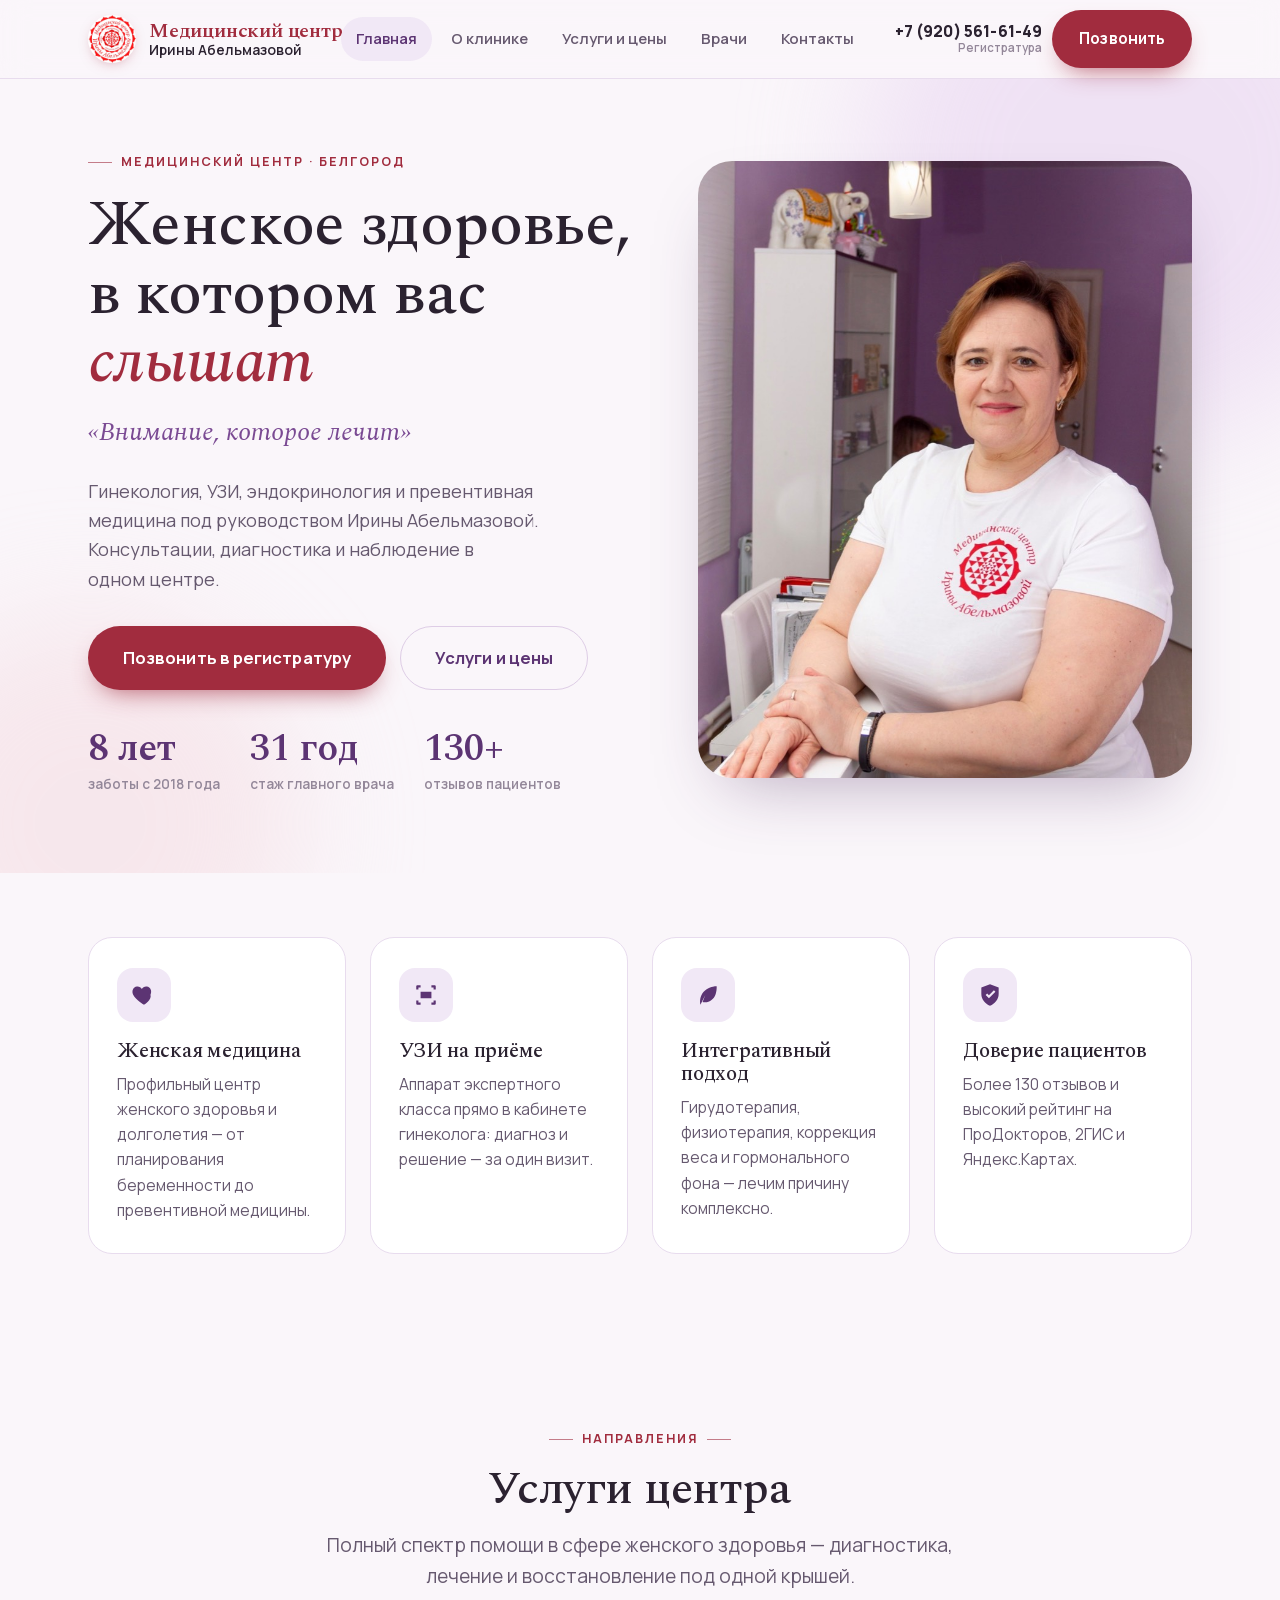
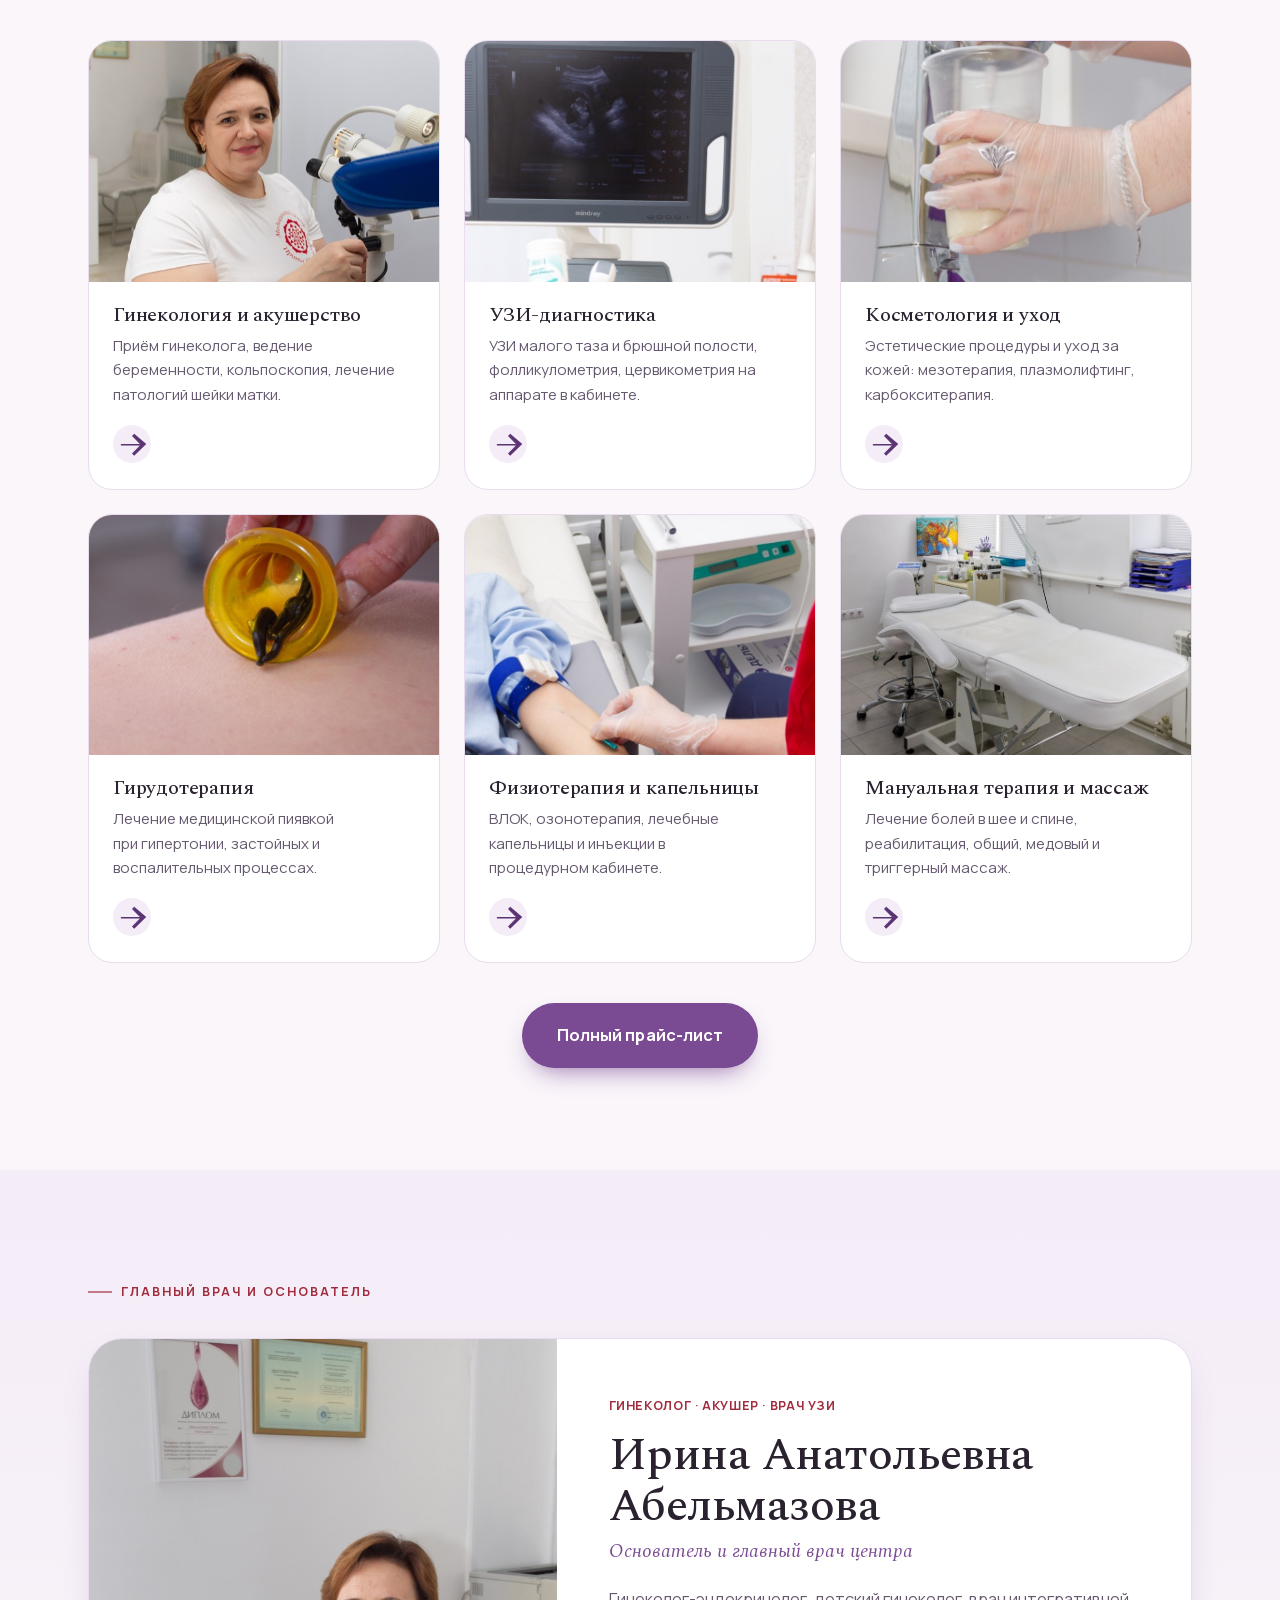
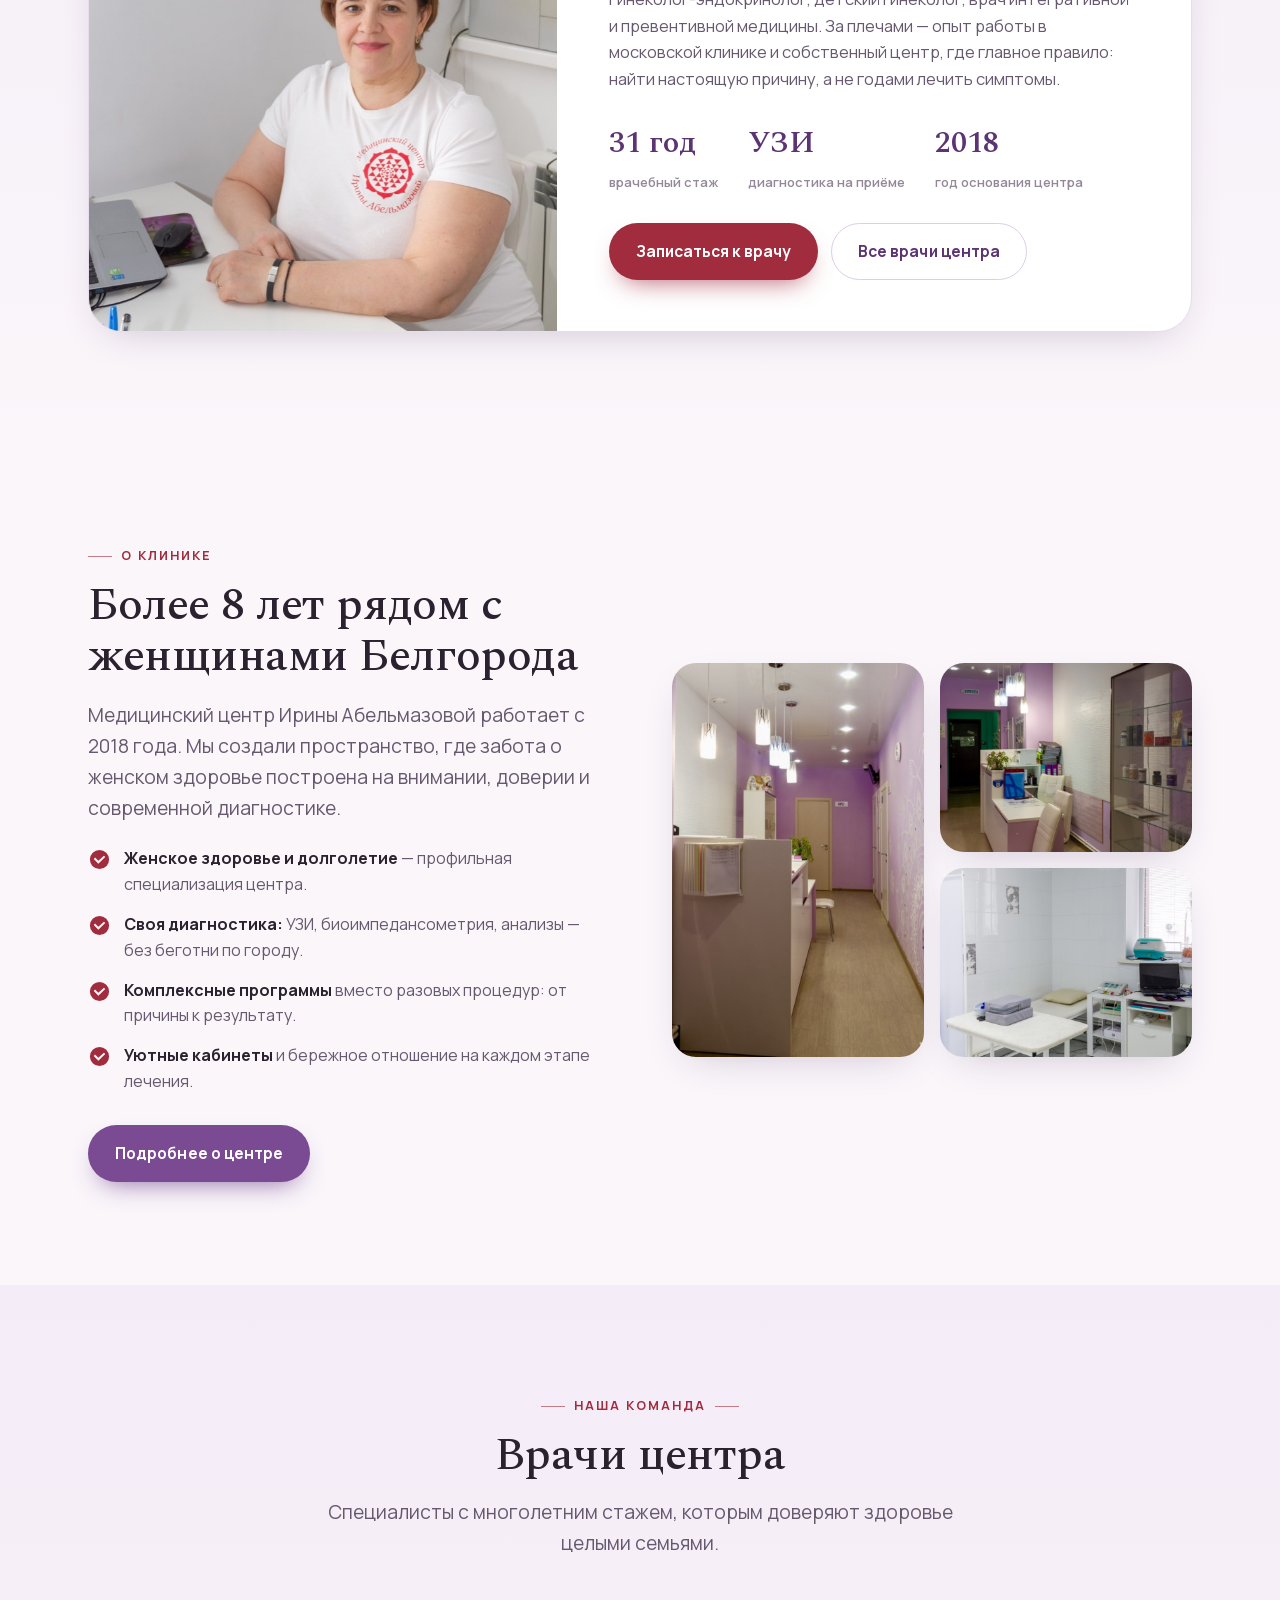
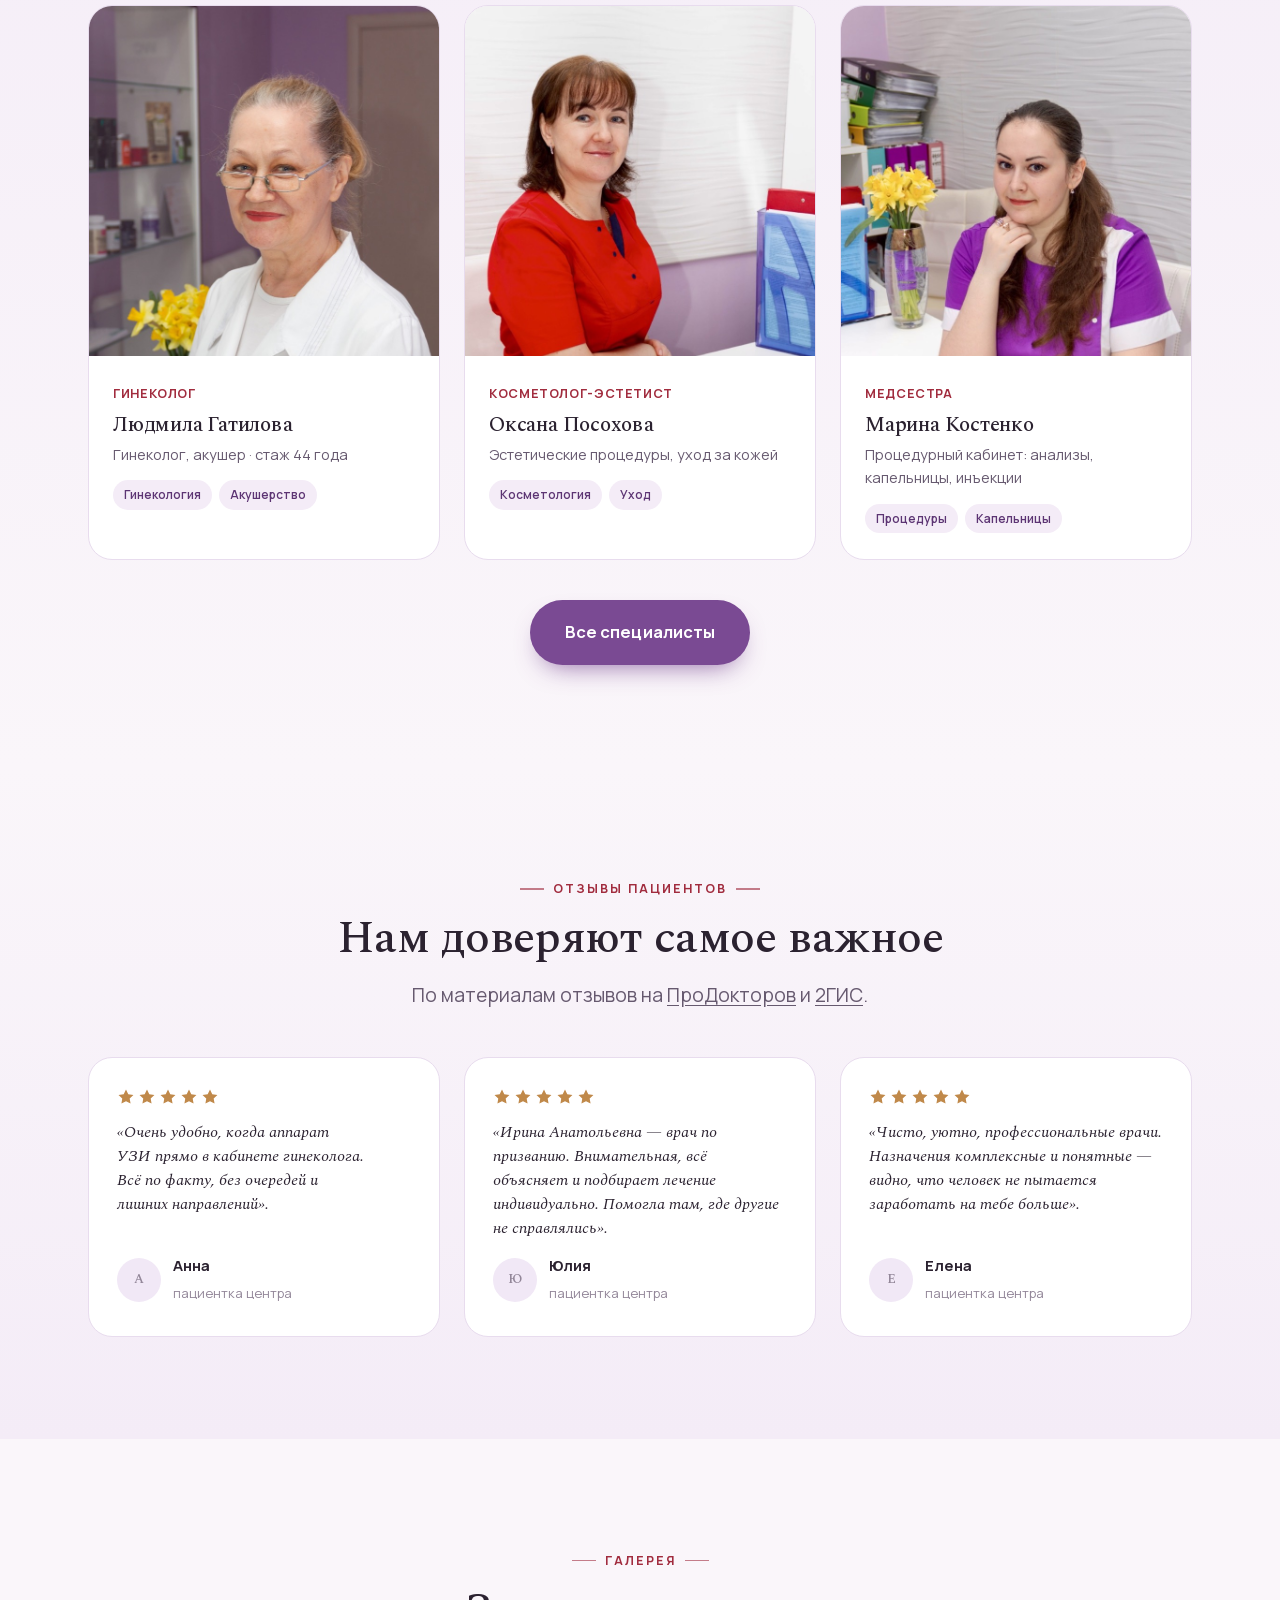
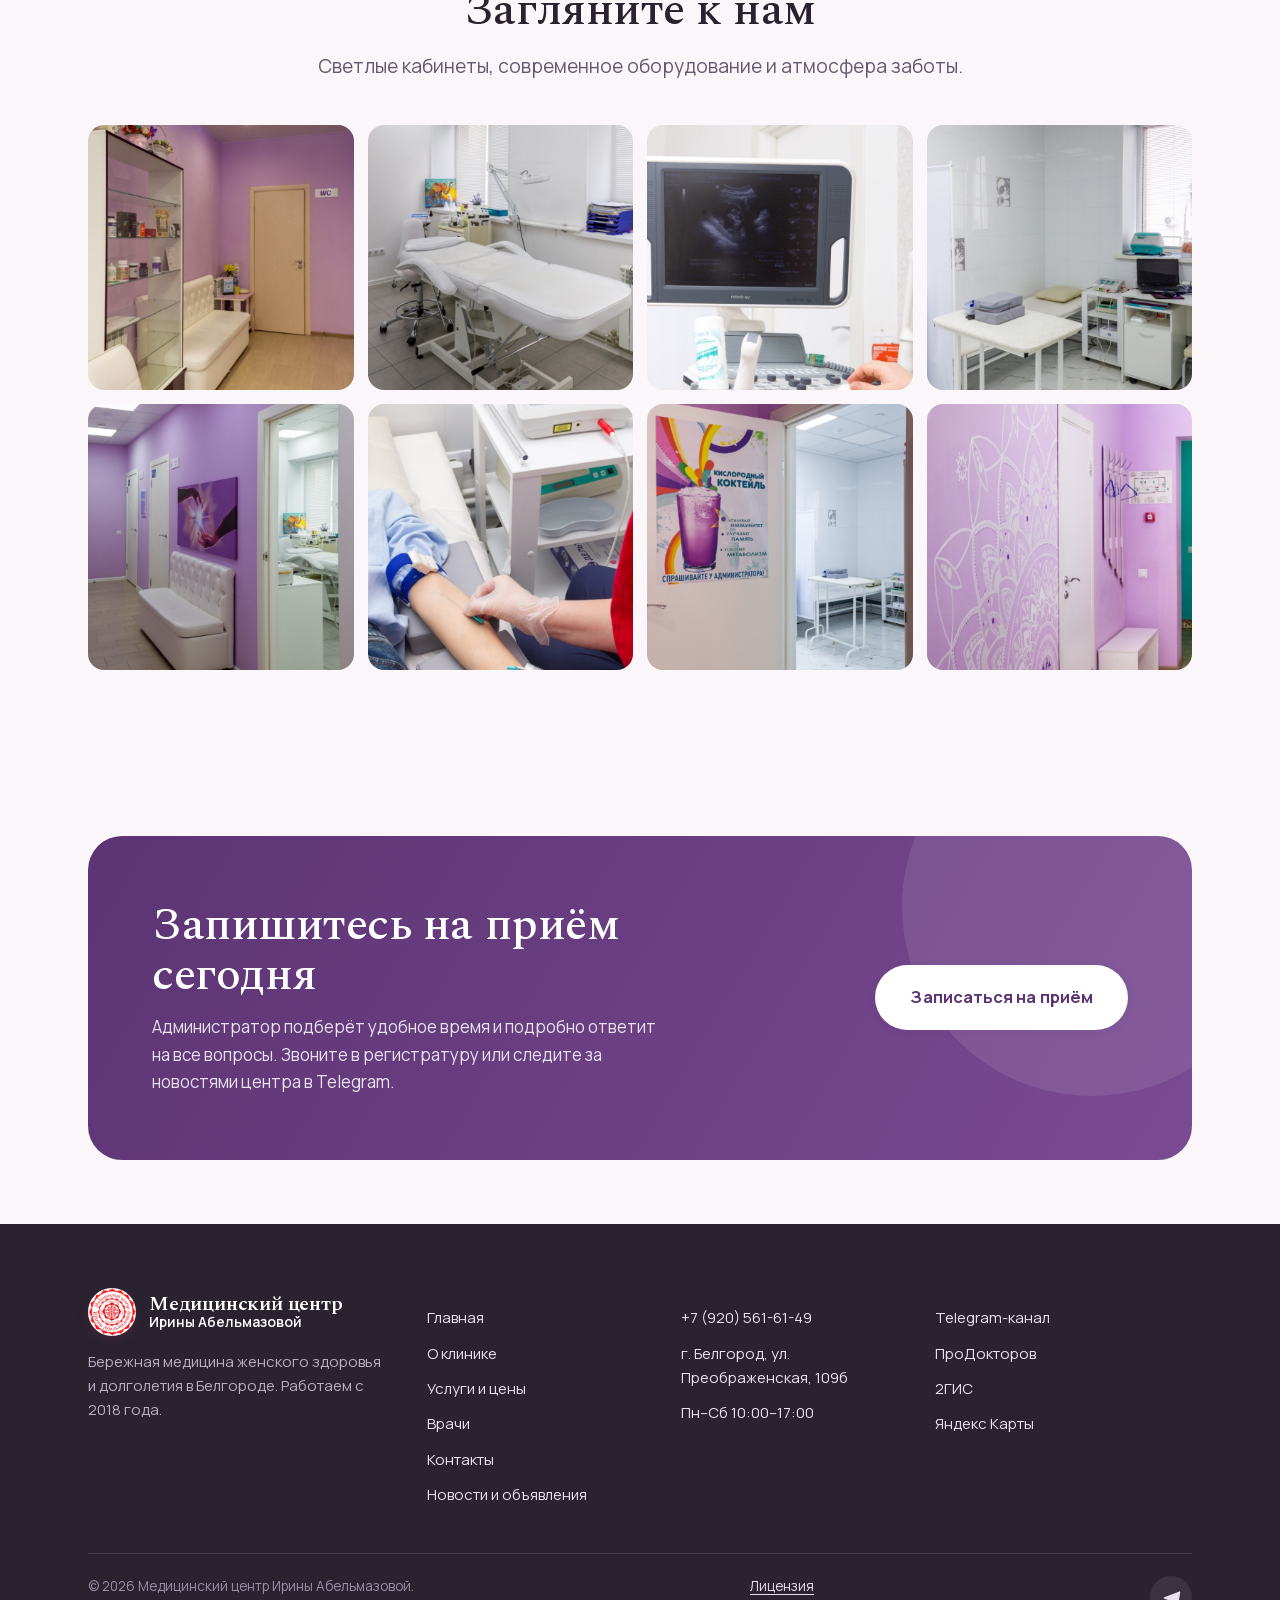
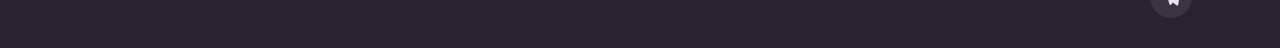
<file: abelmazova-site/site/index.html>
<!doctype html>
<html lang="ru">
<head>
  <meta charset="utf-8">
  <meta name="viewport" content="width=device-width, initial-scale=1">
  <title>Медицинский центр Ирины Абельмазовой</title>
  <meta name="description" content="Медицинский центр Ирины Абельмазовой в Белгороде. Гинекология, УЗИ, специалисты и запись через регистратуру.">
  <link rel="icon" href="./assets/img/znachok.jpg">
  <link rel="stylesheet" href="./assets/site.css">
  <script defer src="./assets/icons.js"></script>
  <script defer src="./assets/dannye.js"></script>
  <script defer src="./assets/site.js"></script>
</head>
<body>
<header class="site-header">
  <div class="container nav">
    <a class="brand" href="./" aria-label="На главную">
      <img class="brand__logo" src="./assets/img/logo.jpg" alt="">
      <span class="brand__txt">
        <span class="brand__title">Медицинский центр</span>
        <span class="brand__org">Ирины Абельмазовой</span>
      </span>
    </a>
    <nav id="primary-nav" class="nav__links" aria-label="Основные разделы"><a href="./" class="is-active" aria-current="page">Главная</a><a href="./o-klinike/">О клинике</a><a href="./uslugi/">Услуги и цены</a><a href="./vrachi/">Врачи</a><a href="./kontakty/">Контакты</a></nav>
    <div class="nav__cta">
      <a class="nav__phone" href="tel:+79205616149" data-phone="phone"><b data-contact="phone">+7 (920) 561-61-49</b><span>Регистратура</span></a>
      <a class="btn btn--bordo" href="tel:+79205616149" data-phone="phone" data-book>Позвонить</a>
      <button type="button" class="burger" aria-label="Меню" aria-expanded="false" aria-controls="primary-nav" data-burger><span></span></button>
    </div>
  </div>
</header>
<div class="site-notice" data-site-notice data-news-url="./novosti/" hidden></div>
<main>
<!-- ============ HERO ============ -->
<section class="hero" data-screen-label="Главная / Hero">
  <div class="hero__bg"><span class="hero__blob b1"></span><span class="hero__blob b2"></span></div>
  <div class="container hero__inner">
    <div class="hero__copy">
      <span class="eyebrow hero__eyebrow">Медицинский центр · Белгород</span>
      <h1>Женское здоровье,<br>в котором вас <em>слышат</em></h1>
      <span class="hero__slogan">«Внимание, которое лечит»</span>
      <p class="hero__desc">Гинекология, УЗИ, эндокринология и превентивная медицина под руководством Ирины Абельмазовой. Консультации, диагностика и наблюдение в одном центре.</p>
      <div class="hero__actions">
        <a class="btn btn--bordo btn--lg" href="tel:+79205616149" data-phone="phone" data-book>Позвонить в регистратуру</a>
        <a class="btn btn--ghost btn--lg" href="./uslugi/">Услуги и цены</a>
      </div>
      <div class="hero__stats">
        <div class="hero__stat"><b>8 лет</b><span>заботы с 2018 года</span></div>
        <div class="hero__stat"><b>31 год</b><span>стаж главного врача</span></div>
        <div class="hero__stat"><b>130+</b><span>отзывов пациентов</span></div>
      </div>
    </div>
    <div class="hero__media">
      <div class="hero__photo"><img src="./assets/img/irina-abelmazova.jpg" fetchpriority="high" srcset="./assets/img/irina-abelmazova-560.jpg 403w, ./assets/img/irina-abelmazova.jpg 806w" sizes="(max-width: 560px) 92vw, (max-width: 1024px) 52vw, 520px" decoding="async" alt="Ирина Абельмазова, главный врач центра" style="object-position:center 22%"></div>
    </div>
  </div>
</section>

<!-- ============ TRUST FEATURES ============ -->
<section class="section section--tight">
  <div class="container grid grid-4">
    <div class="feature reveal">
      <div class="feature__ic" data-ic="heart"></div>
      <h3>Женская медицина</h3>
      <p>Профильный центр женского здоровья и долголетия — от планирования беременности до превентивной медицины.</p>
    </div>
    <div class="feature reveal">
      <div class="feature__ic" data-ic="scan"></div>
      <h3>УЗИ на приёме</h3>
      <p>Аппарат экспертного класса прямо в кабинете гинеколога: диагноз и решение — за один визит.</p>
    </div>
    <div class="feature reveal">
      <div class="feature__ic" data-ic="leaf"></div>
      <h3>Интегративный подход</h3>
      <p>Гирудотерапия, физиотерапия, коррекция веса и гормонального фона — лечим причину комплексно.</p>
    </div>
    <div class="feature reveal">
      <div class="feature__ic" data-ic="shield"></div>
      <h3>Доверие пациентов</h3>
      <p>Более 130 отзывов и высокий рейтинг на ПроДокторов, 2ГИС и Яндекс.Картах.</p>
    </div>
  </div>
</section>

<!-- ============ SERVICES PREVIEW ============ -->
<section class="section" id="uslugi">
  <div class="container">
    <div class="sec-head sec-head--center reveal">
      <span class="eyebrow eyebrow--center">Направления</span>
      <h2>Услуги центра</h2>
      <p class="lead">Полный спектр помощи в сфере женского здоровья — диагностика, лечение и восстановление под одной крышей.</p>
    </div>
    <div class="grid grid-3" style="margin-top:48px">
      <a class="card svc reveal" href="./uslugi/#ginekologiya">
        <div class="svc__img"><img src="./assets/img/ginekologiya.jpg" loading="lazy" srcset="./assets/img/ginekologiya-560.jpg 560w, ./assets/img/ginekologiya.jpg 1120w" sizes="(max-width: 560px) 92vw, (max-width: 1024px) 52vw, 520px" decoding="async" alt="Гинекология и акушерство" style="object-position:center 30%"></div>
        <div class="svc__body"><h3>Гинекология и акушерство</h3>
          <p>Приём гинеколога, ведение беременности, кольпоскопия, лечение патологий шейки матки.</p>
          <div class="svc__foot"><span class="svc__arrow" data-ic="arrow"></span></div>
        </div>
      </a>
      <a class="card svc reveal" href="./uslugi/#uzi">
        <div class="svc__img"><img src="./assets/img/uzi.jpg" loading="lazy" srcset="./assets/img/uzi-560.jpg 373w, ./assets/img/uzi.jpg 746w" sizes="(max-width: 560px) 92vw, (max-width: 1024px) 52vw, 520px" decoding="async" alt="УЗИ-диагностика"></div>
        <div class="svc__body"><h3>УЗИ-диагностика</h3>
          <p>УЗИ малого таза и брюшной полости, фолликулометрия, цервикометрия на аппарате в кабинете.</p>
          <div class="svc__foot"><span class="svc__arrow" data-ic="arrow"></span></div>
        </div>
      </a>
      <a class="card svc reveal" href="./uslugi/#kosmetologiya">
        <div class="svc__img"><img src="./assets/img/kosmetologiya.jpg" loading="lazy" srcset="./assets/img/kosmetologiya-560.jpg 373w, ./assets/img/kosmetologiya.jpg 746w" sizes="(max-width: 560px) 92vw, (max-width: 1024px) 52vw, 520px" decoding="async" alt="Косметология и уход за кожей"></div>
        <div class="svc__body"><h3>Косметология и уход</h3>
          <p>Эстетические процедуры и уход за кожей: мезотерапия, плазмолифтинг, карбокситерапия.</p>
          <div class="svc__foot"><span class="svc__arrow" data-ic="arrow"></span></div>
        </div>
      </a>
      <a class="card svc reveal" href="./uslugi/#girudoterapiya">
        <div class="svc__img"><img src="./assets/img/girudoterapiya.jpg" loading="lazy" srcset="./assets/img/girudoterapiya-560.jpg 373w, ./assets/img/girudoterapiya.jpg 746w" sizes="(max-width: 560px) 92vw, (max-width: 1024px) 52vw, 520px" decoding="async" alt="Гирудотерапия"></div>
        <div class="svc__body"><h3>Гирудотерапия</h3>
          <p>Лечение медицинской пиявкой при гипертонии, застойных и воспалительных процессах.</p>
          <div class="svc__foot"><span class="svc__arrow" data-ic="arrow"></span></div>
        </div>
      </a>
      <a class="card svc reveal" href="./uslugi/#fizioterapiya">
        <div class="svc__img"><img src="./assets/img/kapelnitsy.jpg" loading="lazy" srcset="./assets/img/kapelnitsy-560.jpg 373w, ./assets/img/kapelnitsy.jpg 746w" sizes="(max-width: 560px) 92vw, (max-width: 1024px) 52vw, 520px" decoding="async" alt="Физиотерапия и капельницы"></div>
        <div class="svc__body"><h3>Физиотерапия и капельницы</h3>
          <p>ВЛОК, озонотерапия, лечебные капельницы и инъекции в процедурном кабинете.</p>
          <div class="svc__foot"><span class="svc__arrow" data-ic="arrow"></span></div>
        </div>
      </a>
      <a class="card svc reveal" href="./uslugi/#massazh">
        <div class="svc__img"><img src="./assets/img/massazh.jpg" loading="lazy" srcset="./assets/img/massazh-560.jpg 373w, ./assets/img/massazh.jpg 747w" sizes="(max-width: 560px) 92vw, (max-width: 1024px) 52vw, 520px" decoding="async" alt="Мануальная терапия и массаж" style="object-position:center 55%"></div>
        <div class="svc__body"><h3>Мануальная терапия и массаж</h3>
          <p>Лечение болей в шее и спине, реабилитация, общий, медовый и триггерный массаж.</p>
          <div class="svc__foot"><span class="svc__arrow" data-ic="arrow"></span></div>
        </div>
      </a>
    </div>
    <div style="text-align:center;margin-top:40px" class="reveal">
      <a class="btn btn--primary btn--lg" href="./uslugi/">Полный прайс-лист</a>
    </div>
  </div>
</section>

<!-- ============ CHIEF DOCTOR ============ -->
<section class="section about" id="glavvrach">
  <div class="container">
    <div class="sec-head reveal" style="margin-bottom:36px">
      <span class="eyebrow">Главный врач и основатель</span>
    </div>
    <div class="chief reveal">
      <div class="chief__card">
        <div class="chief__img"><img src="./assets/img/irina-abelmazova-portret.jpg" loading="lazy" srcset="./assets/img/irina-abelmazova-portret-560.jpg 373w, ./assets/img/irina-abelmazova-portret.jpg 746w" sizes="(max-width: 560px) 92vw, (max-width: 1024px) 52vw, 520px" decoding="async" alt="Ирина Анатольевна Абельмазова" style="object-position:center 28%"></div>
        <div class="chief__body">
          <span class="doc__spec">Гинеколог · акушер · врач УЗИ</span>
          <h2>Ирина Анатольевна Абельмазова</h2>
          <span class="chief__role">Основатель и главный врач центра</span>
          <p>Гинеколог-эндокринолог, детский гинеколог, врач интегративной и превентивной медицины. За плечами — опыт работы в московской клинике и собственный центр, где главное правило: найти настоящую причину, а не годами лечить симптомы.</p>
          <div class="chief__meta">
            <div><b>31 год</b><span>врачебный стаж</span></div>
            <div><b>УЗИ</b><span>диагностика на приёме</span></div>
            <div><b>2018</b><span>год основания центра</span></div>
          </div>
          <div style="margin-top:28px;display:flex;gap:13px;flex-wrap:wrap">
            <a class="btn btn--bordo" href="tel:+79205616149" data-phone="phone" data-book>Записаться к врачу</a>
            <a class="btn btn--ghost" href="./vrachi/">Все врачи центра</a>
          </div>
        </div>
      </div>
    </div>
  </div>
</section>

<!-- ============ ABOUT ============ -->
<section class="section" id="o-klinike">
  <div class="container about__inner">
    <div class="reveal">
      <span class="eyebrow">О клинике</span>
      <h2 style="margin-top:14px">Более 8 лет рядом с женщинами Белгорода</h2>
      <p class="lead" style="margin-top:18px">Медицинский центр Ирины Абельмазовой работает с 2018 года. Мы создали пространство, где забота о женском здоровье построена на внимании, доверии и современной диагностике.</p>
      <ul class="about__list">
        <li><span data-ic="check"></span><span><b>Женское здоровье и долголетие</b> — профильная специализация центра.</span></li>
        <li><span data-ic="check"></span><span><b>Своя диагностика:</b> УЗИ, биоимпедансометрия, анализы — без беготни по городу.</span></li>
        <li><span data-ic="check"></span><span><b>Комплексные программы</b> вместо разовых процедур: от причины к результату.</span></li>
        <li><span data-ic="check"></span><span><b>Уютные кабинеты</b> и бережное отношение на каждом этапе лечения.</span></li>
      </ul>
      <div style="margin-top:30px">
        <a class="btn btn--primary" href="./o-klinike/">Подробнее о центре</a>
      </div>
    </div>
    <div class="about__media reveal">
      <img src="./assets/img/holl.jpg" loading="lazy" srcset="./assets/img/holl-560.jpg 373w, ./assets/img/holl.jpg 746w" sizes="(max-width: 560px) 92vw, (max-width: 1024px) 52vw, 520px" decoding="async" alt="Интерьер центра — холл">
      <img src="./assets/img/zona-ozhidaniya.jpg" loading="lazy" srcset="./assets/img/zona-ozhidaniya-560.jpg 373w, ./assets/img/zona-ozhidaniya.jpg 746w" sizes="(max-width: 560px) 92vw, (max-width: 1024px) 52vw, 520px" decoding="async" alt="Зона ожидания">
      <img src="./assets/img/kabinet.jpg" loading="lazy" srcset="./assets/img/kabinet-560.jpg 373w, ./assets/img/kabinet.jpg 746w" sizes="(max-width: 560px) 92vw, (max-width: 1024px) 52vw, 520px" decoding="async" alt="Кабинет центра">
    </div>
  </div>
</section>

<!-- ============ DOCTORS PREVIEW ============ -->
<section class="section about" id="vrachi">
  <div class="container">
    <div class="sec-head sec-head--center reveal">
      <span class="eyebrow eyebrow--center">Наша команда</span>
      <h2>Врачи центра</h2>
      <p class="lead">Специалисты с многолетним стажем, которым доверяют здоровье целыми семьями.</p>
    </div>
    <div class="grid grid-3" style="margin-top:46px">
      <article class="card doc reveal">
        <div class="doc__img"><img src="./assets/img/lyudmila-gatilova.jpg" loading="lazy" srcset="./assets/img/lyudmila-gatilova-560.jpg 373w, ./assets/img/lyudmila-gatilova.jpg 746w" sizes="(max-width: 560px) 92vw, (max-width: 1024px) 52vw, 520px" decoding="async" alt="Людмила Гатилова"></div>
        <div class="doc__body"><span class="doc__spec">Гинеколог</span><h3>Людмила Гатилова</h3>
          <p class="doc__exp">Гинеколог, акушер · стаж 44 года</p>
          <div class="doc__tags"><span>Гинекология</span><span>Акушерство</span></div>
        </div>
      </article>
      <article class="card doc reveal">
        <div class="doc__img"><img src="./assets/img/oksana-posokhova.jpg" loading="lazy" srcset="./assets/img/oksana-posokhova-560.jpg 373w, ./assets/img/oksana-posokhova.jpg 746w" sizes="(max-width: 560px) 92vw, (max-width: 1024px) 52vw, 520px" decoding="async" alt="Оксана Посохова"></div>
        <div class="doc__body"><span class="doc__spec">Косметолог-эстетист</span><h3>Оксана Посохова</h3>
          <p class="doc__exp">Эстетические процедуры, уход за кожей</p>
          <div class="doc__tags"><span>Косметология</span><span>Уход</span></div>
        </div>
      </article>
      <article class="card doc reveal">
        <div class="doc__img"><img src="./assets/img/marina-kostenko.jpg" loading="lazy" srcset="./assets/img/marina-kostenko-560.jpg 373w, ./assets/img/marina-kostenko.jpg 746w" sizes="(max-width: 560px) 92vw, (max-width: 1024px) 52vw, 520px" decoding="async" alt="Марина Костенко"></div>
        <div class="doc__body"><span class="doc__spec">Медсестра</span><h3>Марина Костенко</h3>
          <p class="doc__exp">Процедурный кабинет: анализы, капельницы, инъекции</p>
          <div class="doc__tags"><span>Процедуры</span><span>Капельницы</span></div>
        </div>
      </article>
    </div>
    <div style="text-align:center;margin-top:40px" class="reveal">
      <a class="btn btn--primary btn--lg" href="./vrachi/">Все специалисты</a>
    </div>
  </div>
</section>

<!-- ============ REVIEWS ============ -->
<section class="section reviews" id="otzyvy">
  <div class="container">
    <div class="sec-head sec-head--center reveal">
      <span class="eyebrow eyebrow--center">Отзывы пациентов</span>
      <h2>Нам доверяют самое важное</h2>
      <p class="lead">По материалам отзывов на <a href="https://prodoctorov.ru/belgorod/lpu/59833-medicinskiy-centr-iriny-abelmazovoy/otzivi/" target="_blank" rel="noopener" class="review-source">ПроДокторов</a> и <a href="https://2gis.ru/belgorod/firm/70000001034007109" target="_blank" rel="noopener" class="review-source">2ГИС</a>.</p>
    </div>
    <div class="grid grid-3" style="margin-top:46px">
      <div class="review reveal">
        <div class="review__stars" data-ic="stars5"></div>
        <p>«Очень удобно, когда аппарат УЗИ прямо в кабинете гинеколога. Всё по факту, без очередей и лишних направлений».</p>
        <div class="review__who"><span class="review__av">А</span><div><b>Анна</b><span>пациентка центра</span></div></div>
      </div>
      <div class="review reveal">
        <div class="review__stars" data-ic="stars5"></div>
        <p>«Ирина Анатольевна — врач по призванию. Внимательная, всё объясняет и подбирает лечение индивидуально. Помогла там, где другие не справлялись».</p>
        <div class="review__who"><span class="review__av">Ю</span><div><b>Юлия</b><span>пациентка центра</span></div></div>
      </div>
      <div class="review reveal">
        <div class="review__stars" data-ic="stars5"></div>
        <p>«Чисто, уютно, профессиональные врачи. Назначения комплексные и понятные — видно, что человек не пытается заработать на тебе больше».</p>
        <div class="review__who"><span class="review__av">Е</span><div><b>Елена</b><span>пациентка центра</span></div></div>
      </div>
    </div>
  </div>
</section>

<!-- ============ GALLERY PREVIEW ============ -->
<section class="section" id="galereya">
  <div class="container">
    <div class="sec-head sec-head--center reveal">
      <span class="eyebrow eyebrow--center">Галерея</span>
      <h2>Загляните к нам</h2>
      <p class="lead">Светлые кабинеты, современное оборудование и атмосфера заботы.</p>
    </div>
    <div class="gallery reveal" style="margin-top:42px">
      <a href="./assets/img/interer.jpg" data-lb><img src="./assets/img/interer.jpg" loading="lazy" srcset="./assets/img/interer-560.jpg 373w, ./assets/img/interer.jpg 746w" sizes="(max-width: 560px) 92vw, (max-width: 1024px) 52vw, 520px" decoding="async" alt="Интерьер центра"></a>
      <a href="./assets/img/protsedurnyy-kabinet.jpg" data-lb><img src="./assets/img/protsedurnyy-kabinet.jpg" loading="lazy" srcset="./assets/img/protsedurnyy-kabinet-560.jpg 373w, ./assets/img/protsedurnyy-kabinet.jpg 746w" sizes="(max-width: 560px) 92vw, (max-width: 1024px) 52vw, 520px" decoding="async" alt="Процедурный кабинет"></a>
      <a href="./assets/img/uzi.jpg" data-lb><img src="./assets/img/uzi.jpg" loading="lazy" srcset="./assets/img/uzi-560.jpg 373w, ./assets/img/uzi.jpg 746w" sizes="(max-width: 560px) 92vw, (max-width: 1024px) 52vw, 520px" decoding="async" alt="УЗИ-аппарат"></a>
      <a href="./assets/img/kabinet.jpg" data-lb><img src="./assets/img/kabinet.jpg" loading="lazy" srcset="./assets/img/kabinet-560.jpg 373w, ./assets/img/kabinet.jpg 746w" sizes="(max-width: 560px) 92vw, (max-width: 1024px) 52vw, 520px" decoding="async" alt="Кабинет"></a>
      <a href="./assets/img/interer-kabineta.jpg" data-lb><img src="./assets/img/interer-kabineta.jpg" loading="lazy" srcset="./assets/img/interer-kabineta-560.jpg 373w, ./assets/img/interer-kabineta.jpg 746w" sizes="(max-width: 560px) 92vw, (max-width: 1024px) 52vw, 520px" decoding="async" alt="Интерьер"></a>
      <a href="./assets/img/kapelnitsy.jpg" data-lb><img src="./assets/img/kapelnitsy.jpg" loading="lazy" srcset="./assets/img/kapelnitsy-560.jpg 373w, ./assets/img/kapelnitsy.jpg 746w" sizes="(max-width: 560px) 92vw, (max-width: 1024px) 52vw, 520px" decoding="async" alt="Капельницы"></a>
      <a href="./assets/img/kabinet-tsentra.jpg" data-lb><img src="./assets/img/kabinet-tsentra.jpg" loading="lazy" srcset="./assets/img/kabinet-tsentra-560.jpg 373w, ./assets/img/kabinet-tsentra.jpg 746w" sizes="(max-width: 560px) 92vw, (max-width: 1024px) 52vw, 520px" decoding="async" alt="Кабинет"></a>
      <a href="./assets/img/koridor.jpg" data-lb><img src="./assets/img/koridor.jpg" loading="lazy" srcset="./assets/img/koridor-560.jpg 373w, ./assets/img/koridor.jpg 746w" sizes="(max-width: 560px) 92vw, (max-width: 1024px) 52vw, 520px" decoding="async" alt="Коридор центра"></a>
    </div>
  </div>
</section>

<!-- ============ CTA ============ -->
<section class="section section--tight">
  <div class="container">
    <div class="cta reveal">
      <div class="cta__inner">
        <div>
          <h2>Запишитесь на приём сегодня</h2>
          <p>Администратор подберёт удобное время и подробно ответит на все вопросы. Звоните в регистратуру или следите за новостями центра в Telegram.</p>
        </div>
        <div class="cta__actions">
          <a class="btn btn--light btn--lg" href="tel:+79205616149" data-phone="phone" data-book>Записаться на приём</a>
        </div>
      </div>
    </div>
  </div>
</section>
</main>
<footer class="site-footer">
  <div class="container">
    <div class="footer__grid">
      <div class="footer__brand">
        <div class="brand">
          <img class="brand__logo" src="./assets/img/logo.jpg" alt="" loading="lazy">
          <span class="brand__txt">
            <span class="brand__title" style="color:#fff">Медицинский центр</span>
            <span class="brand__org" style="color:#fff">Ирины Абельмазовой</span>
          </span>
        </div>
        <p>Бережная медицина женского здоровья и долголетия в Белгороде. Работаем с 2018 года.</p>
      </div>
      <div><h4>Разделы</h4><div class="footer__list"><a href="./">Главная</a><a href="./o-klinike/">О клинике</a><a href="./uslugi/">Услуги и цены</a><a href="./vrachi/">Врачи</a><a href="./kontakty/">Контакты</a><a href="./novosti/">Новости и объявления</a></div></div>
      <div><h4>Контакты</h4><div class="footer__list">
        <a href="tel:+79205616149" data-phone="phone" data-contact="phone">+7 (920) 561-61-49</a>
        <a href="./kontakty/" data-contact="address">г. Белгород, ул. Преображенская, 109б</a>
        <span data-contact="hours">Пн–Сб 10:00–17:00</span>
      </div></div>
      <div><h4>Мы в сети</h4><div class="footer__list">
        <a href="https://t.me/MCAbelmazova" target="_blank" rel="noopener">Telegram-канал</a>
        <a href="https://prodoctorov.ru/belgorod/lpu/59833-medicinskiy-centr-iriny-abelmazovoy/" target="_blank" rel="noopener">ПроДокторов</a>
        <a href="https://2gis.ru/belgorod/firm/70000001034007109" target="_blank" rel="noopener">2ГИС</a>
        <a href="https://yandex.ru/maps/org/meditsinskiy_tsentr_iriny_abelmazovoy/186025209132/" target="_blank" rel="noopener">Яндекс Карты</a>
      </div></div>
    </div>
    <div class="footer__bottom">
      <span>© <span data-year>2026</span> Медицинский центр Ирины Абельмазовой.</span>
      <a class="footer__license" href="./licenziya/">Лицензия</a>
      <div class="footer__social"><a href="https://t.me/MCAbelmazova" target="_blank" rel="noopener" aria-label="Канал в Telegram" data-ic="tg"></a></div>
    </div>
  </div>
</footer>
<dialog class="booking-dialog" id="booking" aria-labelledby="booking-title">
  <div class="modal__card">
    <form method="dialog"><button class="modal__close" aria-label="Закрыть" autofocus>×</button></form>
    <img class="modal__logo" src="./assets/img/logo.jpg" alt="" loading="lazy">
    <h3 id="booking-title">Запись по телефону</h3>
    <p data-booking-message>Администратор подберёт удобное время и ответит на вопросы.</p>
    <a class="modal__phone" href="tel:+79205616149" data-phone="phone" data-contact="phone">+7 (920) 561-61-49</a>
    <div class="modal__hours" data-contact="hours">Пн–Сб 10:00–17:00</div>
    <div class="modal__actions">
      <a class="btn btn--primary btn--lg btn--block" href="tel:+79205616149" data-phone="phone"><span data-ic="phone"></span> Позвонить в регистратуру</a>
    </div>
  </div>
</dialog>
</body>
</html>
</file>
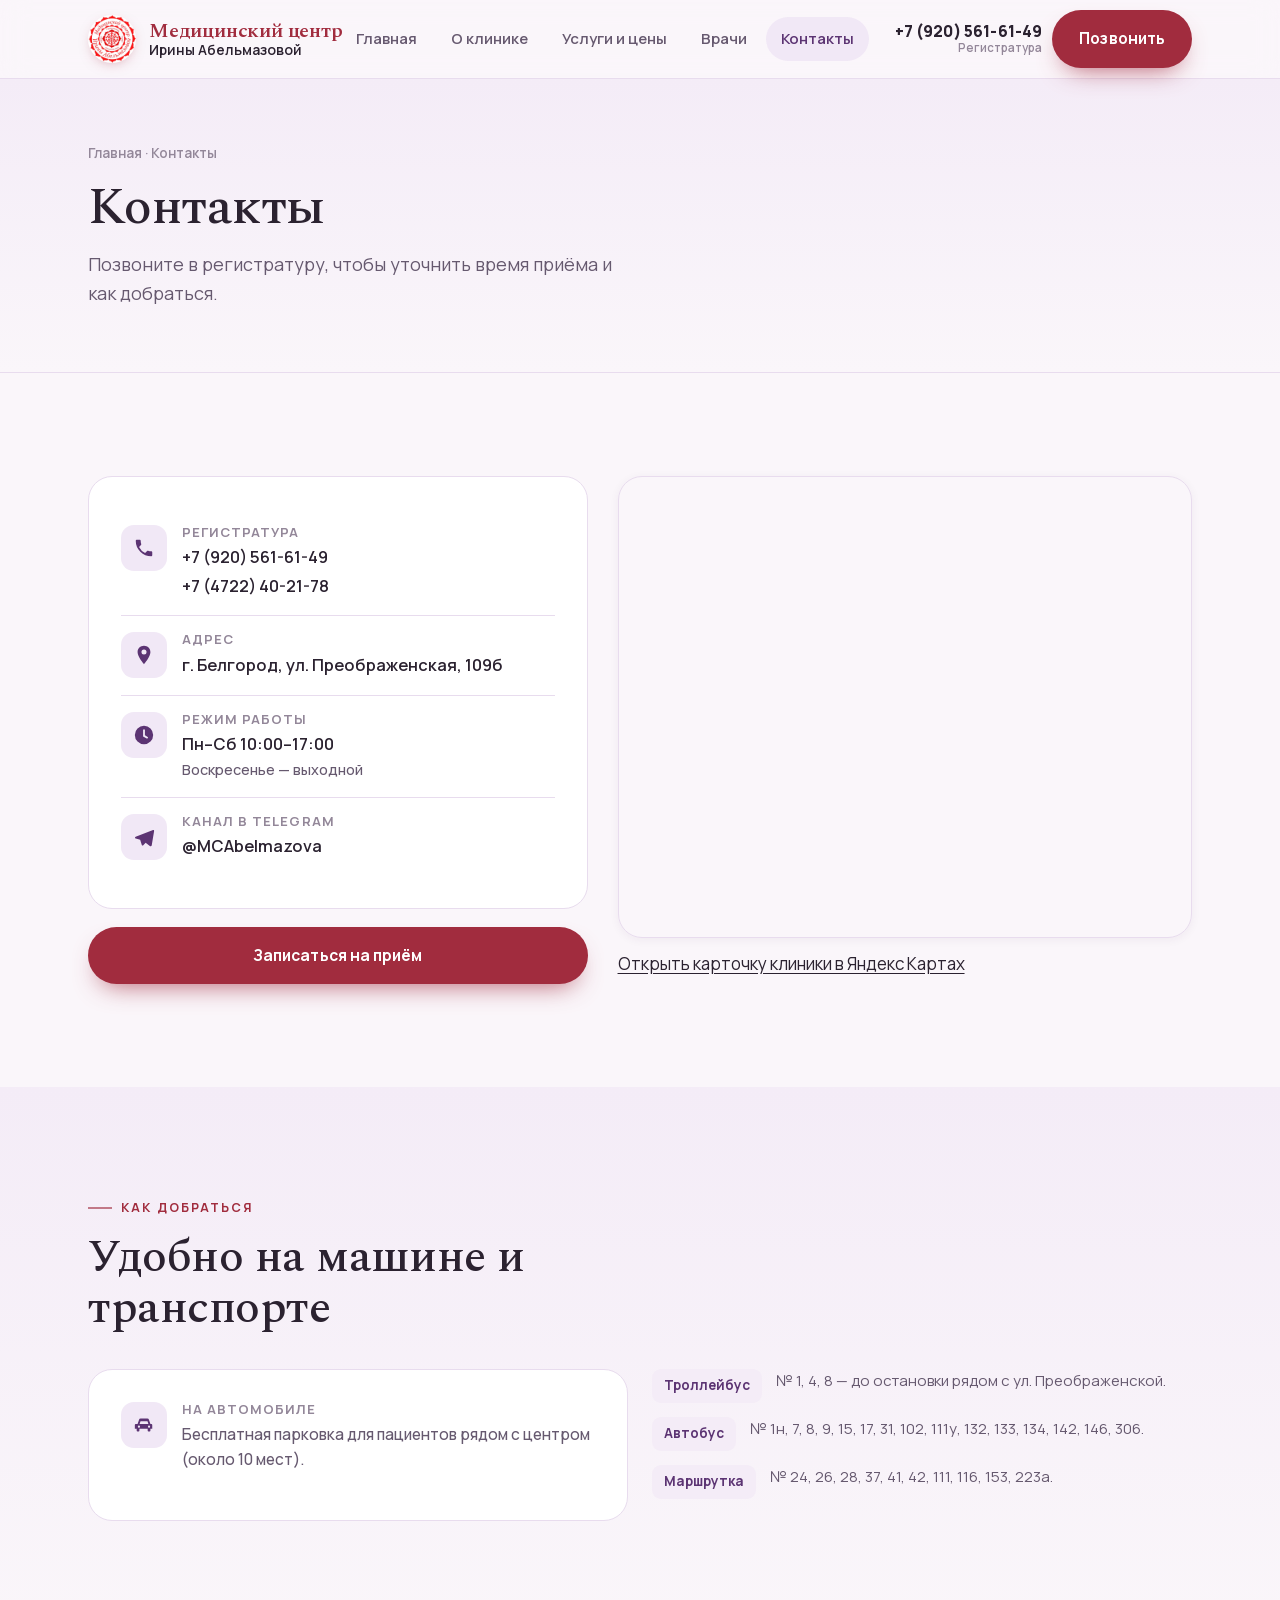
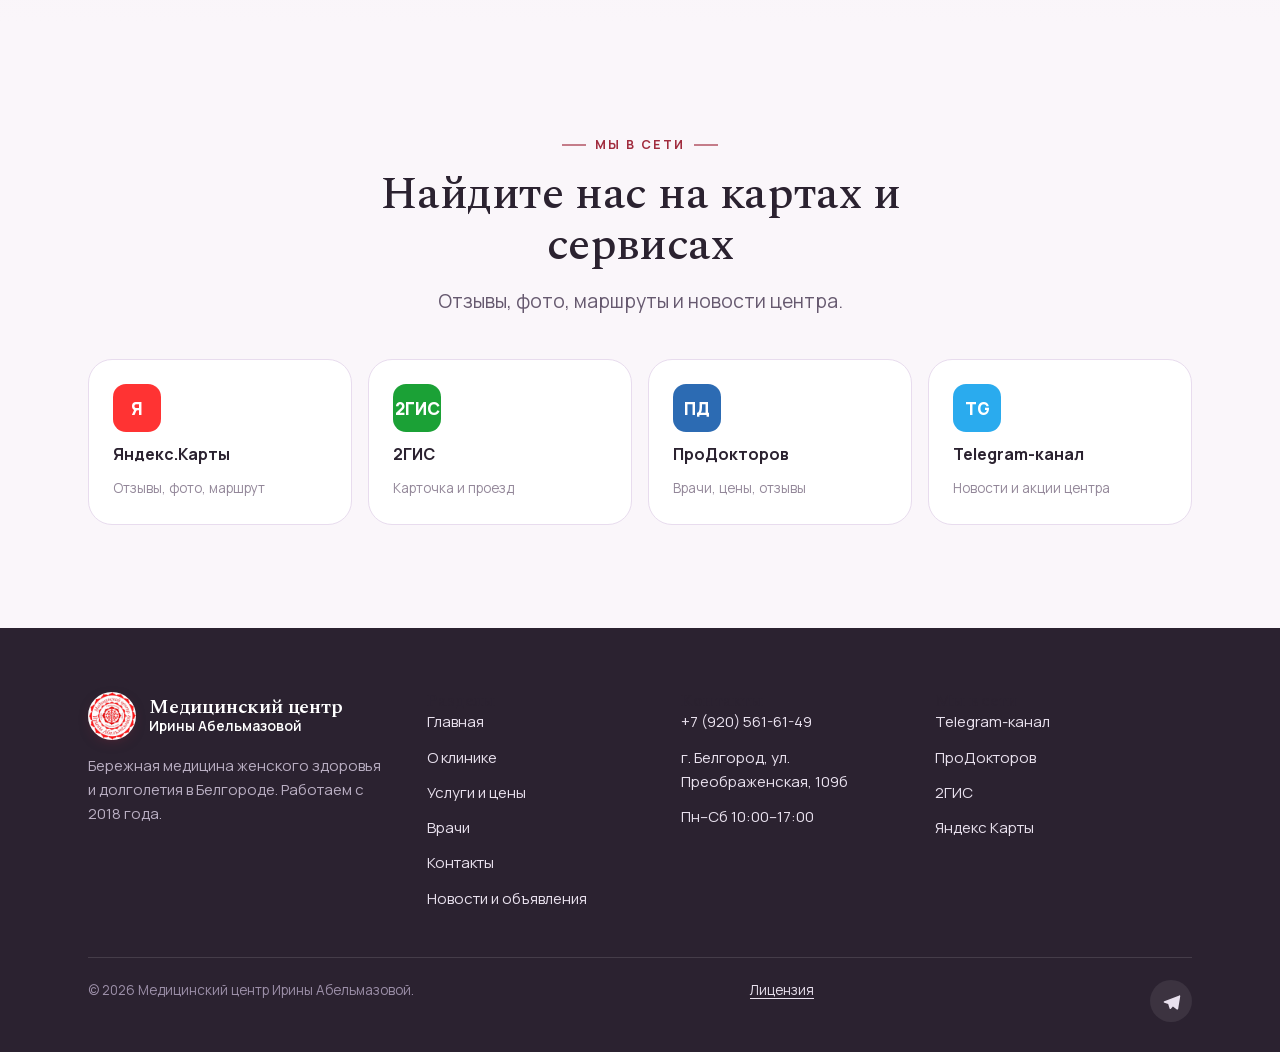
<file: abelmazova-site/site/kontakty/index.html>
<!doctype html>
<html lang="ru">
<head>
  <meta charset="utf-8">
  <meta name="viewport" content="width=device-width, initial-scale=1">
  <title>Контакты — Медицинский центр Ирины Абельмазовой</title>
  <meta name="description" content="Телефоны регистратуры, график работы и карта медицинского центра Ирины Абельмазовой в Белгороде.">
  <link rel="icon" href="../assets/img/znachok.jpg">
  <link rel="stylesheet" href="../assets/site.css">
  <script defer src="../assets/icons.js"></script>
  <script defer src="../assets/dannye.js"></script>
  <script defer src="../assets/site.js"></script>
</head>
<body>
<header class="site-header">
  <div class="container nav">
    <a class="brand" href="../" aria-label="На главную">
      <img class="brand__logo" src="../assets/img/logo.jpg" alt="">
      <span class="brand__txt">
        <span class="brand__title">Медицинский центр</span>
        <span class="brand__org">Ирины Абельмазовой</span>
      </span>
    </a>
    <nav id="primary-nav" class="nav__links" aria-label="Основные разделы"><a href="../">Главная</a><a href="../o-klinike/">О клинике</a><a href="../uslugi/">Услуги и цены</a><a href="../vrachi/">Врачи</a><a href="../kontakty/" class="is-active" aria-current="page">Контакты</a></nav>
    <div class="nav__cta">
      <a class="nav__phone" href="tel:+79205616149" data-phone="phone"><b data-contact="phone">+7 (920) 561-61-49</b><span>Регистратура</span></a>
      <a class="btn btn--bordo" href="tel:+79205616149" data-phone="phone" data-book>Позвонить</a>
      <button type="button" class="burger" aria-label="Меню" aria-expanded="false" aria-controls="primary-nav" data-burger><span></span></button>
    </div>
  </div>
</header>
<div class="site-notice" data-site-notice data-news-url="../novosti/" hidden></div>
<main>
<section class="page-hero" data-screen-label="Контакты / Hero">
  <div class="container">
    <div class="crumbs"><a href="../">Главная</a> · Контакты</div>
    <h1>Контакты</h1>
    <p>Позвоните в регистратуру, чтобы уточнить время приёма и как добраться.</p>
  </div>
</section>

<section class="section">
  <div class="container contact__grid">
    <!-- left: details -->
    <div class="reveal">
      <div class="contact__card">
        <div class="contact__row">
          <div class="contact__ic" data-ic="phone"></div>
          <div><h4>Регистратура</h4>
            <p><a href="tel:+79205616149" data-phone="phone"><span data-contact="phone">+7 (920) 561-61-49</span></a></p>
            <p style="font-weight:500;color:var(--ink-soft);font-size:14.5px;margin-top:2px"><a href="tel:+74722402178" data-phone="phone2"><span data-contact="phone2">+7 (4722) 40-21-78</span></a></p>
          </div>
        </div>
        <div class="contact__row">
          <div class="contact__ic" data-ic="map"></div>
          <div><h4>Адрес</h4><p><span data-contact="address">г. Белгород, ул. Преображенская, 109б</span></p></div>
        </div>
        <div class="contact__row">
          <div class="contact__ic" data-ic="clock"></div>
          <div><h4>Режим работы</h4><p><span data-contact="hours">Пн–Сб 10:00–17:00</span></p><p style="font-weight:500;color:var(--ink-soft);font-size:14.5px"><span data-contact="dayoff">Воскресенье — выходной</span></p></div>
        </div>
        <div class="contact__row">
          <div class="contact__ic" data-ic="tg"></div>
          <div><h4>Канал в Telegram</h4><p><a href="https://t.me/MCAbelmazova" target="_blank" rel="noopener">@MCAbelmazova</a></p></div>
        </div>
      </div>
      <div style="margin-top:18px;display:flex;gap:12px;flex-wrap:wrap">
        <a class="btn btn--bordo btn--block" href="tel:+79205616149" data-phone="phone" data-book>Записаться на приём</a>
      </div>
    </div>

    <!-- right: map -->
    <div class="reveal">
      <div class="map-wrap">
        <iframe src="https://yandex.ru/map-widget/v1/?ll=36.576115%2C50.599971&amp;z=16&amp;pt=36.576115%2C50.599971%2Cpm2rdm" title="Карта — Медицинский центр Ирины Абельмазовой" loading="lazy" allowfullscreen=""></iframe>
      </div>
      <a class="map-link" href="https://yandex.ru/maps/org/meditsinskiy_tsentr_iriny_abelmazovoy/186025209132/" target="_blank" rel="noopener">Открыть карточку клиники в Яндекс Картах</a>
    </div>
  </div>
</section>

<!-- HOW TO GET -->
<section class="section about">
  <div class="container">
    <div class="sec-head reveal">
      <span class="eyebrow">Как добраться</span>
      <h2 style="margin-top:14px">Удобно на машине и транспорте</h2>
    </div>
    <div class="grid grid-2" style="margin-top:36px;align-items:start">
      <div class="contact__card reveal">
        <div class="contact__row" style="border:none;padding-top:0">
          <div class="contact__ic" data-ic="car"></div>
          <div><h4>На автомобиле</h4><p style="font-weight:500;color:var(--ink-soft);font-size:15.5px">Бесплатная парковка для пациентов рядом с центром (около 10 мест).</p></div>
        </div>
      </div>
      <div class="reveal">
        <div class="transit">
          <div class="transit__item"><span class="transit__badge">Троллейбус</span><p>№ 1, 4, 8 — до остановки рядом с ул. Преображенской.</p></div>
          <div class="transit__item"><span class="transit__badge">Автобус</span><p>№ 1н, 7, 8, 9, 15, 17, 31, 102, 111у, 132, 133, 134, 142, 146, 306.</p></div>
          <div class="transit__item"><span class="transit__badge">Маршрутка</span><p>№ 24, 26, 28, 37, 41, 42, 111, 116, 153, 223а.</p></div>
        </div>
      </div>
    </div>
  </div>
</section>

<!-- RESOURCES -->
<section class="section">
  <div class="container">
    <div class="sec-head sec-head--center reveal">
      <span class="eyebrow eyebrow--center">Мы в сети</span>
      <h2>Найдите нас на картах и сервисах</h2>
      <p class="lead">Отзывы, фото, маршруты и новости центра.</p>
    </div>
    <div class="resources reveal" style="margin-top:42px">
      <a class="res-card" href="https://yandex.ru/maps/org/meditsinskiy_tsentr_iriny_abelmazovoy/186025209132/" target="_blank" rel="noopener">
        <div class="res-card__ic" style="background:#FF3333">Я</div>
        <b>Яндекс.Карты</b><span>Отзывы, фото, маршрут</span>
      </a>
      <a class="res-card" href="https://2gis.ru/belgorod/firm/70000001034007109" target="_blank" rel="noopener">
        <div class="res-card__ic" style="background:#1BA136">2ГИС</div>
        <b>2ГИС</b><span>Карточка и проезд</span>
      </a>
      <a class="res-card" href="https://prodoctorov.ru/belgorod/lpu/59833-medicinskiy-centr-iriny-abelmazovoy/" target="_blank" rel="noopener">
        <div class="res-card__ic" style="background:#2C6BB3">ПД</div>
        <b>ПроДокторов</b><span>Врачи, цены, отзывы</span>
      </a>
      <a class="res-card" href="https://t.me/MCAbelmazova" target="_blank" rel="noopener">
        <div class="res-card__ic" style="background:#2AABEE">TG</div>
        <b>Telegram-канал</b><span>Новости и акции центра</span>
      </a>
    </div>
  </div>
</section>
</main>
<footer class="site-footer">
  <div class="container">
    <div class="footer__grid">
      <div class="footer__brand">
        <div class="brand">
          <img class="brand__logo" src="../assets/img/logo.jpg" alt="" loading="lazy">
          <span class="brand__txt">
            <span class="brand__title" style="color:#fff">Медицинский центр</span>
            <span class="brand__org" style="color:#fff">Ирины Абельмазовой</span>
          </span>
        </div>
        <p>Бережная медицина женского здоровья и долголетия в Белгороде. Работаем с 2018 года.</p>
      </div>
      <div><h4>Разделы</h4><div class="footer__list"><a href="../">Главная</a><a href="../o-klinike/">О клинике</a><a href="../uslugi/">Услуги и цены</a><a href="../vrachi/">Врачи</a><a href="../kontakty/">Контакты</a><a href="../novosti/">Новости и объявления</a></div></div>
      <div><h4>Контакты</h4><div class="footer__list">
        <a href="tel:+79205616149" data-phone="phone" data-contact="phone">+7 (920) 561-61-49</a>
        <a href="../kontakty/" data-contact="address">г. Белгород, ул. Преображенская, 109б</a>
        <span data-contact="hours">Пн–Сб 10:00–17:00</span>
      </div></div>
      <div><h4>Мы в сети</h4><div class="footer__list">
        <a href="https://t.me/MCAbelmazova" target="_blank" rel="noopener">Telegram-канал</a>
        <a href="https://prodoctorov.ru/belgorod/lpu/59833-medicinskiy-centr-iriny-abelmazovoy/" target="_blank" rel="noopener">ПроДокторов</a>
        <a href="https://2gis.ru/belgorod/firm/70000001034007109" target="_blank" rel="noopener">2ГИС</a>
        <a href="https://yandex.ru/maps/org/meditsinskiy_tsentr_iriny_abelmazovoy/186025209132/" target="_blank" rel="noopener">Яндекс Карты</a>
      </div></div>
    </div>
    <div class="footer__bottom">
      <span>© <span data-year>2026</span> Медицинский центр Ирины Абельмазовой.</span>
      <a class="footer__license" href="../licenziya/">Лицензия</a>
      <div class="footer__social"><a href="https://t.me/MCAbelmazova" target="_blank" rel="noopener" aria-label="Канал в Telegram" data-ic="tg"></a></div>
    </div>
  </div>
</footer>
<dialog class="booking-dialog" id="booking" aria-labelledby="booking-title">
  <div class="modal__card">
    <form method="dialog"><button class="modal__close" aria-label="Закрыть" autofocus>×</button></form>
    <img class="modal__logo" src="../assets/img/logo.jpg" alt="" loading="lazy">
    <h3 id="booking-title">Запись по телефону</h3>
    <p data-booking-message>Администратор подберёт удобное время и ответит на вопросы.</p>
    <a class="modal__phone" href="tel:+79205616149" data-phone="phone" data-contact="phone">+7 (920) 561-61-49</a>
    <div class="modal__hours" data-contact="hours">Пн–Сб 10:00–17:00</div>
    <div class="modal__actions">
      <a class="btn btn--primary btn--lg btn--block" href="tel:+79205616149" data-phone="phone"><span data-ic="phone"></span> Позвонить в регистратуру</a>
    </div>
  </div>
</dialog>
</body>
</html>
</file>
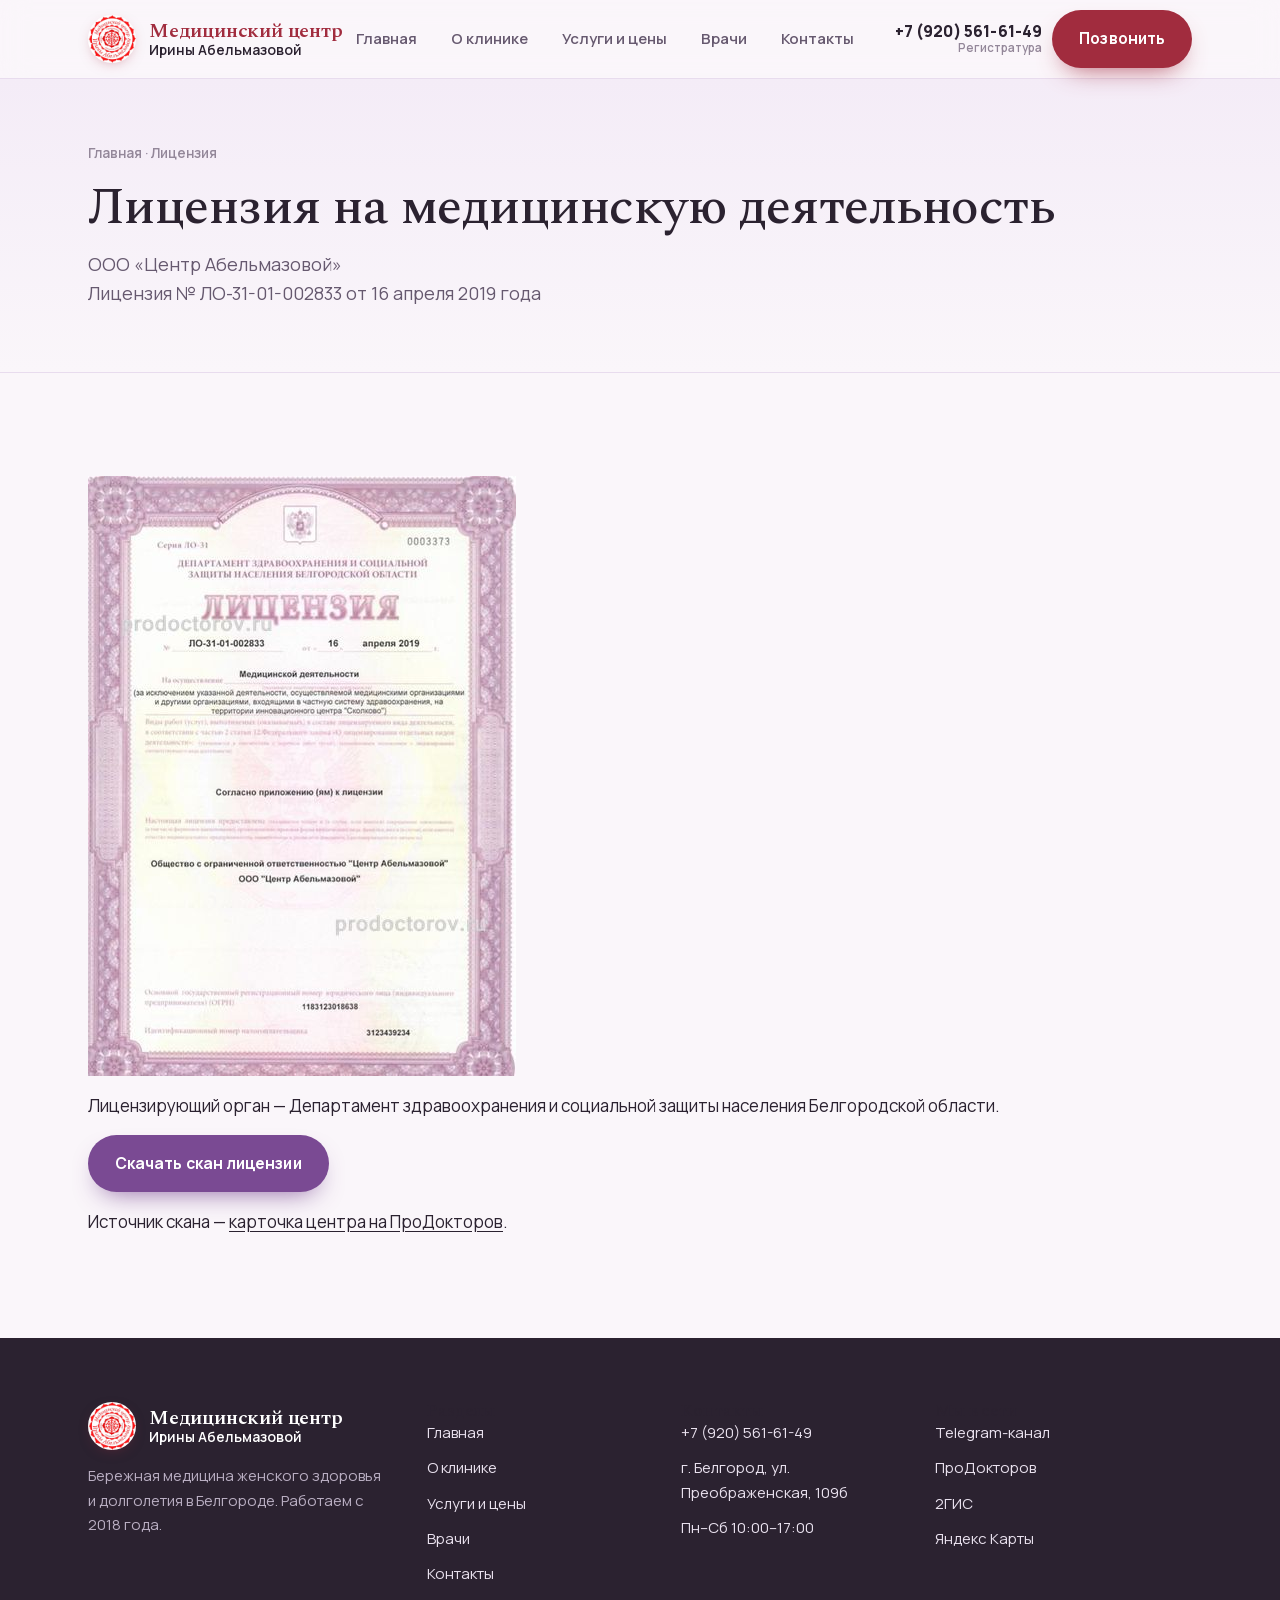
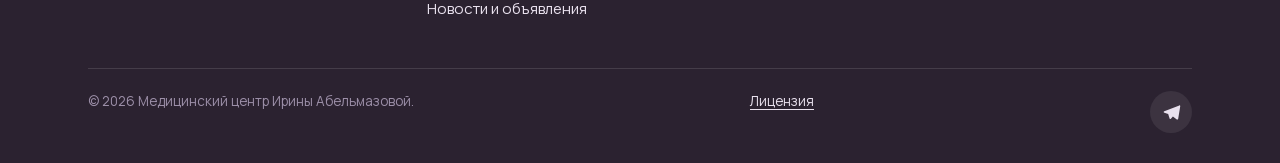
<file: abelmazova-site/site/licenziya/index.html>
<!doctype html>
<html lang="ru">
<head>
  <meta charset="utf-8">
  <meta name="viewport" content="width=device-width, initial-scale=1">
  <title>Лицензия — Медицинский центр Ирины Абельмазовой</title>
  <meta name="description" content="Лицензия на медицинскую деятельность ООО «Центр Абельмазовой» в Белгороде.">
  <link rel="icon" href="../assets/img/znachok.jpg">
  <link rel="stylesheet" href="../assets/site.css">
  <script defer src="../assets/icons.js"></script>
  <script defer src="../assets/dannye.js"></script>
  <script defer src="../assets/site.js"></script>
</head>
<body>
<header class="site-header">
  <div class="container nav">
    <a class="brand" href="../" aria-label="На главную">
      <img class="brand__logo" src="../assets/img/logo.jpg" alt="">
      <span class="brand__txt">
        <span class="brand__title">Медицинский центр</span>
        <span class="brand__org">Ирины Абельмазовой</span>
      </span>
    </a>
    <nav id="primary-nav" class="nav__links" aria-label="Основные разделы"><a href="../">Главная</a><a href="../o-klinike/">О клинике</a><a href="../uslugi/">Услуги и цены</a><a href="../vrachi/">Врачи</a><a href="../kontakty/">Контакты</a></nav>
    <div class="nav__cta">
      <a class="nav__phone" href="tel:+79205616149" data-phone="phone"><b data-contact="phone">+7 (920) 561-61-49</b><span>Регистратура</span></a>
      <a class="btn btn--bordo" href="tel:+79205616149" data-phone="phone" data-book>Позвонить</a>
      <button type="button" class="burger" aria-label="Меню" aria-expanded="false" aria-controls="primary-nav" data-burger><span></span></button>
    </div>
  </div>
</header>
<div class="site-notice" data-site-notice data-news-url="../novosti/" hidden></div>
<main>
<section class="page-hero">
  <div class="container">
    <div class="crumbs"><a href="../">Главная</a> · Лицензия</div>
    <h1>Лицензия на медицинскую деятельность</h1>
    <p>ООО «Центр Абельмазовой»<br>Лицензия № ЛО-31-01-002833 от 16 апреля 2019 года</p>
  </div>
</section>
<section class="section">
  <div class="container license-document">
    <figure>
      <a href="../assets/documents/licenziya-lo-31-01-002833.jpg">
        <img src="../assets/documents/licenziya-lo-31-01-002833.jpg" width="428" height="600"
          alt="Скан лицензии № ЛО-31-01-002833 для ООО «Центр Абельмазовой»">
      </a>
    </figure>
    <p>Лицензирующий орган — Департамент здравоохранения и социальной защиты населения Белгородской области.</p>
    <p><a class="btn btn--primary" href="../assets/documents/licenziya-lo-31-01-002833.jpg" download>Скачать скан лицензии</a></p>
    <p>Источник скана — <a class="license-source" href="https://prodoctorov.ru/belgorod/lpu/59833-medicinskiy-centr-iriny-abelmazovoy/#information" target="_blank" rel="noopener">карточка центра на ПроДокторов</a>.</p>
  </div>
</section>
</main>
<footer class="site-footer">
  <div class="container">
    <div class="footer__grid">
      <div class="footer__brand">
        <div class="brand">
          <img class="brand__logo" src="../assets/img/logo.jpg" alt="" loading="lazy">
          <span class="brand__txt">
            <span class="brand__title" style="color:#fff">Медицинский центр</span>
            <span class="brand__org" style="color:#fff">Ирины Абельмазовой</span>
          </span>
        </div>
        <p>Бережная медицина женского здоровья и долголетия в Белгороде. Работаем с 2018 года.</p>
      </div>
      <div><h4>Разделы</h4><div class="footer__list"><a href="../">Главная</a><a href="../o-klinike/">О клинике</a><a href="../uslugi/">Услуги и цены</a><a href="../vrachi/">Врачи</a><a href="../kontakty/">Контакты</a><a href="../novosti/">Новости и объявления</a></div></div>
      <div><h4>Контакты</h4><div class="footer__list">
        <a href="tel:+79205616149" data-phone="phone" data-contact="phone">+7 (920) 561-61-49</a>
        <a href="../kontakty/" data-contact="address">г. Белгород, ул. Преображенская, 109б</a>
        <span data-contact="hours">Пн–Сб 10:00–17:00</span>
      </div></div>
      <div><h4>Мы в сети</h4><div class="footer__list">
        <a href="https://t.me/MCAbelmazova" target="_blank" rel="noopener">Telegram-канал</a>
        <a href="https://prodoctorov.ru/belgorod/lpu/59833-medicinskiy-centr-iriny-abelmazovoy/" target="_blank" rel="noopener">ПроДокторов</a>
        <a href="https://2gis.ru/belgorod/firm/70000001034007109" target="_blank" rel="noopener">2ГИС</a>
        <a href="https://yandex.ru/maps/org/meditsinskiy_tsentr_iriny_abelmazovoy/186025209132/" target="_blank" rel="noopener">Яндекс Карты</a>
      </div></div>
    </div>
    <div class="footer__bottom">
      <span>© <span data-year>2026</span> Медицинский центр Ирины Абельмазовой.</span>
      <a class="footer__license" href="../licenziya/">Лицензия</a>
      <div class="footer__social"><a href="https://t.me/MCAbelmazova" target="_blank" rel="noopener" aria-label="Канал в Telegram" data-ic="tg"></a></div>
    </div>
  </div>
</footer>
<dialog class="booking-dialog" id="booking" aria-labelledby="booking-title">
  <div class="modal__card">
    <form method="dialog"><button class="modal__close" aria-label="Закрыть" autofocus>×</button></form>
    <img class="modal__logo" src="../assets/img/logo.jpg" alt="" loading="lazy">
    <h3 id="booking-title">Запись по телефону</h3>
    <p data-booking-message>Администратор подберёт удобное время и ответит на вопросы.</p>
    <a class="modal__phone" href="tel:+79205616149" data-phone="phone" data-contact="phone">+7 (920) 561-61-49</a>
    <div class="modal__hours" data-contact="hours">Пн–Сб 10:00–17:00</div>
    <div class="modal__actions">
      <a class="btn btn--primary btn--lg btn--block" href="tel:+79205616149" data-phone="phone"><span data-ic="phone"></span> Позвонить в регистратуру</a>
    </div>
  </div>
</dialog>
</body>
</html>
</file>
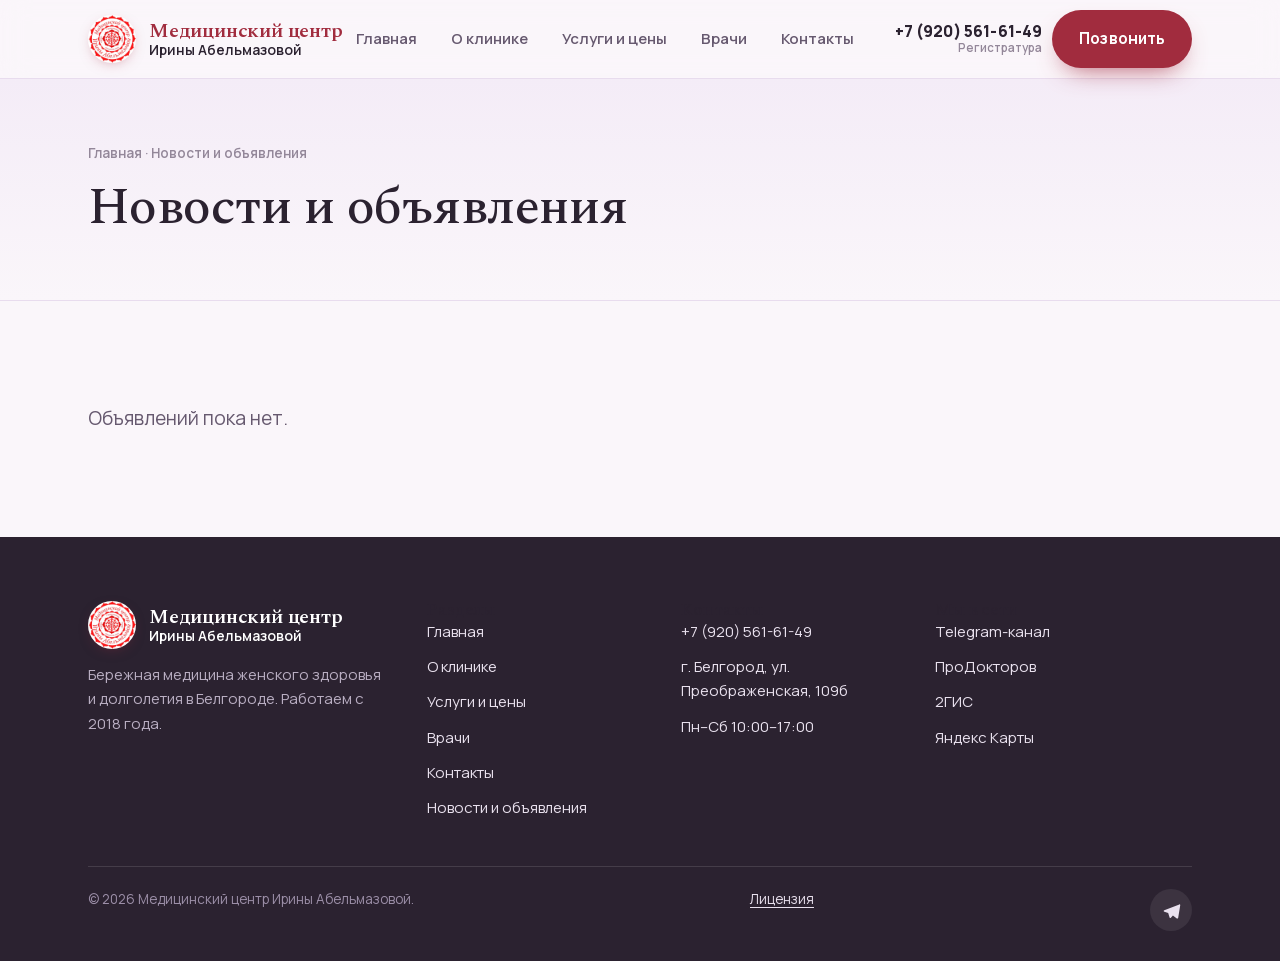
<file: abelmazova-site/site/novosti/index.html>
<!doctype html>
<html lang="ru">
<head>
  <meta charset="utf-8">
  <meta name="viewport" content="width=device-width, initial-scale=1">
  <title>Новости и объявления — Медицинский центр Ирины Абельмазовой</title>
  <meta name="description" content="Объявления медицинского центра Ирины Абельмазовой в Белгороде.">
  <link rel="icon" href="../assets/img/znachok.jpg">
  <link rel="stylesheet" href="../assets/site.css">
  <script defer src="../assets/icons.js"></script>
  <script defer src="../assets/dannye.js"></script>
  <script defer src="../assets/site.js"></script>
</head>
<body>
<header class="site-header">
  <div class="container nav">
    <a class="brand" href="../" aria-label="На главную">
      <img class="brand__logo" src="../assets/img/logo.jpg" alt="">
      <span class="brand__txt">
        <span class="brand__title">Медицинский центр</span>
        <span class="brand__org">Ирины Абельмазовой</span>
      </span>
    </a>
    <nav id="primary-nav" class="nav__links" aria-label="Основные разделы"><a href="../">Главная</a><a href="../o-klinike/">О клинике</a><a href="../uslugi/">Услуги и цены</a><a href="../vrachi/">Врачи</a><a href="../kontakty/">Контакты</a></nav>
    <div class="nav__cta">
      <a class="nav__phone" href="tel:+79205616149" data-phone="phone"><b data-contact="phone">+7 (920) 561-61-49</b><span>Регистратура</span></a>
      <a class="btn btn--bordo" href="tel:+79205616149" data-phone="phone" data-book>Позвонить</a>
      <button type="button" class="burger" aria-label="Меню" aria-expanded="false" aria-controls="primary-nav" data-burger><span></span></button>
    </div>
  </div>
</header>
<div class="site-notice" data-site-notice data-news-url="../novosti/" hidden></div>
<main>
<section class="page-hero">
  <div class="container">
    <div class="crumbs"><a href="../">Главная</a> · Новости и объявления</div>
    <h1>Новости и объявления</h1>
  </div>
</section>
<section class="section">
  <div class="container" data-announcements>
    <p class="lead">Объявлений пока нет.</p>
  </div>
</section>
</main>
<footer class="site-footer">
  <div class="container">
    <div class="footer__grid">
      <div class="footer__brand">
        <div class="brand">
          <img class="brand__logo" src="../assets/img/logo.jpg" alt="" loading="lazy">
          <span class="brand__txt">
            <span class="brand__title" style="color:#fff">Медицинский центр</span>
            <span class="brand__org" style="color:#fff">Ирины Абельмазовой</span>
          </span>
        </div>
        <p>Бережная медицина женского здоровья и долголетия в Белгороде. Работаем с 2018 года.</p>
      </div>
      <div><h4>Разделы</h4><div class="footer__list"><a href="../">Главная</a><a href="../o-klinike/">О клинике</a><a href="../uslugi/">Услуги и цены</a><a href="../vrachi/">Врачи</a><a href="../kontakty/">Контакты</a><a href="../novosti/">Новости и объявления</a></div></div>
      <div><h4>Контакты</h4><div class="footer__list">
        <a href="tel:+79205616149" data-phone="phone" data-contact="phone">+7 (920) 561-61-49</a>
        <a href="../kontakty/" data-contact="address">г. Белгород, ул. Преображенская, 109б</a>
        <span data-contact="hours">Пн–Сб 10:00–17:00</span>
      </div></div>
      <div><h4>Мы в сети</h4><div class="footer__list">
        <a href="https://t.me/MCAbelmazova" target="_blank" rel="noopener">Telegram-канал</a>
        <a href="https://prodoctorov.ru/belgorod/lpu/59833-medicinskiy-centr-iriny-abelmazovoy/" target="_blank" rel="noopener">ПроДокторов</a>
        <a href="https://2gis.ru/belgorod/firm/70000001034007109" target="_blank" rel="noopener">2ГИС</a>
        <a href="https://yandex.ru/maps/org/meditsinskiy_tsentr_iriny_abelmazovoy/186025209132/" target="_blank" rel="noopener">Яндекс Карты</a>
      </div></div>
    </div>
    <div class="footer__bottom">
      <span>© <span data-year>2026</span> Медицинский центр Ирины Абельмазовой.</span>
      <a class="footer__license" href="../licenziya/">Лицензия</a>
      <div class="footer__social"><a href="https://t.me/MCAbelmazova" target="_blank" rel="noopener" aria-label="Канал в Telegram" data-ic="tg"></a></div>
    </div>
  </div>
</footer>
<dialog class="booking-dialog" id="booking" aria-labelledby="booking-title">
  <div class="modal__card">
    <form method="dialog"><button class="modal__close" aria-label="Закрыть" autofocus>×</button></form>
    <img class="modal__logo" src="../assets/img/logo.jpg" alt="" loading="lazy">
    <h3 id="booking-title">Запись по телефону</h3>
    <p data-booking-message>Администратор подберёт удобное время и ответит на вопросы.</p>
    <a class="modal__phone" href="tel:+79205616149" data-phone="phone" data-contact="phone">+7 (920) 561-61-49</a>
    <div class="modal__hours" data-contact="hours">Пн–Сб 10:00–17:00</div>
    <div class="modal__actions">
      <a class="btn btn--primary btn--lg btn--block" href="tel:+79205616149" data-phone="phone"><span data-ic="phone"></span> Позвонить в регистратуру</a>
    </div>
  </div>
</dialog>
</body>
</html>
</file>
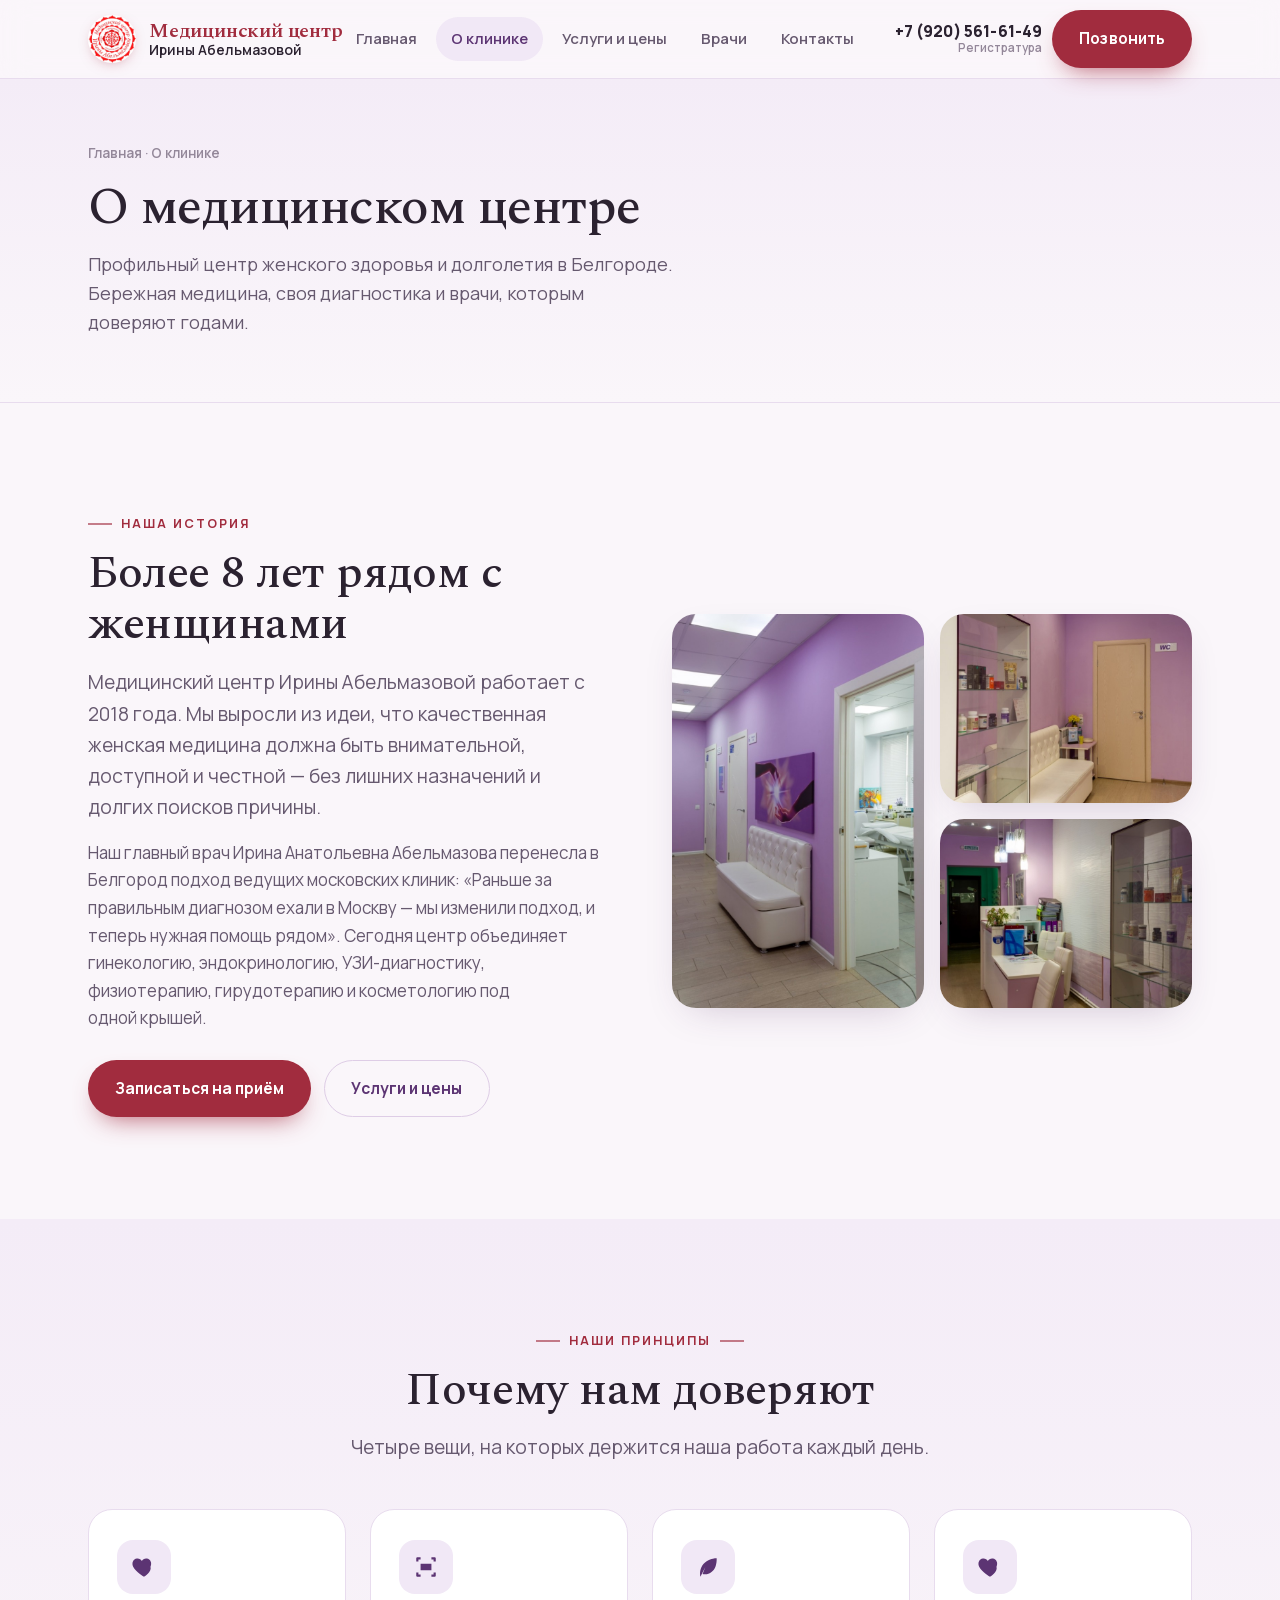
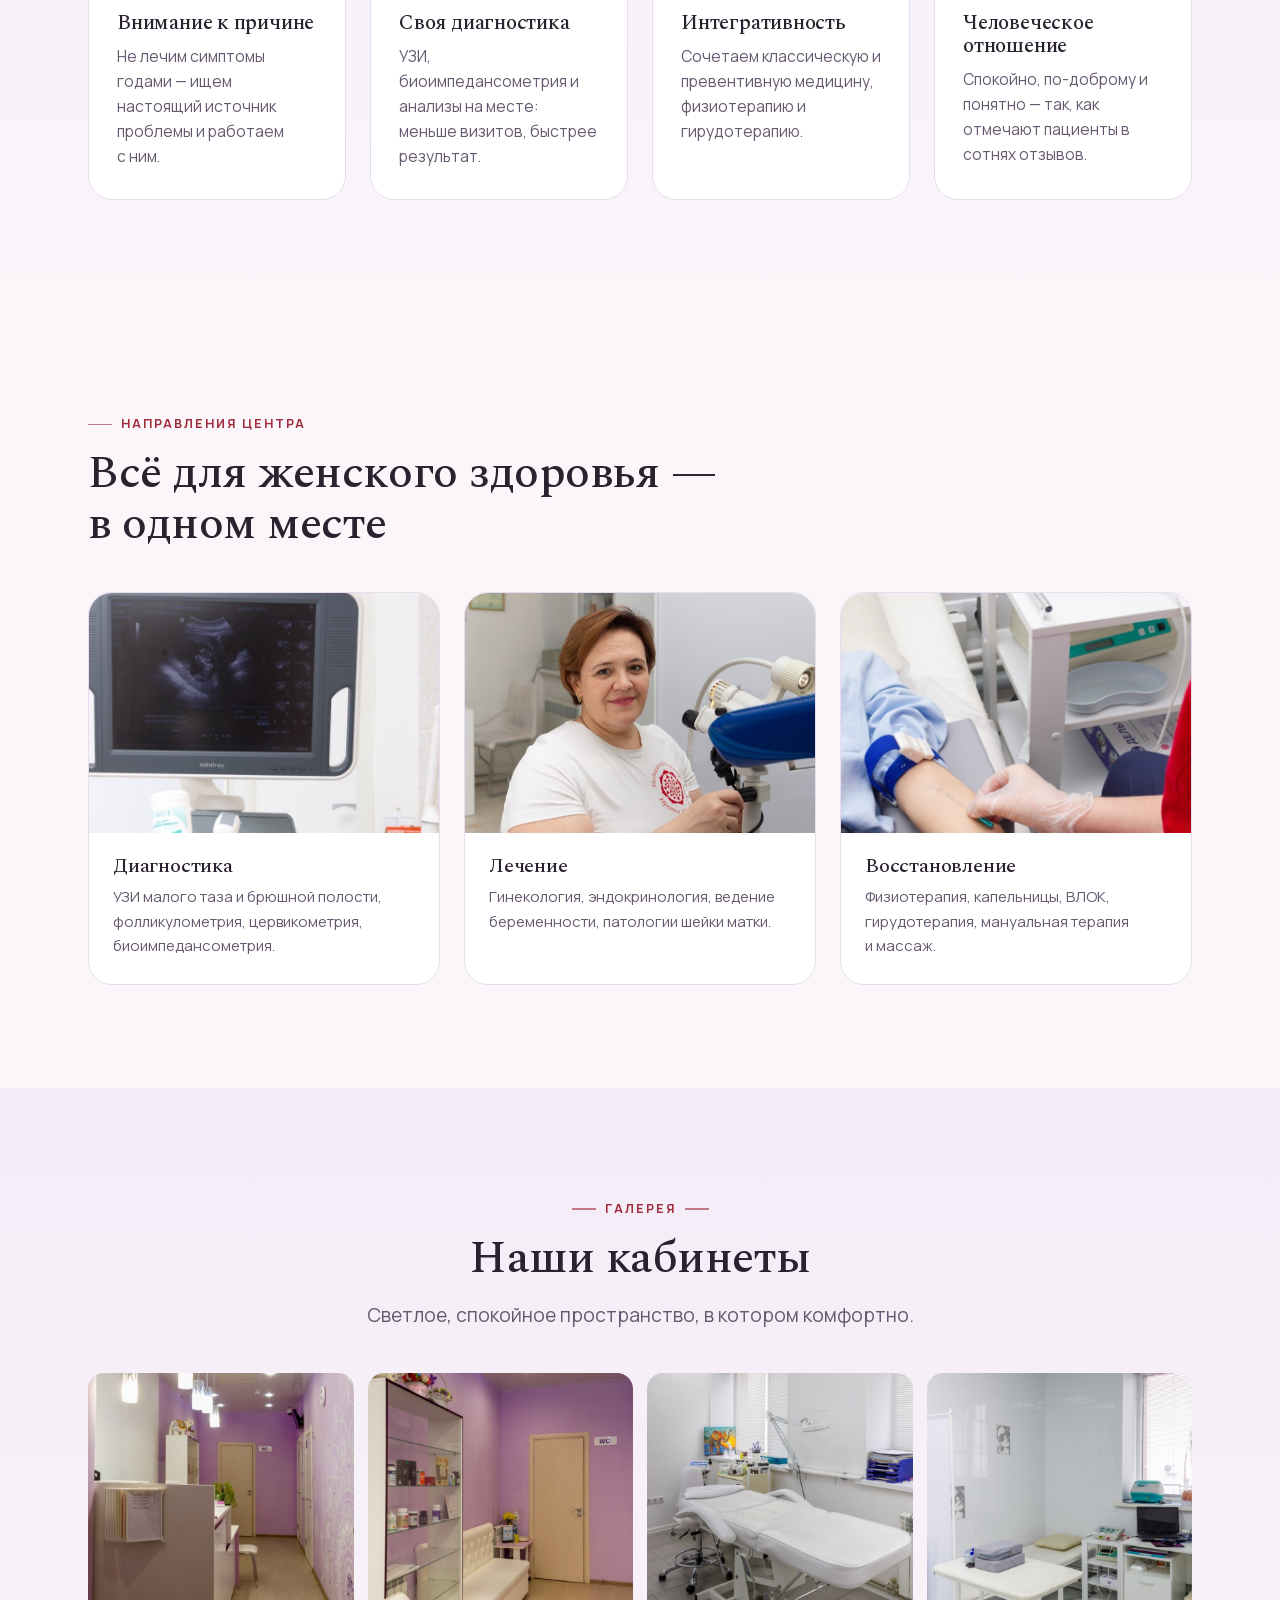
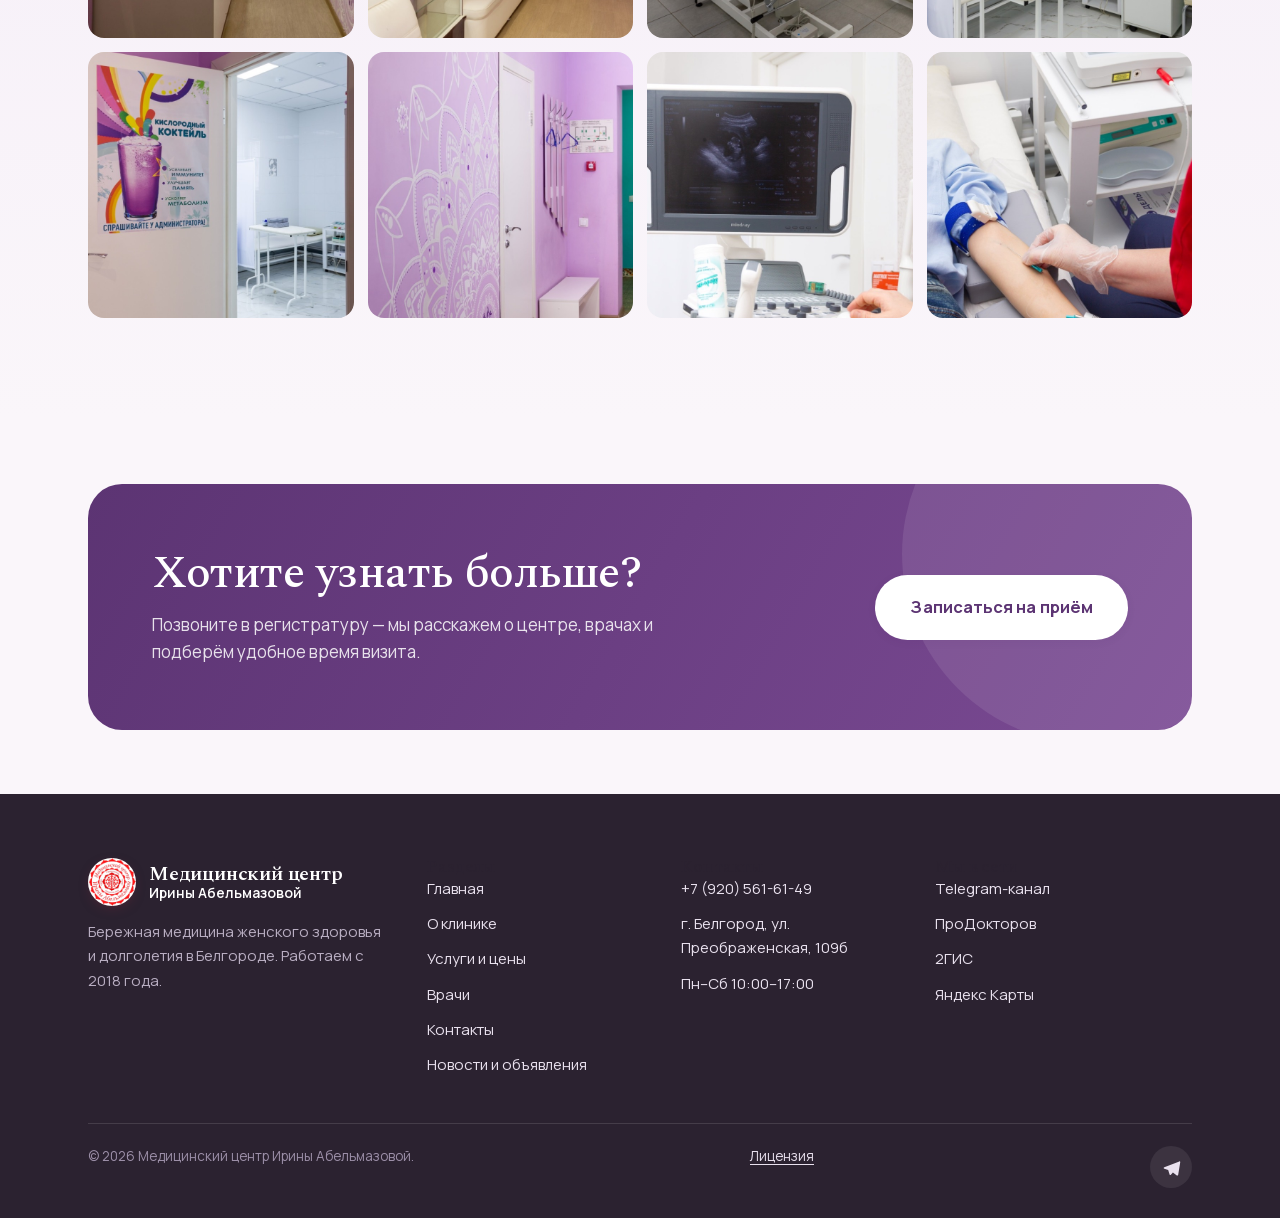
<file: abelmazova-site/site/o-klinike/index.html>
<!doctype html>
<html lang="ru">
<head>
  <meta charset="utf-8">
  <meta name="viewport" content="width=device-width, initial-scale=1">
  <title>О клинике — Медицинский центр Ирины Абельмазовой</title>
  <meta name="description" content="О медицинском центре Ирины Абельмазовой в Белгороде. Направления работы и фотографии клиники.">
  <link rel="icon" href="../assets/img/znachok.jpg">
  <link rel="stylesheet" href="../assets/site.css">
  <script defer src="../assets/icons.js"></script>
  <script defer src="../assets/dannye.js"></script>
  <script defer src="../assets/site.js"></script>
</head>
<body>
<header class="site-header">
  <div class="container nav">
    <a class="brand" href="../" aria-label="На главную">
      <img class="brand__logo" src="../assets/img/logo.jpg" alt="">
      <span class="brand__txt">
        <span class="brand__title">Медицинский центр</span>
        <span class="brand__org">Ирины Абельмазовой</span>
      </span>
    </a>
    <nav id="primary-nav" class="nav__links" aria-label="Основные разделы"><a href="../">Главная</a><a href="../o-klinike/" class="is-active" aria-current="page">О клинике</a><a href="../uslugi/">Услуги и цены</a><a href="../vrachi/">Врачи</a><a href="../kontakty/">Контакты</a></nav>
    <div class="nav__cta">
      <a class="nav__phone" href="tel:+79205616149" data-phone="phone"><b data-contact="phone">+7 (920) 561-61-49</b><span>Регистратура</span></a>
      <a class="btn btn--bordo" href="tel:+79205616149" data-phone="phone" data-book>Позвонить</a>
      <button type="button" class="burger" aria-label="Меню" aria-expanded="false" aria-controls="primary-nav" data-burger><span></span></button>
    </div>
  </div>
</header>
<div class="site-notice" data-site-notice data-news-url="../novosti/" hidden></div>
<main>
<section class="page-hero" data-screen-label="О клинике / Hero">
  <div class="container">
    <div class="crumbs"><a href="../">Главная</a> · О клинике</div>
    <h1>О медицинском центре</h1>
    <p>Профильный центр женского здоровья и долголетия в Белгороде. Бережная медицина, своя диагностика и врачи, которым доверяют годами.</p>
  </div>
</section>

<!-- STORY -->
<section class="section">
  <div class="container about__inner">
    <div class="reveal">
      <span class="eyebrow">Наша история</span>
      <h2 style="margin-top:14px">Более 8 лет рядом с женщинами</h2>
      <p class="lead" style="margin-top:18px">Медицинский центр Ирины Абельмазовой работает с 2018 года. Мы выросли из идеи, что качественная женская медицина должна быть внимательной, доступной и честной — без лишних назначений и долгих поисков причины.</p>
      <p style="margin-top:16px;color:var(--ink-soft)">Наш главный врач Ирина Анатольевна Абельмазова перенесла в Белгород подход ведущих московских клиник: «Раньше за правильным диагнозом ехали в Москву — мы изменили подход, и теперь нужная помощь рядом». Сегодня центр объединяет гинекологию, эндокринологию, УЗИ-диагностику, физиотерапию, гирудотерапию и косметологию под одной крышей.</p>
      <div style="margin-top:28px;display:flex;gap:13px;flex-wrap:wrap">
        <a class="btn btn--bordo" href="tel:+79205616149" data-phone="phone" data-book>Записаться на приём</a>
        <a class="btn btn--ghost" href="../uslugi/">Услуги и цены</a>
      </div>
    </div>
    <div class="about__media reveal">
      <img src="../assets/img/interer-kabineta.jpg" loading="lazy" srcset="../assets/img/interer-kabineta-560.jpg 373w, ../assets/img/interer-kabineta.jpg 746w" sizes="(max-width: 560px) 92vw, (max-width: 1024px) 52vw, 520px" decoding="async" alt="Интерьер кабинета">
      <img src="../assets/img/interer.jpg" loading="lazy" srcset="../assets/img/interer-560.jpg 373w, ../assets/img/interer.jpg 746w" sizes="(max-width: 560px) 92vw, (max-width: 1024px) 52vw, 520px" decoding="async" alt="Кабинет центра">
      <img src="../assets/img/zona-ozhidaniya.jpg" loading="lazy" srcset="../assets/img/zona-ozhidaniya-560.jpg 373w, ../assets/img/zona-ozhidaniya.jpg 746w" sizes="(max-width: 560px) 92vw, (max-width: 1024px) 52vw, 520px" decoding="async" alt="Зона ожидания">
    </div>
  </div>
</section>

<!-- VALUES -->
<section class="section about">
  <div class="container">
    <div class="sec-head sec-head--center reveal">
      <span class="eyebrow eyebrow--center">Наши принципы</span>
      <h2>Почему нам доверяют</h2>
      <p class="lead">Четыре вещи, на которых держится наша работа каждый день.</p>
    </div>
    <div class="grid grid-4" style="margin-top:46px">
      <div class="feature reveal"><div class="feature__ic" data-ic="heart"></div><h3>Внимание к причине</h3><p>Не лечим симптомы годами — ищем настоящий источник проблемы и работаем с ним.</p></div>
      <div class="feature reveal"><div class="feature__ic" data-ic="scan"></div><h3>Своя диагностика</h3><p>УЗИ, биоимпедансометрия и анализы на месте: меньше визитов, быстрее результат.</p></div>
      <div class="feature reveal"><div class="feature__ic" data-ic="leaf"></div><h3>Интегративность</h3><p>Сочетаем классическую и превентивную медицину, физиотерапию и гирудотерапию.</p></div>
      <div class="feature reveal"><div class="feature__ic" data-ic="heart"></div><h3>Человеческое отношение</h3><p>Спокойно, по-доброму и понятно — так, как отмечают пациенты в сотнях отзывов.</p></div>
    </div>
  </div>
</section>

<!-- EQUIPMENT / DIRECTIONS -->
<section class="section">
  <div class="container">
    <div class="sec-head reveal">
      <span class="eyebrow">Направления центра</span>
      <h2 style="margin-top:14px">Всё для женского здоровья — в одном месте</h2>
    </div>
    <div class="grid grid-3" style="margin-top:42px">
      <div class="card svc reveal"><div class="svc__img"><img src="../assets/img/uzi.jpg" loading="lazy" srcset="../assets/img/uzi-560.jpg 373w, ../assets/img/uzi.jpg 746w" sizes="(max-width: 560px) 92vw, (max-width: 1024px) 52vw, 520px" decoding="async" alt="УЗИ"></div><div class="svc__body"><h3>Диагностика</h3><p>УЗИ малого таза и брюшной полости, фолликулометрия, цервикометрия, биоимпедансометрия.</p></div></div>
      <div class="card svc reveal"><div class="svc__img"><img src="../assets/img/lechenie.jpg" loading="lazy" srcset="../assets/img/lechenie-560.jpg 560w, ../assets/img/lechenie.jpg 1120w" sizes="(max-width: 560px) 92vw, (max-width: 1024px) 52vw, 520px" decoding="async" alt="Лечение"></div><div class="svc__body"><h3>Лечение</h3><p>Гинекология, эндокринология, ведение беременности, патологии шейки матки.</p></div></div>
      <div class="card svc reveal"><div class="svc__img"><img src="../assets/img/kapelnitsy.jpg" loading="lazy" srcset="../assets/img/kapelnitsy-560.jpg 373w, ../assets/img/kapelnitsy.jpg 746w" sizes="(max-width: 560px) 92vw, (max-width: 1024px) 52vw, 520px" decoding="async" alt="Физиотерапия"></div><div class="svc__body"><h3>Восстановление</h3><p>Физиотерапия, капельницы, ВЛОК, гирудотерапия, мануальная терапия и массаж.</p></div></div>
    </div>
  </div>
</section>

<!-- GALLERY -->
<section class="section about">
  <div class="container">
    <div class="sec-head sec-head--center reveal">
      <span class="eyebrow eyebrow--center">Галерея</span>
      <h2>Наши кабинеты</h2>
      <p class="lead">Светлое, спокойное пространство, в котором комфортно.</p>
    </div>
    <div class="gallery reveal" style="margin-top:42px">
      <a href="../assets/img/holl.jpg" data-lb><img src="../assets/img/holl.jpg" loading="lazy" srcset="../assets/img/holl-560.jpg 373w, ../assets/img/holl.jpg 746w" sizes="(max-width: 560px) 92vw, (max-width: 1024px) 52vw, 520px" decoding="async" alt="Холл"></a>
      <a href="../assets/img/interer.jpg" data-lb><img src="../assets/img/interer.jpg" loading="lazy" srcset="../assets/img/interer-560.jpg 373w, ../assets/img/interer.jpg 746w" sizes="(max-width: 560px) 92vw, (max-width: 1024px) 52vw, 520px" decoding="async" alt="Кабинет"></a>
      <a href="../assets/img/protsedurnyy-kabinet.jpg" data-lb><img src="../assets/img/protsedurnyy-kabinet.jpg" loading="lazy" srcset="../assets/img/protsedurnyy-kabinet-560.jpg 373w, ../assets/img/protsedurnyy-kabinet.jpg 746w" sizes="(max-width: 560px) 92vw, (max-width: 1024px) 52vw, 520px" decoding="async" alt="Процедурный кабинет"></a>
      <a href="../assets/img/kabinet.jpg" data-lb><img src="../assets/img/kabinet.jpg" loading="lazy" srcset="../assets/img/kabinet-560.jpg 373w, ../assets/img/kabinet.jpg 746w" sizes="(max-width: 560px) 92vw, (max-width: 1024px) 52vw, 520px" decoding="async" alt="Кабинет"></a>
      <a href="../assets/img/kabinet-tsentra.jpg" data-lb><img src="../assets/img/kabinet-tsentra.jpg" loading="lazy" srcset="../assets/img/kabinet-tsentra-560.jpg 373w, ../assets/img/kabinet-tsentra.jpg 746w" sizes="(max-width: 560px) 92vw, (max-width: 1024px) 52vw, 520px" decoding="async" alt="Кабинет"></a>
      <a href="../assets/img/koridor.jpg" data-lb><img src="../assets/img/koridor.jpg" loading="lazy" srcset="../assets/img/koridor-560.jpg 373w, ../assets/img/koridor.jpg 746w" sizes="(max-width: 560px) 92vw, (max-width: 1024px) 52vw, 520px" decoding="async" alt="Коридор"></a>
      <a href="../assets/img/uzi.jpg" data-lb><img src="../assets/img/uzi.jpg" loading="lazy" srcset="../assets/img/uzi-560.jpg 373w, ../assets/img/uzi.jpg 746w" sizes="(max-width: 560px) 92vw, (max-width: 1024px) 52vw, 520px" decoding="async" alt="Кабинет УЗИ"></a>
      <a href="../assets/img/kapelnitsy.jpg" data-lb><img src="../assets/img/kapelnitsy.jpg" loading="lazy" srcset="../assets/img/kapelnitsy-560.jpg 373w, ../assets/img/kapelnitsy.jpg 746w" sizes="(max-width: 560px) 92vw, (max-width: 1024px) 52vw, 520px" decoding="async" alt="Процедурный кабинет"></a>
    </div>
  </div>
</section>

<!-- CTA -->
<section class="section section--tight">
  <div class="container">
    <div class="cta reveal">
      <div class="cta__inner">
        <div><h2>Хотите узнать больше?</h2><p>Позвоните в регистратуру — мы расскажем о центре, врачах и подберём удобное время визита.</p></div>
        <div class="cta__actions">
          <a class="btn btn--light btn--lg" href="tel:+79205616149" data-phone="phone" data-book>Записаться на приём</a>
        </div>
      </div>
    </div>
  </div>
</section>
</main>
<footer class="site-footer">
  <div class="container">
    <div class="footer__grid">
      <div class="footer__brand">
        <div class="brand">
          <img class="brand__logo" src="../assets/img/logo.jpg" alt="" loading="lazy">
          <span class="brand__txt">
            <span class="brand__title" style="color:#fff">Медицинский центр</span>
            <span class="brand__org" style="color:#fff">Ирины Абельмазовой</span>
          </span>
        </div>
        <p>Бережная медицина женского здоровья и долголетия в Белгороде. Работаем с 2018 года.</p>
      </div>
      <div><h4>Разделы</h4><div class="footer__list"><a href="../">Главная</a><a href="../o-klinike/">О клинике</a><a href="../uslugi/">Услуги и цены</a><a href="../vrachi/">Врачи</a><a href="../kontakty/">Контакты</a><a href="../novosti/">Новости и объявления</a></div></div>
      <div><h4>Контакты</h4><div class="footer__list">
        <a href="tel:+79205616149" data-phone="phone" data-contact="phone">+7 (920) 561-61-49</a>
        <a href="../kontakty/" data-contact="address">г. Белгород, ул. Преображенская, 109б</a>
        <span data-contact="hours">Пн–Сб 10:00–17:00</span>
      </div></div>
      <div><h4>Мы в сети</h4><div class="footer__list">
        <a href="https://t.me/MCAbelmazova" target="_blank" rel="noopener">Telegram-канал</a>
        <a href="https://prodoctorov.ru/belgorod/lpu/59833-medicinskiy-centr-iriny-abelmazovoy/" target="_blank" rel="noopener">ПроДокторов</a>
        <a href="https://2gis.ru/belgorod/firm/70000001034007109" target="_blank" rel="noopener">2ГИС</a>
        <a href="https://yandex.ru/maps/org/meditsinskiy_tsentr_iriny_abelmazovoy/186025209132/" target="_blank" rel="noopener">Яндекс Карты</a>
      </div></div>
    </div>
    <div class="footer__bottom">
      <span>© <span data-year>2026</span> Медицинский центр Ирины Абельмазовой.</span>
      <a class="footer__license" href="../licenziya/">Лицензия</a>
      <div class="footer__social"><a href="https://t.me/MCAbelmazova" target="_blank" rel="noopener" aria-label="Канал в Telegram" data-ic="tg"></a></div>
    </div>
  </div>
</footer>
<dialog class="booking-dialog" id="booking" aria-labelledby="booking-title">
  <div class="modal__card">
    <form method="dialog"><button class="modal__close" aria-label="Закрыть" autofocus>×</button></form>
    <img class="modal__logo" src="../assets/img/logo.jpg" alt="" loading="lazy">
    <h3 id="booking-title">Запись по телефону</h3>
    <p data-booking-message>Администратор подберёт удобное время и ответит на вопросы.</p>
    <a class="modal__phone" href="tel:+79205616149" data-phone="phone" data-contact="phone">+7 (920) 561-61-49</a>
    <div class="modal__hours" data-contact="hours">Пн–Сб 10:00–17:00</div>
    <div class="modal__actions">
      <a class="btn btn--primary btn--lg btn--block" href="tel:+79205616149" data-phone="phone"><span data-ic="phone"></span> Позвонить в регистратуру</a>
    </div>
  </div>
</dialog>
</body>
</html>
</file>
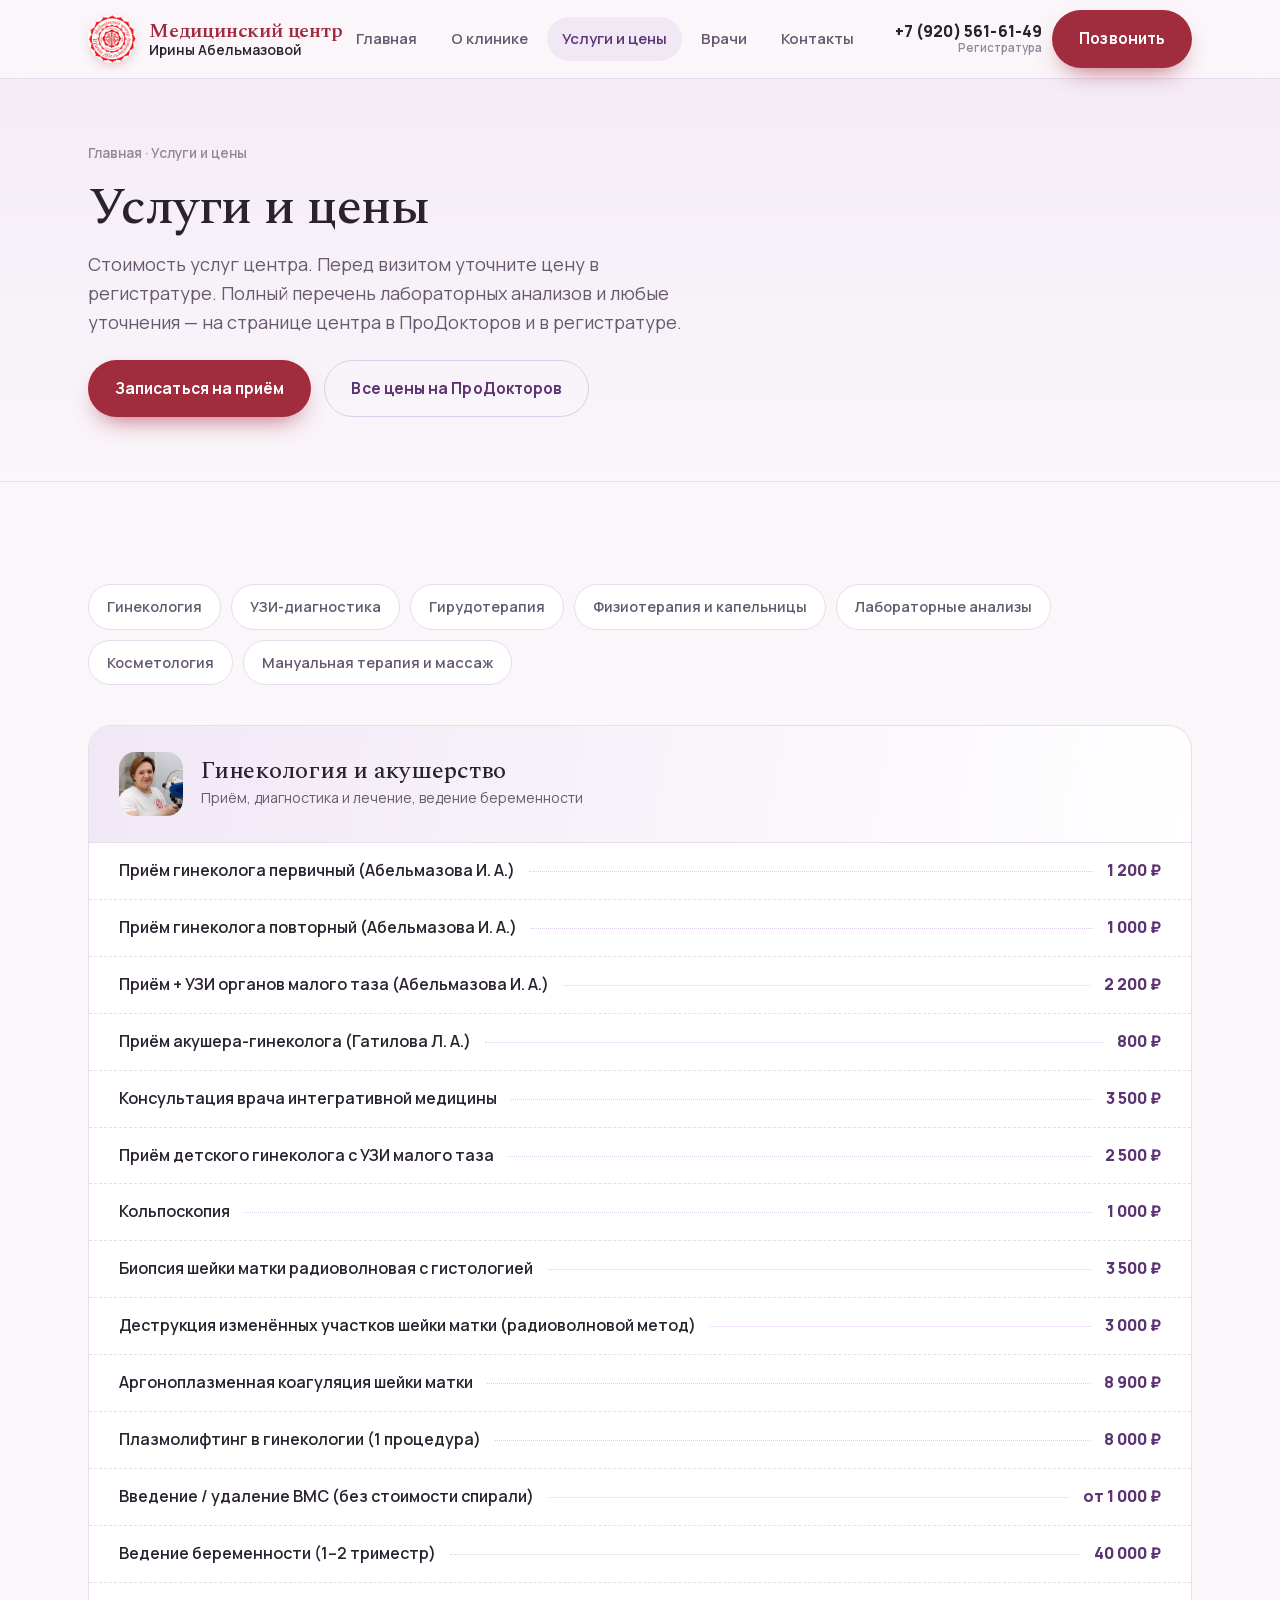
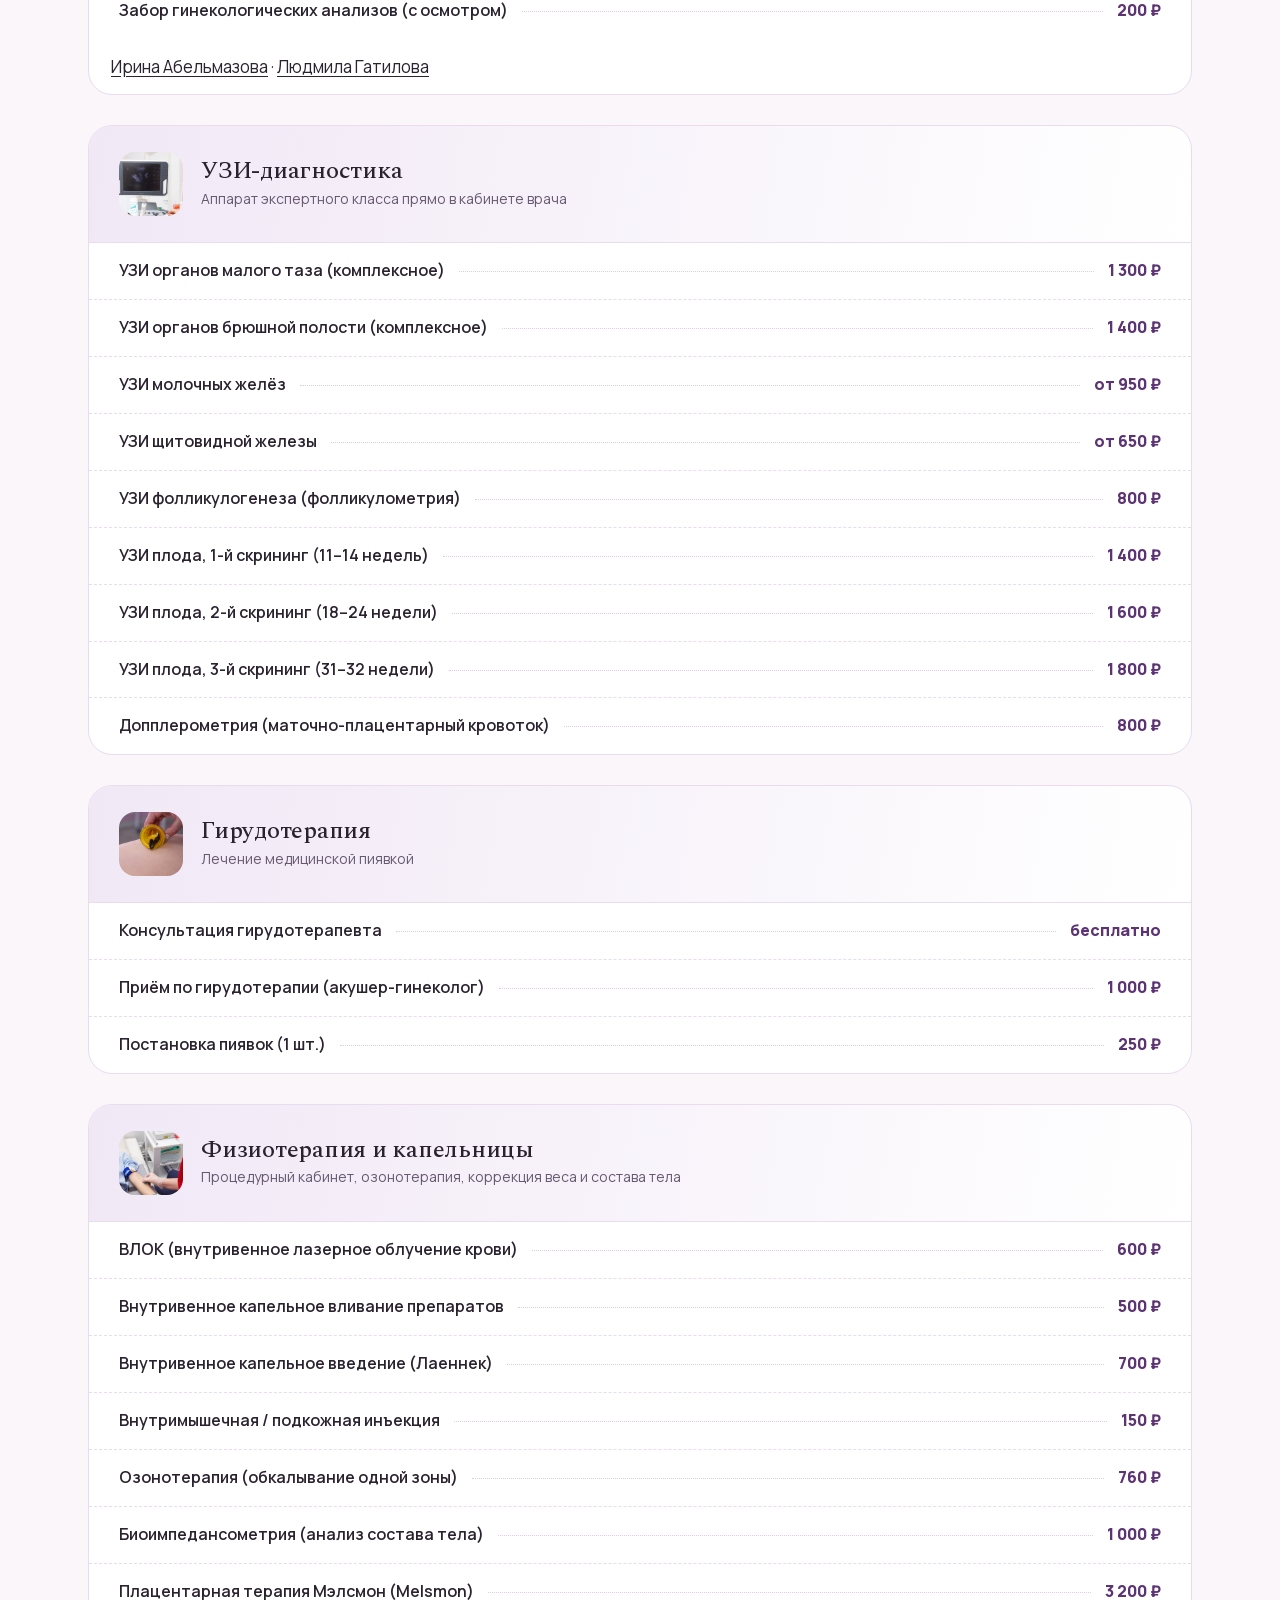
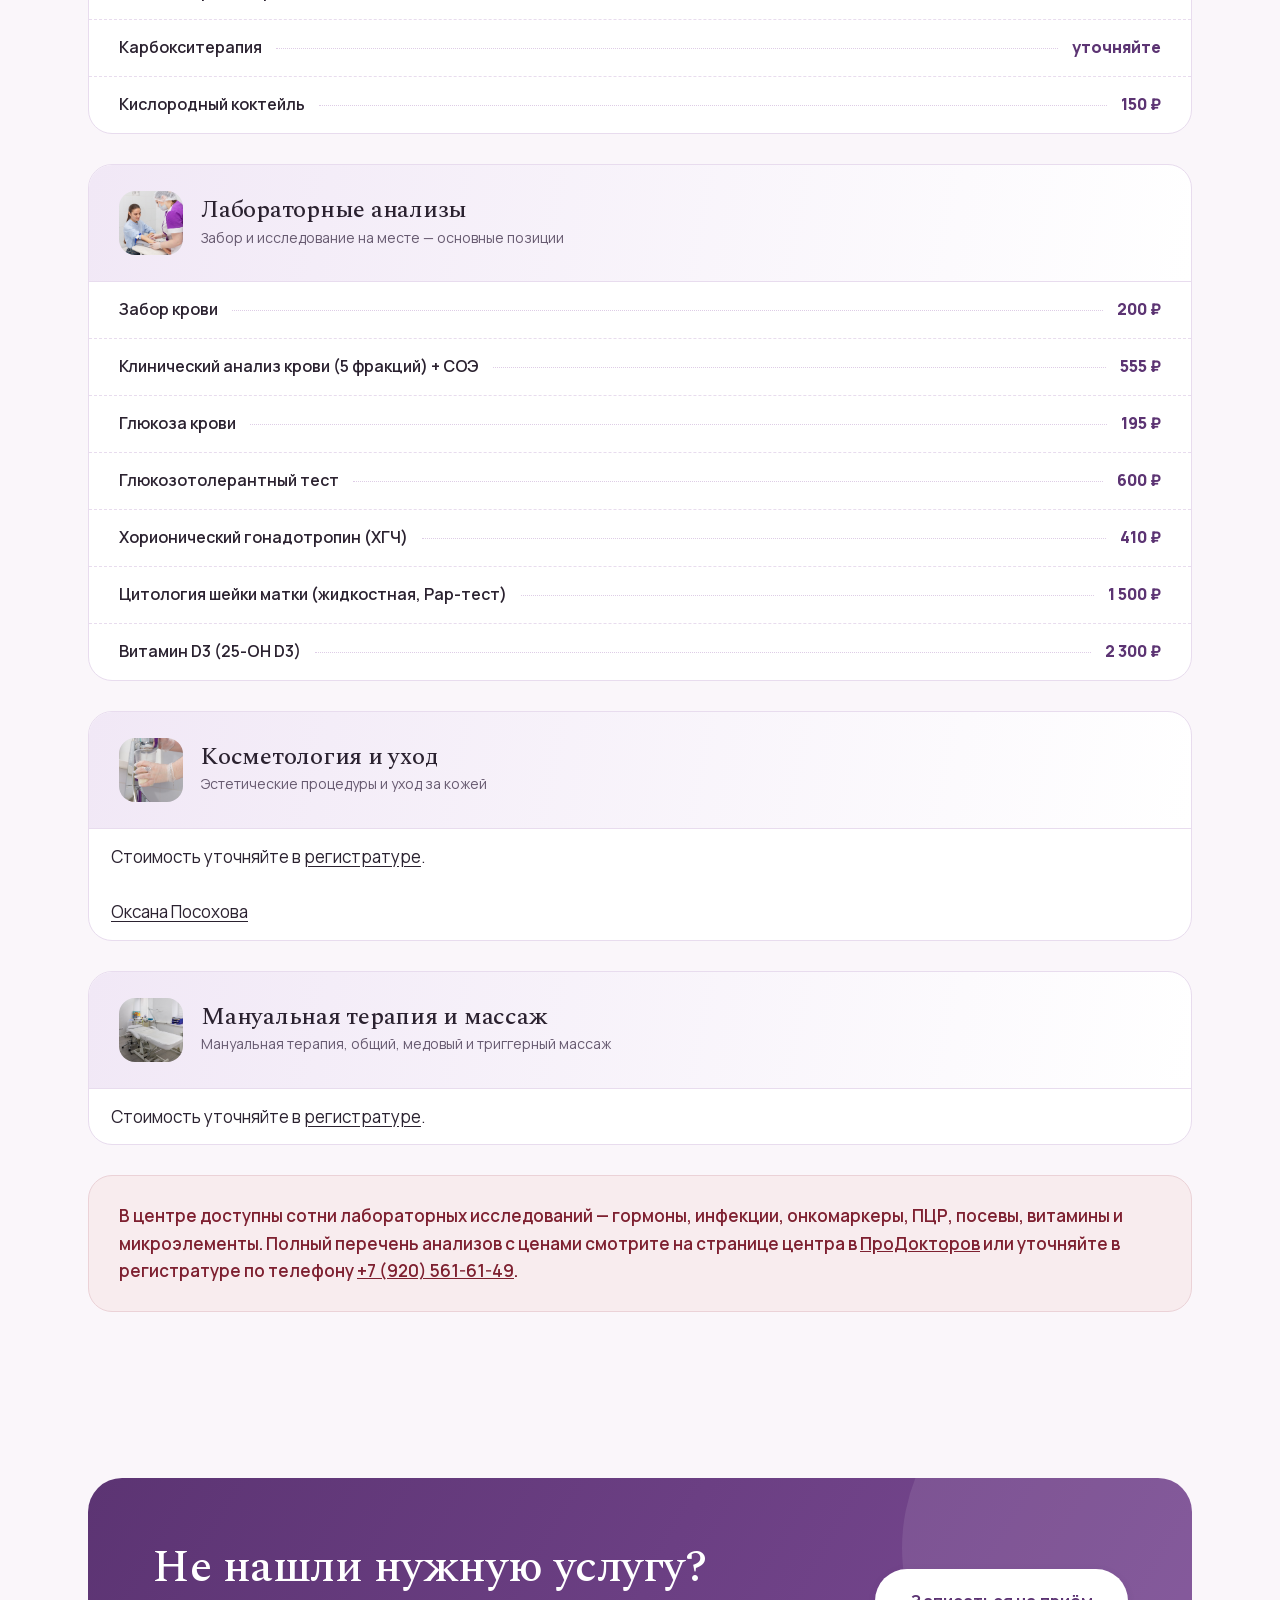
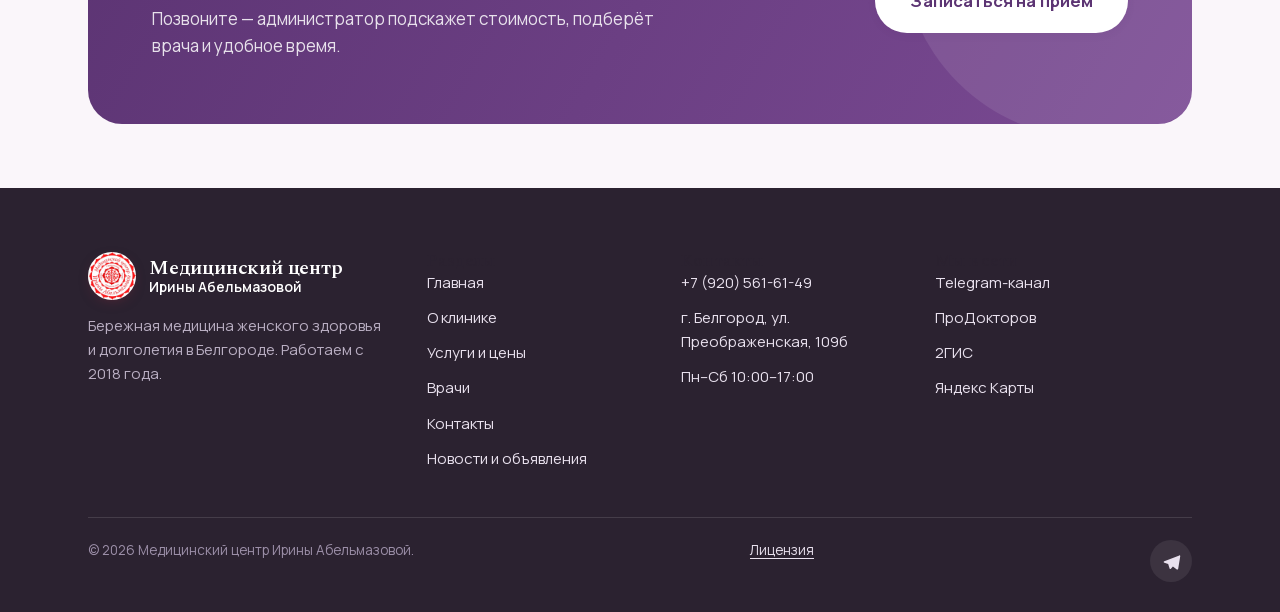
<file: abelmazova-site/site/uslugi/index.html>
<!doctype html>
<html lang="ru">
<head>
  <meta charset="utf-8">
  <meta name="viewport" content="width=device-width, initial-scale=1">
  <title>Услуги и цены — Медицинский центр Ирины Абельмазовой</title>
  <meta name="description" content="Услуги и цены медицинского центра Ирины Абельмазовой в Белгороде. Гинекология, УЗИ и другие направления.">
  <link rel="icon" href="../assets/img/znachok.jpg">
  <link rel="stylesheet" href="../assets/site.css">
  <script defer src="../assets/icons.js"></script>
  <script defer src="../assets/dannye.js"></script>
  <script defer src="../assets/site.js"></script>
</head>
<body>
<header class="site-header">
  <div class="container nav">
    <a class="brand" href="../" aria-label="На главную">
      <img class="brand__logo" src="../assets/img/logo.jpg" alt="">
      <span class="brand__txt">
        <span class="brand__title">Медицинский центр</span>
        <span class="brand__org">Ирины Абельмазовой</span>
      </span>
    </a>
    <nav id="primary-nav" class="nav__links" aria-label="Основные разделы"><a href="../">Главная</a><a href="../o-klinike/">О клинике</a><a href="../uslugi/" class="is-active" aria-current="page">Услуги и цены</a><a href="../vrachi/">Врачи</a><a href="../kontakty/">Контакты</a></nav>
    <div class="nav__cta">
      <a class="nav__phone" href="tel:+79205616149" data-phone="phone"><b data-contact="phone">+7 (920) 561-61-49</b><span>Регистратура</span></a>
      <a class="btn btn--bordo" href="tel:+79205616149" data-phone="phone" data-book>Позвонить</a>
      <button type="button" class="burger" aria-label="Меню" aria-expanded="false" aria-controls="primary-nav" data-burger><span></span></button>
    </div>
  </div>
</header>
<div class="site-notice" data-site-notice data-news-url="../novosti/" hidden></div>
<main>
<section class="page-hero" data-screen-label="Услуги / Hero">
  <div class="container">
    <div class="crumbs"><a href="../">Главная</a> · Услуги и цены</div>
    <h1>Услуги и цены</h1>
    <p>Стоимость услуг центра. Перед визитом уточните цену в регистратуре. Полный перечень лабораторных анализов и любые уточнения — на странице центра в ПроДокторов и в регистратуре.</p>
    <div style="margin-top:22px;display:flex;gap:13px;flex-wrap:wrap">
      <a class="btn btn--bordo" href="tel:+79205616149" data-phone="phone" data-book>Записаться на приём</a>
      <a class="btn btn--ghost" href="https://prodoctorov.ru/belgorod/lpu/59833-medicinskiy-centr-iriny-abelmazovoy/price/" target="_blank" rel="noopener">Все цены на ПроДокторов</a>
    </div>
  </div>
</section>

<section class="section">
  <div class="container">

    <nav class="price-nav reveal">
      <a href="#ginekologiya">Гинекология</a>
      <a href="#uzi">УЗИ-диагностика</a>
      <a href="#girudoterapiya">Гирудотерапия</a>
      <a href="#fizioterapiya">Физиотерапия и капельницы</a>
      <a href="#analizy">Лабораторные анализы</a>
      <a href="#kosmetologiya">Косметология</a>
      <a href="#massazh">Мануальная терапия и массаж</a>
    </nav>

    <!-- GYNECOLOGY -->
    <div class="price-block reveal" id="ginekologiya">
      <div class="price-block__head">
        <img class="pic" src="../assets/img/kabinet-ginekologa.jpg" loading="lazy" srcset="../assets/img/kabinet-ginekologa-560.jpg 560w, ../assets/img/kabinet-ginekologa.jpg 1120w" sizes="(max-width: 560px) 92vw, (max-width: 1024px) 52vw, 520px" decoding="async" alt="">
        <div><h3>Гинекология и акушерство</h3><p>Приём, диагностика и лечение, ведение беременности</p></div>
      </div>
      <div data-price="ginekologiya">
        <div class="price-row"><span class="price-row__name">Приём гинеколога первичный (Абельмазова И. А.)</span><span class="price-row__dots"></span><span class="price-row__val">1 200 ₽</span></div>
      <div class="price-row"><span class="price-row__name">Приём гинеколога повторный (Абельмазова И. А.)</span><span class="price-row__dots"></span><span class="price-row__val">1 000 ₽</span></div>
      <div class="price-row"><span class="price-row__name">Приём + УЗИ органов малого таза (Абельмазова И. А.)</span><span class="price-row__dots"></span><span class="price-row__val">2 200 ₽</span></div>
      <div class="price-row"><span class="price-row__name">Приём акушера-гинеколога (Гатилова Л. А.)</span><span class="price-row__dots"></span><span class="price-row__val">800 ₽</span></div>
      <div class="price-row"><span class="price-row__name">Консультация врача интегративной медицины</span><span class="price-row__dots"></span><span class="price-row__val">3 500 ₽</span></div>
      <div class="price-row"><span class="price-row__name">Приём детского гинеколога с УЗИ малого таза</span><span class="price-row__dots"></span><span class="price-row__val">2 500 ₽</span></div>
      <div class="price-row"><span class="price-row__name">Кольпоскопия</span><span class="price-row__dots"></span><span class="price-row__val">1 000 ₽</span></div>
      <div class="price-row"><span class="price-row__name">Биопсия шейки матки радиоволновая с гистологией</span><span class="price-row__dots"></span><span class="price-row__val">3 500 ₽</span></div>
      <div class="price-row"><span class="price-row__name">Деструкция изменённых участков шейки матки (радиоволновой метод)</span><span class="price-row__dots"></span><span class="price-row__val">3 000 ₽</span></div>
      <div class="price-row"><span class="price-row__name">Аргоноплазменная коагуляция шейки матки</span><span class="price-row__dots"></span><span class="price-row__val">8 900 ₽</span></div>
      <div class="price-row"><span class="price-row__name">Плазмолифтинг в гинекологии (1 процедура)</span><span class="price-row__dots"></span><span class="price-row__val">8 000 ₽</span></div>
      <div class="price-row"><span class="price-row__name">Введение / удаление ВМС (без стоимости спирали)</span><span class="price-row__dots"></span><span class="price-row__val">от 1 000 ₽</span></div>
      <div class="price-row"><span class="price-row__name">Ведение беременности (1–2 триместр)</span><span class="price-row__dots"></span><span class="price-row__val">40 000 ₽</span></div>
      <div class="price-row"><span class="price-row__name">Забор гинекологических анализов (с осмотром)</span><span class="price-row__dots"></span><span class="price-row__val">200 ₽</span></div>
      </div>
      <p class="price-empty"><a href="../vrachi/#irina-abelmazova">Ирина Абельмазова</a> · <a href="../vrachi/#lyudmila-gatilova">Людмила Гатилова</a></p>
    </div>

    <!-- UZI -->
    <div class="price-block reveal" id="uzi">
      <div class="price-block__head">
        <img class="pic" src="../assets/img/uzi.jpg" loading="lazy" srcset="../assets/img/uzi-560.jpg 373w, ../assets/img/uzi.jpg 746w" sizes="(max-width: 560px) 92vw, (max-width: 1024px) 52vw, 520px" decoding="async" alt="">
        <div><h3>УЗИ-диагностика</h3><p>Аппарат экспертного класса прямо в кабинете врача</p></div>
      </div>
      <div data-price="uzi">
        <div class="price-row"><span class="price-row__name">УЗИ органов малого таза (комплексное)</span><span class="price-row__dots"></span><span class="price-row__val">1 300 ₽</span></div>
      <div class="price-row"><span class="price-row__name">УЗИ органов брюшной полости (комплексное)</span><span class="price-row__dots"></span><span class="price-row__val">1 400 ₽</span></div>
      <div class="price-row"><span class="price-row__name">УЗИ молочных желёз</span><span class="price-row__dots"></span><span class="price-row__val">от 950 ₽</span></div>
      <div class="price-row"><span class="price-row__name">УЗИ щитовидной железы</span><span class="price-row__dots"></span><span class="price-row__val">от 650 ₽</span></div>
      <div class="price-row"><span class="price-row__name">УЗИ фолликулогенеза (фолликулометрия)</span><span class="price-row__dots"></span><span class="price-row__val">800 ₽</span></div>
      <div class="price-row"><span class="price-row__name">УЗИ плода, 1-й скрининг (11–14 недель)</span><span class="price-row__dots"></span><span class="price-row__val">1 400 ₽</span></div>
      <div class="price-row"><span class="price-row__name">УЗИ плода, 2-й скрининг (18–24 недели)</span><span class="price-row__dots"></span><span class="price-row__val">1 600 ₽</span></div>
      <div class="price-row"><span class="price-row__name">УЗИ плода, 3-й скрининг (31–32 недели)</span><span class="price-row__dots"></span><span class="price-row__val">1 800 ₽</span></div>
      <div class="price-row"><span class="price-row__name">Допплерометрия (маточно-плацентарный кровоток)</span><span class="price-row__dots"></span><span class="price-row__val">800 ₽</span></div>
      </div>
    </div>

    <!-- GIRUDO -->
    <div class="price-block reveal" id="girudoterapiya">
      <div class="price-block__head">
        <img class="pic" src="../assets/img/girudoterapiya.jpg" loading="lazy" srcset="../assets/img/girudoterapiya-560.jpg 373w, ../assets/img/girudoterapiya.jpg 746w" sizes="(max-width: 560px) 92vw, (max-width: 1024px) 52vw, 520px" decoding="async" alt="">
        <div><h3>Гирудотерапия</h3><p>Лечение медицинской пиявкой</p></div>
      </div>
      <div data-price="girudoterapiya">
        <div class="price-row"><span class="price-row__name">Консультация гирудотерапевта</span><span class="price-row__dots"></span><span class="price-row__val">бесплатно</span></div>
      <div class="price-row"><span class="price-row__name">Приём по гирудотерапии (акушер-гинеколог)</span><span class="price-row__dots"></span><span class="price-row__val">1 000 ₽</span></div>
      <div class="price-row"><span class="price-row__name">Постановка пиявок (1 шт.)</span><span class="price-row__dots"></span><span class="price-row__val">250 ₽</span></div>
      </div>
    </div>

    <!-- FIZIO (incl. эндокринология, коррекция веса, биоимпеданс, карбокситерапия) -->
    <div class="price-block reveal" id="fizioterapiya">
      <div class="price-block__head">
        <img class="pic" src="../assets/img/kapelnitsy.jpg" loading="lazy" srcset="../assets/img/kapelnitsy-560.jpg 373w, ../assets/img/kapelnitsy.jpg 746w" sizes="(max-width: 560px) 92vw, (max-width: 1024px) 52vw, 520px" decoding="async" alt="">
        <div><h3>Физиотерапия и капельницы</h3><p>Процедурный кабинет, озонотерапия, коррекция веса и состава тела</p></div>
      </div>
      <div data-price="fizioterapiya">
        <div class="price-row"><span class="price-row__name">ВЛОК (внутривенное лазерное облучение крови)</span><span class="price-row__dots"></span><span class="price-row__val">600 ₽</span></div>
      <div class="price-row"><span class="price-row__name">Внутривенное капельное вливание препаратов</span><span class="price-row__dots"></span><span class="price-row__val">500 ₽</span></div>
      <div class="price-row"><span class="price-row__name">Внутривенное капельное введение (Лаеннек)</span><span class="price-row__dots"></span><span class="price-row__val">700 ₽</span></div>
      <div class="price-row"><span class="price-row__name">Внутримышечная / подкожная инъекция</span><span class="price-row__dots"></span><span class="price-row__val">150 ₽</span></div>
      <div class="price-row"><span class="price-row__name">Озонотерапия (обкалывание одной зоны)</span><span class="price-row__dots"></span><span class="price-row__val">760 ₽</span></div>
      <div class="price-row"><span class="price-row__name">Биоимпедансометрия (анализ состава тела)</span><span class="price-row__dots"></span><span class="price-row__val">1 000 ₽</span></div>
      <div class="price-row"><span class="price-row__name">Плацентарная терапия Мэлсмон (Melsmon)</span><span class="price-row__dots"></span><span class="price-row__val">3 200 ₽</span></div>
      <div class="price-row"><span class="price-row__name">Карбокситерапия</span><span class="price-row__dots"></span><span class="price-row__val">уточняйте</span></div>
      <div class="price-row"><span class="price-row__name">Кислородный коктейль</span><span class="price-row__dots"></span><span class="price-row__val">150 ₽</span></div>
      </div>
    </div>

    <!-- ANALIZY -->
    <div class="price-block reveal" id="analizy">
      <div class="price-block__head">
        <img class="pic" src="../assets/img/analizy.jpg" loading="lazy" srcset="../assets/img/analizy-560.jpg 373w, ../assets/img/analizy.jpg 746w" sizes="(max-width: 560px) 92vw, (max-width: 1024px) 52vw, 520px" decoding="async" alt="">
        <div><h3>Лабораторные анализы</h3><p>Забор и исследование на месте — основные позиции</p></div>
      </div>
      <div data-price="analizy">
        <div class="price-row"><span class="price-row__name">Забор крови</span><span class="price-row__dots"></span><span class="price-row__val">200 ₽</span></div>
      <div class="price-row"><span class="price-row__name">Клинический анализ крови (5 фракций) + СОЭ</span><span class="price-row__dots"></span><span class="price-row__val">555 ₽</span></div>
      <div class="price-row"><span class="price-row__name">Глюкоза крови</span><span class="price-row__dots"></span><span class="price-row__val">195 ₽</span></div>
      <div class="price-row"><span class="price-row__name">Глюкозотолерантный тест</span><span class="price-row__dots"></span><span class="price-row__val">600 ₽</span></div>
      <div class="price-row"><span class="price-row__name">Хорионический гонадотропин (ХГЧ)</span><span class="price-row__dots"></span><span class="price-row__val">410 ₽</span></div>
      <div class="price-row"><span class="price-row__name">Цитология шейки матки (жидкостная, Рар-тест)</span><span class="price-row__dots"></span><span class="price-row__val">1 500 ₽</span></div>
      <div class="price-row"><span class="price-row__name">Витамин D3 (25-OH D3)</span><span class="price-row__dots"></span><span class="price-row__val">2 300 ₽</span></div>
      </div>
    </div>


    <div class="price-block reveal" id="kosmetologiya">
      <div class="price-block__head">
        <img class="pic" src="../assets/img/kosmetologiya.jpg" loading="lazy" srcset="../assets/img/kosmetologiya-560.jpg 373w, ../assets/img/kosmetologiya.jpg 746w" sizes="(max-width: 560px) 92vw, (max-width: 1024px) 52vw, 520px" decoding="async" alt="">
        <div><h3>Косметология и уход</h3><p>Эстетические процедуры и уход за кожей</p></div>
      </div>
      <div data-price="kosmetologiya">
        <p class="price-empty">Стоимость уточняйте в <a href="tel:+79205616149" data-phone="phone">регистратуре</a>.</p>
      </div>
      <p class="price-empty"><a href="../vrachi/#oksana-posokhova">Оксана Посохова</a></p>
    </div>

    <div class="price-block reveal" id="massazh">
      <div class="price-block__head">
        <img class="pic" src="../assets/img/massazh.jpg" loading="lazy" srcset="../assets/img/massazh-560.jpg 373w, ../assets/img/massazh.jpg 747w" sizes="(max-width: 560px) 92vw, (max-width: 1024px) 52vw, 520px" decoding="async" alt="">
        <div><h3>Мануальная терапия и массаж</h3><p>Мануальная терапия, общий, медовый и триггерный массаж</p></div>
      </div>
      <div data-price="massazh">
        <p class="price-empty">Стоимость уточняйте в <a href="tel:+79205616149" data-phone="phone">регистратуре</a>.</p>
      </div>
    </div>

    <!-- NOTE -->
    <div class="card reveal" style="padding:26px 30px;margin-top:8px;background:var(--bordo-wash);border-color:#EBD2D7">
      <p style="color:var(--bordo-deep);font-weight:600">В центре доступны сотни лабораторных исследований — гормоны, инфекции, онкомаркеры, ПЦР, посевы, витамины и микроэлементы. Полный перечень анализов с ценами смотрите на странице центра в <a href="https://prodoctorov.ru/belgorod/lpu/59833-medicinskiy-centr-iriny-abelmazovoy/price/" target="_blank" rel="noopener" style="color:var(--bordo-deep);text-decoration:underline">ПроДокторов</a> или уточняйте в регистратуре по телефону <a href="tel:+79205616149" data-phone="phone" style="color:var(--bordo-deep);text-decoration:underline"><span data-contact="phone">+7 (920) 561-61-49</span></a>.</p>
    </div>

  </div>
</section>

<!-- CTA -->
<section class="section section--tight">
  <div class="container">
    <div class="cta reveal">
      <div class="cta__inner">
        <div><h2>Не нашли нужную услугу?</h2><p>Позвоните — администратор подскажет стоимость, подберёт врача и удобное время.</p></div>
        <div class="cta__actions">
          <a class="btn btn--light btn--lg" href="tel:+79205616149" data-phone="phone" data-book>Записаться на приём</a>
        </div>
      </div>
    </div>
  </div>
</section>
</main>
<footer class="site-footer">
  <div class="container">
    <div class="footer__grid">
      <div class="footer__brand">
        <div class="brand">
          <img class="brand__logo" src="../assets/img/logo.jpg" alt="" loading="lazy">
          <span class="brand__txt">
            <span class="brand__title" style="color:#fff">Медицинский центр</span>
            <span class="brand__org" style="color:#fff">Ирины Абельмазовой</span>
          </span>
        </div>
        <p>Бережная медицина женского здоровья и долголетия в Белгороде. Работаем с 2018 года.</p>
      </div>
      <div><h4>Разделы</h4><div class="footer__list"><a href="../">Главная</a><a href="../o-klinike/">О клинике</a><a href="../uslugi/">Услуги и цены</a><a href="../vrachi/">Врачи</a><a href="../kontakty/">Контакты</a><a href="../novosti/">Новости и объявления</a></div></div>
      <div><h4>Контакты</h4><div class="footer__list">
        <a href="tel:+79205616149" data-phone="phone" data-contact="phone">+7 (920) 561-61-49</a>
        <a href="../kontakty/" data-contact="address">г. Белгород, ул. Преображенская, 109б</a>
        <span data-contact="hours">Пн–Сб 10:00–17:00</span>
      </div></div>
      <div><h4>Мы в сети</h4><div class="footer__list">
        <a href="https://t.me/MCAbelmazova" target="_blank" rel="noopener">Telegram-канал</a>
        <a href="https://prodoctorov.ru/belgorod/lpu/59833-medicinskiy-centr-iriny-abelmazovoy/" target="_blank" rel="noopener">ПроДокторов</a>
        <a href="https://2gis.ru/belgorod/firm/70000001034007109" target="_blank" rel="noopener">2ГИС</a>
        <a href="https://yandex.ru/maps/org/meditsinskiy_tsentr_iriny_abelmazovoy/186025209132/" target="_blank" rel="noopener">Яндекс Карты</a>
      </div></div>
    </div>
    <div class="footer__bottom">
      <span>© <span data-year>2026</span> Медицинский центр Ирины Абельмазовой.</span>
      <a class="footer__license" href="../licenziya/">Лицензия</a>
      <div class="footer__social"><a href="https://t.me/MCAbelmazova" target="_blank" rel="noopener" aria-label="Канал в Telegram" data-ic="tg"></a></div>
    </div>
  </div>
</footer>
<dialog class="booking-dialog" id="booking" aria-labelledby="booking-title">
  <div class="modal__card">
    <form method="dialog"><button class="modal__close" aria-label="Закрыть" autofocus>×</button></form>
    <img class="modal__logo" src="../assets/img/logo.jpg" alt="" loading="lazy">
    <h3 id="booking-title">Запись по телефону</h3>
    <p data-booking-message>Администратор подберёт удобное время и ответит на вопросы.</p>
    <a class="modal__phone" href="tel:+79205616149" data-phone="phone" data-contact="phone">+7 (920) 561-61-49</a>
    <div class="modal__hours" data-contact="hours">Пн–Сб 10:00–17:00</div>
    <div class="modal__actions">
      <a class="btn btn--primary btn--lg btn--block" href="tel:+79205616149" data-phone="phone"><span data-ic="phone"></span> Позвонить в регистратуру</a>
    </div>
  </div>
</dialog>
</body>
</html>
</file>
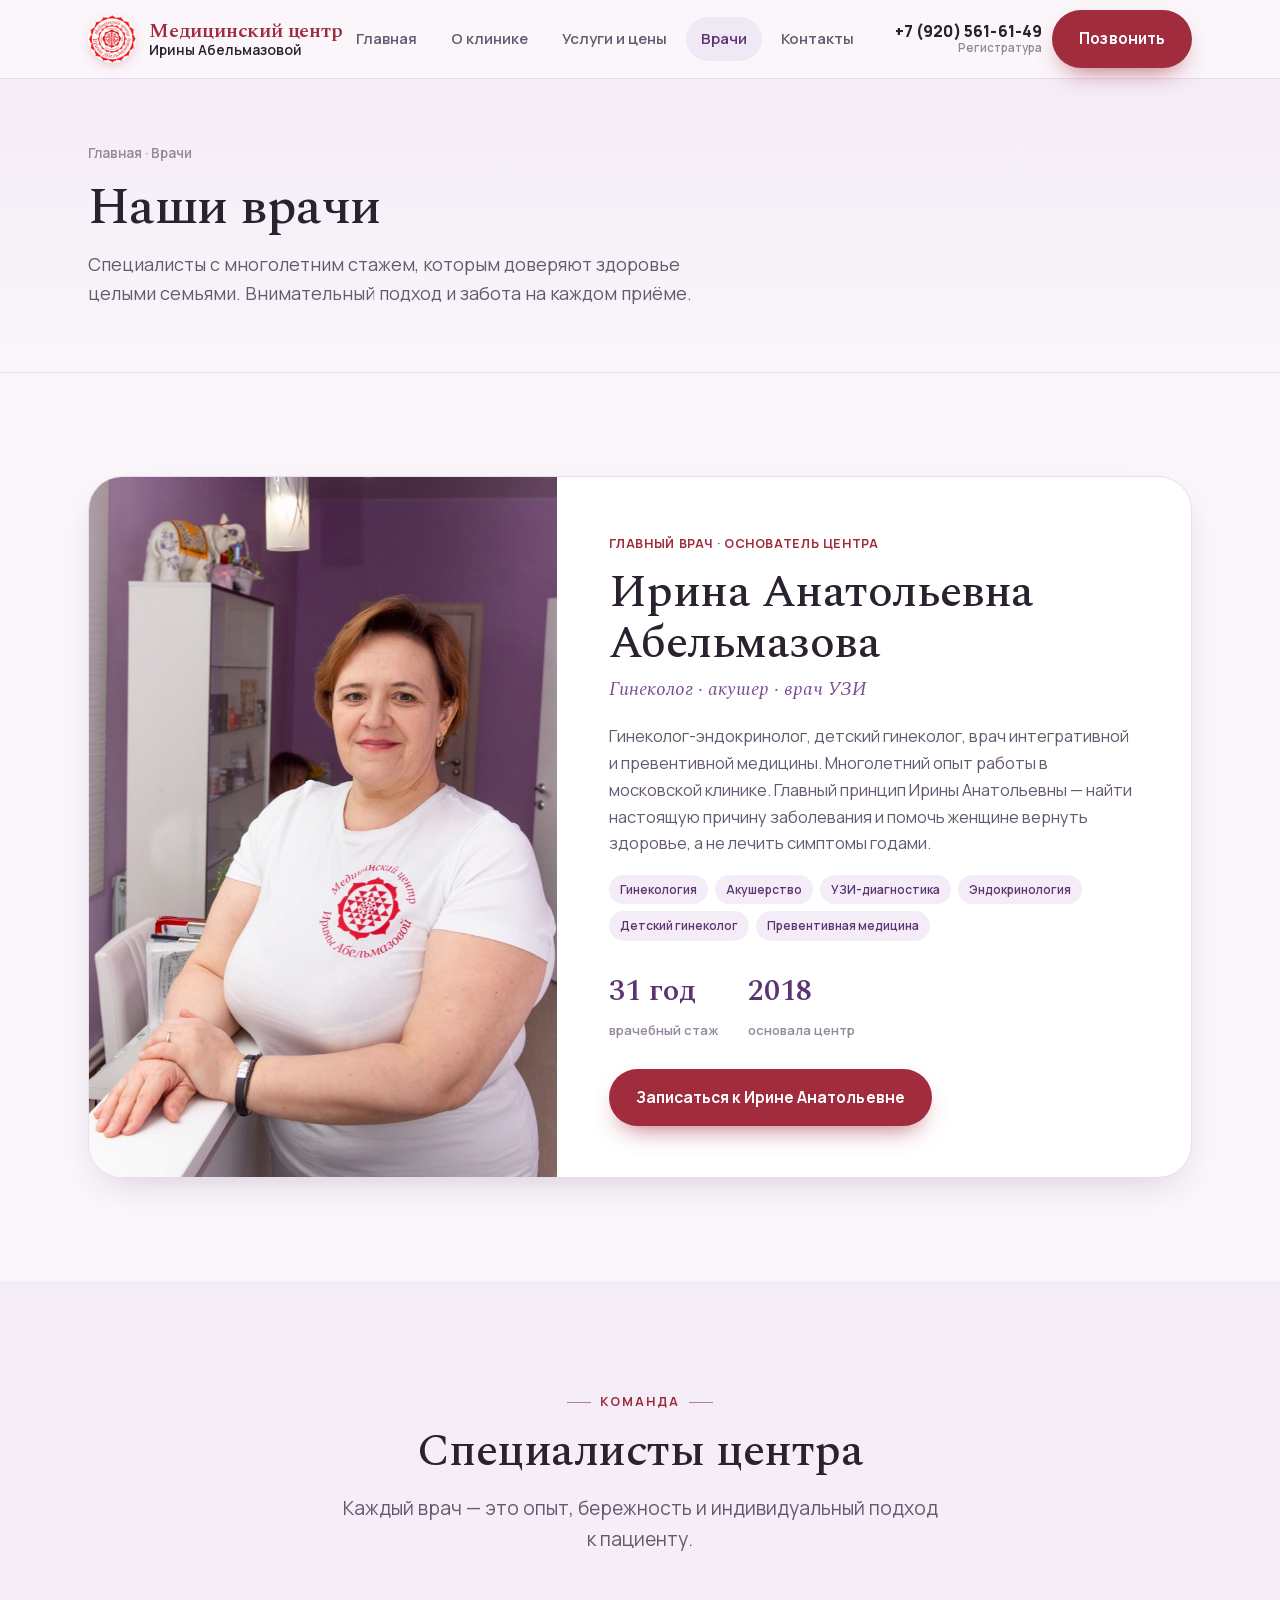
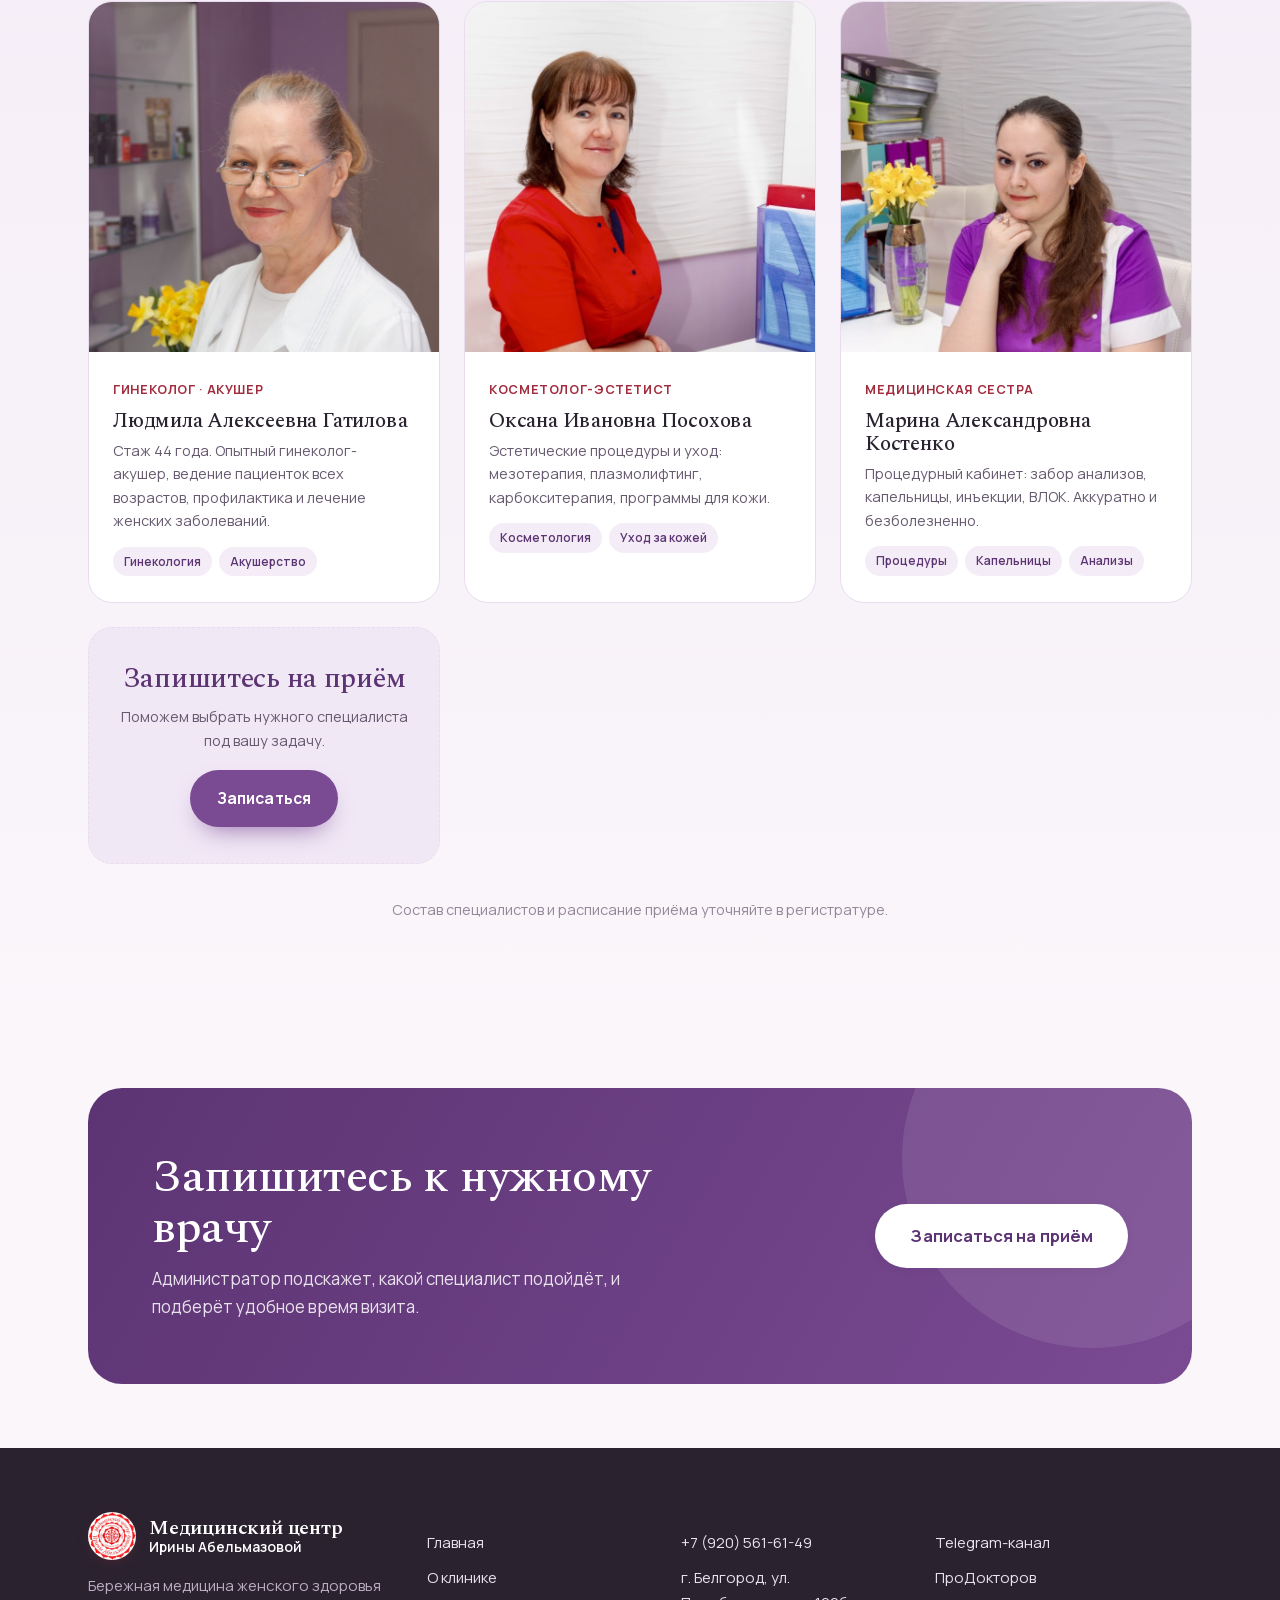
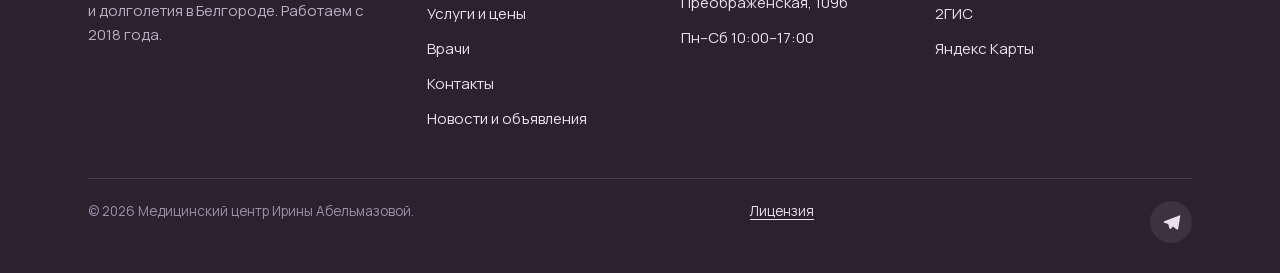
<file: abelmazova-site/site/vrachi/index.html>
<!doctype html>
<html lang="ru">
<head>
  <meta charset="utf-8">
  <meta name="viewport" content="width=device-width, initial-scale=1">
  <title>Врачи — Медицинский центр Ирины Абельмазовой</title>
  <meta name="description" content="Специалисты медицинского центра Ирины Абельмазовой в Белгороде и запись через регистратуру.">
  <link rel="icon" href="../assets/img/znachok.jpg">
  <link rel="stylesheet" href="../assets/site.css">
  <script defer src="../assets/icons.js"></script>
  <script defer src="../assets/dannye.js"></script>
  <script defer src="../assets/site.js"></script>
</head>
<body>
<header class="site-header">
  <div class="container nav">
    <a class="brand" href="../" aria-label="На главную">
      <img class="brand__logo" src="../assets/img/logo.jpg" alt="">
      <span class="brand__txt">
        <span class="brand__title">Медицинский центр</span>
        <span class="brand__org">Ирины Абельмазовой</span>
      </span>
    </a>
    <nav id="primary-nav" class="nav__links" aria-label="Основные разделы"><a href="../">Главная</a><a href="../o-klinike/">О клинике</a><a href="../uslugi/">Услуги и цены</a><a href="../vrachi/" class="is-active" aria-current="page">Врачи</a><a href="../kontakty/">Контакты</a></nav>
    <div class="nav__cta">
      <a class="nav__phone" href="tel:+79205616149" data-phone="phone"><b data-contact="phone">+7 (920) 561-61-49</b><span>Регистратура</span></a>
      <a class="btn btn--bordo" href="tel:+79205616149" data-phone="phone" data-book>Позвонить</a>
      <button type="button" class="burger" aria-label="Меню" aria-expanded="false" aria-controls="primary-nav" data-burger><span></span></button>
    </div>
  </div>
</header>
<div class="site-notice" data-site-notice data-news-url="../novosti/" hidden></div>
<main>
<section class="page-hero" data-screen-label="Врачи / Hero">
  <div class="container">
    <div class="crumbs"><a href="../">Главная</a> · Врачи</div>
    <h1>Наши врачи</h1>
    <p>Специалисты с многолетним стажем, которым доверяют здоровье целыми семьями. Внимательный подход и забота на каждом приёме.</p>
  </div>
</section>

<!-- CHIEF -->
<section class="section">
  <div class="container">
    <div class="chief reveal">
      <div class="chief__card">
        <div class="chief__img"><img src="../assets/img/irina-abelmazova.jpg" loading="lazy" srcset="../assets/img/irina-abelmazova-560.jpg 403w, ../assets/img/irina-abelmazova.jpg 806w" sizes="(max-width: 560px) 92vw, (max-width: 1024px) 52vw, 520px" decoding="async" alt="Ирина Анатольевна Абельмазова"></div>
        <div class="chief__body">
          <span class="doc__spec">Главный врач · основатель центра</span>
          <h2 id="irina-abelmazova" tabindex="-1">Ирина Анатольевна Абельмазова</h2>
          <span class="chief__role">Гинеколог · акушер · врач УЗИ</span>
          <p>Гинеколог-эндокринолог, детский гинеколог, врач интегративной и превентивной медицины. Многолетний опыт работы в московской клинике. Главный принцип Ирины Анатольевны — найти настоящую причину заболевания и помочь женщине вернуть здоровье, а не лечить симптомы годами.</p>
          <div class="doc__tags" style="margin-top:18px">
            <span>Гинекология</span><span>Акушерство</span><span>УЗИ-диагностика</span><span>Эндокринология</span><span>Детский гинеколог</span><span>Превентивная медицина</span>
          </div>
          <div class="chief__meta">
            <div><b>31 год</b><span>врачебный стаж</span></div>
            <div><b>2018</b><span>основала центр</span></div>
          </div>
          <div style="margin-top:26px"><a class="btn btn--bordo" href="tel:+79205616149" data-phone="phone" data-book data-doctor="Ирине Анатольевне Абельмазовой">Записаться к Ирине Анатольевне</a></div>
        </div>
      </div>
    </div>
  </div>
</section>

<!-- TEAM -->
<section class="section about">
  <div class="container">
    <div class="sec-head sec-head--center reveal">
      <span class="eyebrow eyebrow--center">Команда</span>
      <h2>Специалисты центра</h2>
      <p class="lead">Каждый врач — это опыт, бережность и индивидуальный подход к пациенту.</p>
    </div>
    <div class="grid grid-3" style="margin-top:46px">

      <article class="card doc reveal">
        <div class="doc__img"><img src="../assets/img/lyudmila-gatilova.jpg" loading="lazy" srcset="../assets/img/lyudmila-gatilova-560.jpg 373w, ../assets/img/lyudmila-gatilova.jpg 746w" sizes="(max-width: 560px) 92vw, (max-width: 1024px) 52vw, 520px" decoding="async" alt="Людмила Алексеевна Гатилова"></div>
        <div class="doc__body">
          <span class="doc__spec">Гинеколог · акушер</span>
          <h3 id="lyudmila-gatilova" tabindex="-1">Людмила Алексеевна Гатилова</h3>
          <p class="doc__exp">Стаж 44 года. Опытный гинеколог-акушер, ведение пациенток всех возрастов, профилактика и лечение женских заболеваний.</p>
          <div class="doc__tags"><span>Гинекология</span><span>Акушерство</span></div>
        </div>
      </article>


      <article class="card doc reveal">
        <div class="doc__img"><img src="../assets/img/oksana-posokhova.jpg" loading="lazy" srcset="../assets/img/oksana-posokhova-560.jpg 373w, ../assets/img/oksana-posokhova.jpg 746w" sizes="(max-width: 560px) 92vw, (max-width: 1024px) 52vw, 520px" decoding="async" alt="Оксана Ивановна Посохова"></div>
        <div class="doc__body">
          <span class="doc__spec">Косметолог-эстетист</span>
          <h3 id="oksana-posokhova" tabindex="-1">Оксана Ивановна Посохова</h3>
          <p class="doc__exp">Эстетические процедуры и уход: мезотерапия, плазмолифтинг, карбокситерапия, программы для кожи.</p>
          <div class="doc__tags"><span>Косметология</span><span>Уход за кожей</span></div>
        </div>
      </article>

      <article class="card doc reveal">
        <div class="doc__img"><img src="../assets/img/marina-kostenko.jpg" loading="lazy" srcset="../assets/img/marina-kostenko-560.jpg 373w, ../assets/img/marina-kostenko.jpg 746w" sizes="(max-width: 560px) 92vw, (max-width: 1024px) 52vw, 520px" decoding="async" alt="Марина Александровна Костенко"></div>
        <div class="doc__body">
          <span class="doc__spec">Медицинская сестра</span>
          <h3>Марина Александровна Костенко</h3>
          <p class="doc__exp">Процедурный кабинет: забор анализов, капельницы, инъекции, ВЛОК. Аккуратно и безболезненно.</p>
          <div class="doc__tags"><span>Процедуры</span><span>Капельницы</span><span>Анализы</span></div>
        </div>
      </article>

      <article class="card doc reveal" style="display:flex;align-items:center;justify-content:center;background:var(--primary-wash);border-style:dashed">
        <div style="text-align:center;padding:36px 24px">
          <h3 style="color:var(--primary-deep)">Запишитесь на приём</h3>
          <p class="doc__exp" style="margin:10px 0 18px">Поможем выбрать нужного специалиста под вашу задачу.</p>
          <a class="btn btn--primary" href="tel:+79205616149" data-phone="phone" data-book>Записаться</a>
        </div>
      </article>

    </div>
    <p class="lead reveal" style="text-align:center;margin-top:34px;font-size:14.5px;color:var(--ink-mute)">Состав специалистов и расписание приёма уточняйте в регистратуре.</p>
  </div>
</section>

<!-- CTA -->
<section class="section section--tight">
  <div class="container">
    <div class="cta reveal">
      <div class="cta__inner">
        <div><h2>Запишитесь к нужному врачу</h2><p>Администратор подскажет, какой специалист подойдёт, и подберёт удобное время визита.</p></div>
        <div class="cta__actions">
          <a class="btn btn--light btn--lg" href="tel:+79205616149" data-phone="phone" data-book>Записаться на приём</a>
        </div>
      </div>
    </div>
  </div>
</section>
</main>
<footer class="site-footer">
  <div class="container">
    <div class="footer__grid">
      <div class="footer__brand">
        <div class="brand">
          <img class="brand__logo" src="../assets/img/logo.jpg" alt="" loading="lazy">
          <span class="brand__txt">
            <span class="brand__title" style="color:#fff">Медицинский центр</span>
            <span class="brand__org" style="color:#fff">Ирины Абельмазовой</span>
          </span>
        </div>
        <p>Бережная медицина женского здоровья и долголетия в Белгороде. Работаем с 2018 года.</p>
      </div>
      <div><h4>Разделы</h4><div class="footer__list"><a href="../">Главная</a><a href="../o-klinike/">О клинике</a><a href="../uslugi/">Услуги и цены</a><a href="../vrachi/">Врачи</a><a href="../kontakty/">Контакты</a><a href="../novosti/">Новости и объявления</a></div></div>
      <div><h4>Контакты</h4><div class="footer__list">
        <a href="tel:+79205616149" data-phone="phone" data-contact="phone">+7 (920) 561-61-49</a>
        <a href="../kontakty/" data-contact="address">г. Белгород, ул. Преображенская, 109б</a>
        <span data-contact="hours">Пн–Сб 10:00–17:00</span>
      </div></div>
      <div><h4>Мы в сети</h4><div class="footer__list">
        <a href="https://t.me/MCAbelmazova" target="_blank" rel="noopener">Telegram-канал</a>
        <a href="https://prodoctorov.ru/belgorod/lpu/59833-medicinskiy-centr-iriny-abelmazovoy/" target="_blank" rel="noopener">ПроДокторов</a>
        <a href="https://2gis.ru/belgorod/firm/70000001034007109" target="_blank" rel="noopener">2ГИС</a>
        <a href="https://yandex.ru/maps/org/meditsinskiy_tsentr_iriny_abelmazovoy/186025209132/" target="_blank" rel="noopener">Яндекс Карты</a>
      </div></div>
    </div>
    <div class="footer__bottom">
      <span>© <span data-year>2026</span> Медицинский центр Ирины Абельмазовой.</span>
      <a class="footer__license" href="../licenziya/">Лицензия</a>
      <div class="footer__social"><a href="https://t.me/MCAbelmazova" target="_blank" rel="noopener" aria-label="Канал в Telegram" data-ic="tg"></a></div>
    </div>
  </div>
</footer>
<dialog class="booking-dialog" id="booking" aria-labelledby="booking-title">
  <div class="modal__card">
    <form method="dialog"><button class="modal__close" aria-label="Закрыть" autofocus>×</button></form>
    <img class="modal__logo" src="../assets/img/logo.jpg" alt="" loading="lazy">
    <h3 id="booking-title">Запись по телефону</h3>
    <p data-booking-message>Администратор подберёт удобное время и ответит на вопросы.</p>
    <a class="modal__phone" href="tel:+79205616149" data-phone="phone" data-contact="phone">+7 (920) 561-61-49</a>
    <div class="modal__hours" data-contact="hours">Пн–Сб 10:00–17:00</div>
    <div class="modal__actions">
      <a class="btn btn--primary btn--lg btn--block" href="tel:+79205616149" data-phone="phone"><span data-ic="phone"></span> Позвонить в регистратуру</a>
    </div>
  </div>
</dialog>
</body>
</html>
</file>
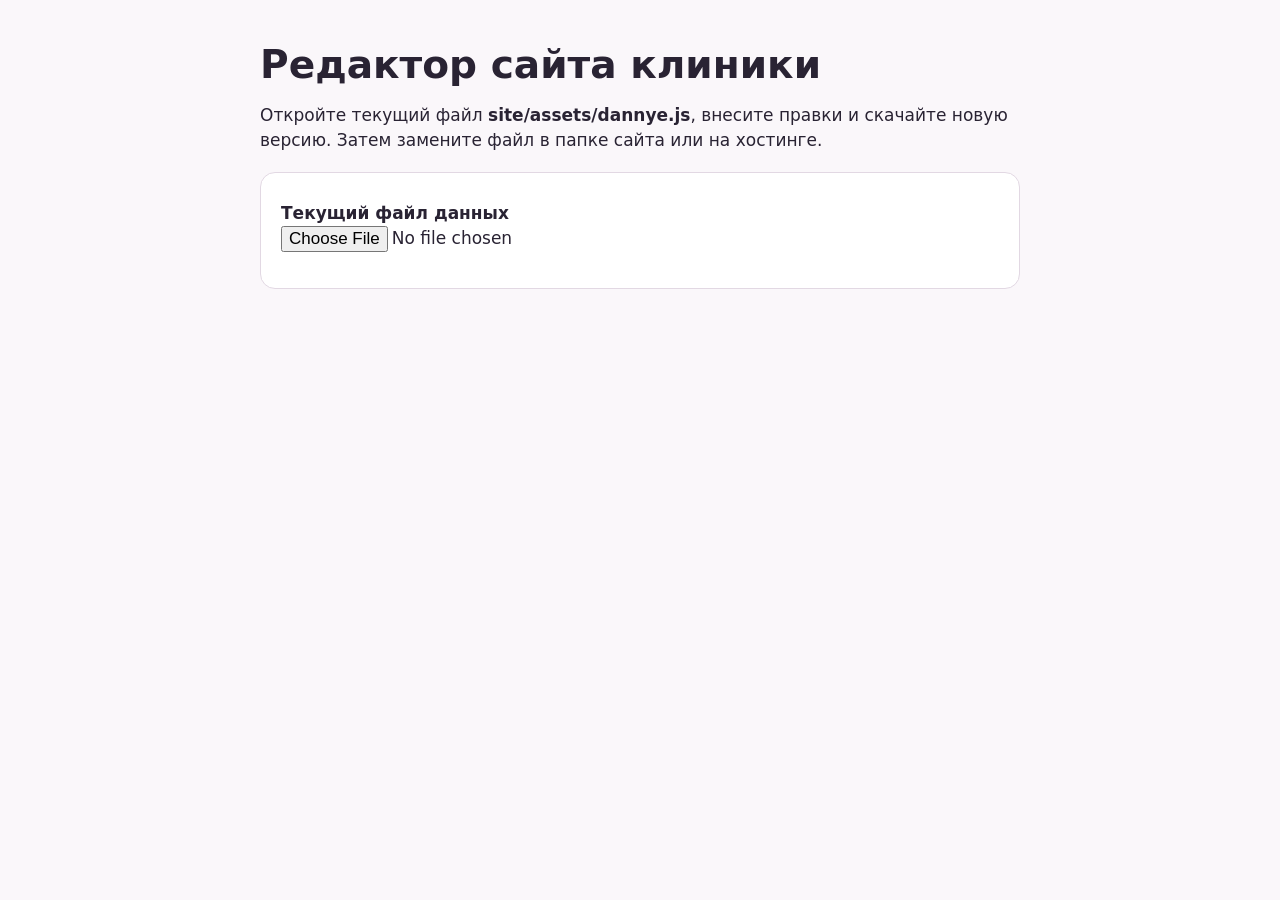
<file: abelmazova-site/redaktor.html>
<!doctype html>
<html lang="ru">
<head>
<meta charset="utf-8">
<meta name="viewport" content="width=device-width, initial-scale=1">
<title>Редактор сайта клиники</title>
<style>
  :root { font: 17px/1.5 system-ui, sans-serif; color: #292333; background: #faf7fa; }
  body { margin: 0 auto; padding: 36px 16px 64px; max-width: 760px; }
  h1 { margin: 0; font-size: clamp(1.6rem, 5vw, 2.3rem); }
  h2 { margin: 0 0 12px; }
  p { margin: 8px 0 16px; }
  section { margin-top: 18px; padding: 20px; border: 1px solid #e2d8e3; border-radius: 15px; background: white; }
  label { display: block; font-weight: 600; margin-top: 8px; }
  input, textarea, button { font: inherit; }
  input:not([type=checkbox],[type=file]), textarea { box-sizing: border-box; display: block; width: 100%; margin-top: 4px; padding: 8px; border: 1px solid #a69aab; border-radius: 6px; }
  textarea { resize: vertical; }
  summary { cursor: pointer; font-weight: 650; padding: 8px 0; }
  button { cursor: pointer; background: #f0e7f0; color: #452849; border: none; padding: 8px 12px; border-radius: 7px; }
  button.primary { background: #642959; color: white; font-weight: 650; }
  button[type=submit] { margin-top: 20px; }
  .row { display: grid; grid-template-columns: minmax(0, 2fr) minmax(0, 1fr) auto; align-items: end; gap: 8px; margin-bottom: 8px; }
  fieldset { border: 1px solid #e2d8e3; padding: 12px; margin: 0 0 16px; border-radius: 8px; }
  .hint { color: #50455a; font-size: .94rem; }
  [role=status] { white-space: pre-line; }
  @media(max-width: 540px) { .row { grid-template-columns: 1fr 1fr; } .row label:first-child { grid-column: 1 / -1; } }
</style>
<script defer src="redaktor.js"></script>
</head>
<body>
  <h1>Редактор сайта клиники</h1>
  <p>Откройте текущий файл <strong>site/assets/dannye.js</strong>, внесите правки и скачайте новую версию. Затем замените файл в папке сайта или на хостинге.</p>
  <section>
    <label for="import">Текущий файл данных</label>
    <input type="file" id="import" accept=".js">
    <p id="import-status" role="status"></p>
  </section>
  <form id="editor" hidden>
    <section>
      <h2>Контакты и часы работы</h2>
      <div id="contacts"></div>
    </section>
    <section>
      <h2>Услуги и цены</h2>
      <p class="hint">Введите цену так, как она должна выглядеть на сайте. Пустое поле покажет «уточняйте».</p>
      <div id="prices"></div>
    </section>
    <section>
      <h2>Объявления</h2>
      <p class="hint">Даты и время задаются по Москве. После окончания показа плашка исчезнет, а запись останется в новостях. Если дата снятия пуста, плашка будет видна до следующей правки.</p>
      <div id="announcements"></div>
      <button type="button" id="add-announcement">Добавить объявление</button>
    </section>
    <button class="primary" type="submit">Скачать новый dannye.js</button>
    <p id="save-status" role="status"></p>
  </form>
</body>
</html>
</file>
<file: abelmazova-site/site/assets/site.css>
/* ============================================================
   МЦ Ирины Абельмазовой — design system
   Палитра: плумовый фиолетовый, мягкое бордо, тёплый белый
   Шрифты: Spectral (заголовки) + Manrope (текст/интерфейс)
   ============================================================ */
/* cyrillic-ext */
@font-face {
  font-family: 'Manrope';
  font-style: normal;
  font-weight: 400;
  font-display: swap;
  src: url("fonts/9fdb8f29.woff2") format('woff2');
  unicode-range: U+0460-052F, U+1C80-1C8A, U+20B4, U+2DE0-2DFF, U+A640-A69F, U+FE2E-FE2F;
}
/* cyrillic */
@font-face {
  font-family: 'Manrope';
  font-style: normal;
  font-weight: 400;
  font-display: swap;
  src: url("fonts/71157628.woff2") format('woff2');
  unicode-range: U+0301, U+0400-045F, U+0490-0491, U+04B0-04B1, U+2116;
}
/* greek */
@font-face {
  font-family: 'Manrope';
  font-style: normal;
  font-weight: 400;
  font-display: swap;
  src: url("fonts/23dbe9fd.woff2") format('woff2');
  unicode-range: U+0370-0377, U+037A-037F, U+0384-038A, U+038C, U+038E-03A1, U+03A3-03FF;
}
/* vietnamese */
@font-face {
  font-family: 'Manrope';
  font-style: normal;
  font-weight: 400;
  font-display: swap;
  src: url("fonts/cb0d1c69.woff2") format('woff2');
  unicode-range: U+0102-0103, U+0110-0111, U+0128-0129, U+0168-0169, U+01A0-01A1, U+01AF-01B0, U+0300-0301, U+0303-0304, U+0308-0309, U+0323, U+0329, U+1EA0-1EF9, U+20AB;
}
/* latin-ext */
@font-face {
  font-family: 'Manrope';
  font-style: normal;
  font-weight: 400;
  font-display: swap;
  src: url("fonts/c4abc9d0.woff2") format('woff2');
  unicode-range: U+0100-02BA, U+02BD-02C5, U+02C7-02CC, U+02CE-02D7, U+02DD-02FF, U+0304, U+0308, U+0329, U+1D00-1DBF, U+1E00-1E9F, U+1EF2-1EFF, U+2020, U+20A0-20AB, U+20AD-20C0, U+2113, U+2C60-2C7F, U+A720-A7FF;
}
/* latin */
@font-face {
  font-family: 'Manrope';
  font-style: normal;
  font-weight: 400;
  font-display: swap;
  src: url("fonts/64b8a6a8.woff2") format('woff2');
  unicode-range: U+0000-00FF, U+0131, U+0152-0153, U+02BB-02BC, U+02C6, U+02DA, U+02DC, U+0304, U+0308, U+0329, U+2000-206F, U+20AC, U+2122, U+2191, U+2193, U+2212, U+2215, U+FEFF, U+FFFD;
}
/* cyrillic-ext */
@font-face {
  font-family: 'Manrope';
  font-style: normal;
  font-weight: 500;
  font-display: swap;
  src: url("fonts/9fdb8f29.woff2") format('woff2');
  unicode-range: U+0460-052F, U+1C80-1C8A, U+20B4, U+2DE0-2DFF, U+A640-A69F, U+FE2E-FE2F;
}
/* cyrillic */
@font-face {
  font-family: 'Manrope';
  font-style: normal;
  font-weight: 500;
  font-display: swap;
  src: url("fonts/71157628.woff2") format('woff2');
  unicode-range: U+0301, U+0400-045F, U+0490-0491, U+04B0-04B1, U+2116;
}
/* greek */
@font-face {
  font-family: 'Manrope';
  font-style: normal;
  font-weight: 500;
  font-display: swap;
  src: url("fonts/23dbe9fd.woff2") format('woff2');
  unicode-range: U+0370-0377, U+037A-037F, U+0384-038A, U+038C, U+038E-03A1, U+03A3-03FF;
}
/* vietnamese */
@font-face {
  font-family: 'Manrope';
  font-style: normal;
  font-weight: 500;
  font-display: swap;
  src: url("fonts/cb0d1c69.woff2") format('woff2');
  unicode-range: U+0102-0103, U+0110-0111, U+0128-0129, U+0168-0169, U+01A0-01A1, U+01AF-01B0, U+0300-0301, U+0303-0304, U+0308-0309, U+0323, U+0329, U+1EA0-1EF9, U+20AB;
}
/* latin-ext */
@font-face {
  font-family: 'Manrope';
  font-style: normal;
  font-weight: 500;
  font-display: swap;
  src: url("fonts/c4abc9d0.woff2") format('woff2');
  unicode-range: U+0100-02BA, U+02BD-02C5, U+02C7-02CC, U+02CE-02D7, U+02DD-02FF, U+0304, U+0308, U+0329, U+1D00-1DBF, U+1E00-1E9F, U+1EF2-1EFF, U+2020, U+20A0-20AB, U+20AD-20C0, U+2113, U+2C60-2C7F, U+A720-A7FF;
}
/* latin */
@font-face {
  font-family: 'Manrope';
  font-style: normal;
  font-weight: 500;
  font-display: swap;
  src: url("fonts/64b8a6a8.woff2") format('woff2');
  unicode-range: U+0000-00FF, U+0131, U+0152-0153, U+02BB-02BC, U+02C6, U+02DA, U+02DC, U+0304, U+0308, U+0329, U+2000-206F, U+20AC, U+2122, U+2191, U+2193, U+2212, U+2215, U+FEFF, U+FFFD;
}
/* cyrillic-ext */
@font-face {
  font-family: 'Manrope';
  font-style: normal;
  font-weight: 600;
  font-display: swap;
  src: url("fonts/9fdb8f29.woff2") format('woff2');
  unicode-range: U+0460-052F, U+1C80-1C8A, U+20B4, U+2DE0-2DFF, U+A640-A69F, U+FE2E-FE2F;
}
/* cyrillic */
@font-face {
  font-family: 'Manrope';
  font-style: normal;
  font-weight: 600;
  font-display: swap;
  src: url("fonts/71157628.woff2") format('woff2');
  unicode-range: U+0301, U+0400-045F, U+0490-0491, U+04B0-04B1, U+2116;
}
/* greek */
@font-face {
  font-family: 'Manrope';
  font-style: normal;
  font-weight: 600;
  font-display: swap;
  src: url("fonts/23dbe9fd.woff2") format('woff2');
  unicode-range: U+0370-0377, U+037A-037F, U+0384-038A, U+038C, U+038E-03A1, U+03A3-03FF;
}
/* vietnamese */
@font-face {
  font-family: 'Manrope';
  font-style: normal;
  font-weight: 600;
  font-display: swap;
  src: url("fonts/cb0d1c69.woff2") format('woff2');
  unicode-range: U+0102-0103, U+0110-0111, U+0128-0129, U+0168-0169, U+01A0-01A1, U+01AF-01B0, U+0300-0301, U+0303-0304, U+0308-0309, U+0323, U+0329, U+1EA0-1EF9, U+20AB;
}
/* latin-ext */
@font-face {
  font-family: 'Manrope';
  font-style: normal;
  font-weight: 600;
  font-display: swap;
  src: url("fonts/c4abc9d0.woff2") format('woff2');
  unicode-range: U+0100-02BA, U+02BD-02C5, U+02C7-02CC, U+02CE-02D7, U+02DD-02FF, U+0304, U+0308, U+0329, U+1D00-1DBF, U+1E00-1E9F, U+1EF2-1EFF, U+2020, U+20A0-20AB, U+20AD-20C0, U+2113, U+2C60-2C7F, U+A720-A7FF;
}
/* latin */
@font-face {
  font-family: 'Manrope';
  font-style: normal;
  font-weight: 600;
  font-display: swap;
  src: url("fonts/64b8a6a8.woff2") format('woff2');
  unicode-range: U+0000-00FF, U+0131, U+0152-0153, U+02BB-02BC, U+02C6, U+02DA, U+02DC, U+0304, U+0308, U+0329, U+2000-206F, U+20AC, U+2122, U+2191, U+2193, U+2212, U+2215, U+FEFF, U+FFFD;
}
/* cyrillic-ext */
@font-face {
  font-family: 'Manrope';
  font-style: normal;
  font-weight: 700;
  font-display: swap;
  src: url("fonts/9fdb8f29.woff2") format('woff2');
  unicode-range: U+0460-052F, U+1C80-1C8A, U+20B4, U+2DE0-2DFF, U+A640-A69F, U+FE2E-FE2F;
}
/* cyrillic */
@font-face {
  font-family: 'Manrope';
  font-style: normal;
  font-weight: 700;
  font-display: swap;
  src: url("fonts/71157628.woff2") format('woff2');
  unicode-range: U+0301, U+0400-045F, U+0490-0491, U+04B0-04B1, U+2116;
}
/* greek */
@font-face {
  font-family: 'Manrope';
  font-style: normal;
  font-weight: 700;
  font-display: swap;
  src: url("fonts/23dbe9fd.woff2") format('woff2');
  unicode-range: U+0370-0377, U+037A-037F, U+0384-038A, U+038C, U+038E-03A1, U+03A3-03FF;
}
/* vietnamese */
@font-face {
  font-family: 'Manrope';
  font-style: normal;
  font-weight: 700;
  font-display: swap;
  src: url("fonts/cb0d1c69.woff2") format('woff2');
  unicode-range: U+0102-0103, U+0110-0111, U+0128-0129, U+0168-0169, U+01A0-01A1, U+01AF-01B0, U+0300-0301, U+0303-0304, U+0308-0309, U+0323, U+0329, U+1EA0-1EF9, U+20AB;
}
/* latin-ext */
@font-face {
  font-family: 'Manrope';
  font-style: normal;
  font-weight: 700;
  font-display: swap;
  src: url("fonts/c4abc9d0.woff2") format('woff2');
  unicode-range: U+0100-02BA, U+02BD-02C5, U+02C7-02CC, U+02CE-02D7, U+02DD-02FF, U+0304, U+0308, U+0329, U+1D00-1DBF, U+1E00-1E9F, U+1EF2-1EFF, U+2020, U+20A0-20AB, U+20AD-20C0, U+2113, U+2C60-2C7F, U+A720-A7FF;
}
/* latin */
@font-face {
  font-family: 'Manrope';
  font-style: normal;
  font-weight: 700;
  font-display: swap;
  src: url("fonts/64b8a6a8.woff2") format('woff2');
  unicode-range: U+0000-00FF, U+0131, U+0152-0153, U+02BB-02BC, U+02C6, U+02DA, U+02DC, U+0304, U+0308, U+0329, U+2000-206F, U+20AC, U+2122, U+2191, U+2193, U+2212, U+2215, U+FEFF, U+FFFD;
}
/* cyrillic-ext */
@font-face {
  font-family: 'Manrope';
  font-style: normal;
  font-weight: 800;
  font-display: swap;
  src: url("fonts/9fdb8f29.woff2") format('woff2');
  unicode-range: U+0460-052F, U+1C80-1C8A, U+20B4, U+2DE0-2DFF, U+A640-A69F, U+FE2E-FE2F;
}
/* cyrillic */
@font-face {
  font-family: 'Manrope';
  font-style: normal;
  font-weight: 800;
  font-display: swap;
  src: url("fonts/71157628.woff2") format('woff2');
  unicode-range: U+0301, U+0400-045F, U+0490-0491, U+04B0-04B1, U+2116;
}
/* greek */
@font-face {
  font-family: 'Manrope';
  font-style: normal;
  font-weight: 800;
  font-display: swap;
  src: url("fonts/23dbe9fd.woff2") format('woff2');
  unicode-range: U+0370-0377, U+037A-037F, U+0384-038A, U+038C, U+038E-03A1, U+03A3-03FF;
}
/* vietnamese */
@font-face {
  font-family: 'Manrope';
  font-style: normal;
  font-weight: 800;
  font-display: swap;
  src: url("fonts/cb0d1c69.woff2") format('woff2');
  unicode-range: U+0102-0103, U+0110-0111, U+0128-0129, U+0168-0169, U+01A0-01A1, U+01AF-01B0, U+0300-0301, U+0303-0304, U+0308-0309, U+0323, U+0329, U+1EA0-1EF9, U+20AB;
}
/* latin-ext */
@font-face {
  font-family: 'Manrope';
  font-style: normal;
  font-weight: 800;
  font-display: swap;
  src: url("fonts/c4abc9d0.woff2") format('woff2');
  unicode-range: U+0100-02BA, U+02BD-02C5, U+02C7-02CC, U+02CE-02D7, U+02DD-02FF, U+0304, U+0308, U+0329, U+1D00-1DBF, U+1E00-1E9F, U+1EF2-1EFF, U+2020, U+20A0-20AB, U+20AD-20C0, U+2113, U+2C60-2C7F, U+A720-A7FF;
}
/* latin */
@font-face {
  font-family: 'Manrope';
  font-style: normal;
  font-weight: 800;
  font-display: swap;
  src: url("fonts/64b8a6a8.woff2") format('woff2');
  unicode-range: U+0000-00FF, U+0131, U+0152-0153, U+02BB-02BC, U+02C6, U+02DA, U+02DC, U+0304, U+0308, U+0329, U+2000-206F, U+20AC, U+2122, U+2191, U+2193, U+2212, U+2215, U+FEFF, U+FFFD;
}
/* cyrillic-ext */
@font-face {
  font-family: 'Spectral';
  font-style: italic;
  font-weight: 400;
  font-display: swap;
  src: url("fonts/8dcc0151.woff2") format('woff2');
  unicode-range: U+0460-052F, U+1C80-1C8A, U+20B4, U+2DE0-2DFF, U+A640-A69F, U+FE2E-FE2F;
}
/* cyrillic */
@font-face {
  font-family: 'Spectral';
  font-style: italic;
  font-weight: 400;
  font-display: swap;
  src: url("fonts/51bb88d1.woff2") format('woff2');
  unicode-range: U+0301, U+0400-045F, U+0490-0491, U+04B0-04B1, U+2116;
}
/* vietnamese */
@font-face {
  font-family: 'Spectral';
  font-style: italic;
  font-weight: 400;
  font-display: swap;
  src: url("fonts/482b6721.woff2") format('woff2');
  unicode-range: U+0102-0103, U+0110-0111, U+0128-0129, U+0168-0169, U+01A0-01A1, U+01AF-01B0, U+0300-0301, U+0303-0304, U+0308-0309, U+0323, U+0329, U+1EA0-1EF9, U+20AB;
}
/* latin-ext */
@font-face {
  font-family: 'Spectral';
  font-style: italic;
  font-weight: 400;
  font-display: swap;
  src: url("fonts/bb1362e1.woff2") format('woff2');
  unicode-range: U+0100-02BA, U+02BD-02C5, U+02C7-02CC, U+02CE-02D7, U+02DD-02FF, U+0304, U+0308, U+0329, U+1D00-1DBF, U+1E00-1E9F, U+1EF2-1EFF, U+2020, U+20A0-20AB, U+20AD-20C0, U+2113, U+2C60-2C7F, U+A720-A7FF;
}
/* latin */
@font-face {
  font-family: 'Spectral';
  font-style: italic;
  font-weight: 400;
  font-display: swap;
  src: url("fonts/f141749c.woff2") format('woff2');
  unicode-range: U+0000-00FF, U+0131, U+0152-0153, U+02BB-02BC, U+02C6, U+02DA, U+02DC, U+0304, U+0308, U+0329, U+2000-206F, U+20AC, U+2122, U+2191, U+2193, U+2212, U+2215, U+FEFF, U+FFFD;
}
/* cyrillic-ext */
@font-face {
  font-family: 'Spectral';
  font-style: italic;
  font-weight: 500;
  font-display: swap;
  src: url("fonts/6c8ba707.woff2") format('woff2');
  unicode-range: U+0460-052F, U+1C80-1C8A, U+20B4, U+2DE0-2DFF, U+A640-A69F, U+FE2E-FE2F;
}
/* cyrillic */
@font-face {
  font-family: 'Spectral';
  font-style: italic;
  font-weight: 500;
  font-display: swap;
  src: url("fonts/ddbef370.woff2") format('woff2');
  unicode-range: U+0301, U+0400-045F, U+0490-0491, U+04B0-04B1, U+2116;
}
/* vietnamese */
@font-face {
  font-family: 'Spectral';
  font-style: italic;
  font-weight: 500;
  font-display: swap;
  src: url("fonts/eeac64ae.woff2") format('woff2');
  unicode-range: U+0102-0103, U+0110-0111, U+0128-0129, U+0168-0169, U+01A0-01A1, U+01AF-01B0, U+0300-0301, U+0303-0304, U+0308-0309, U+0323, U+0329, U+1EA0-1EF9, U+20AB;
}
/* latin-ext */
@font-face {
  font-family: 'Spectral';
  font-style: italic;
  font-weight: 500;
  font-display: swap;
  src: url("fonts/5334a0cd.woff2") format('woff2');
  unicode-range: U+0100-02BA, U+02BD-02C5, U+02C7-02CC, U+02CE-02D7, U+02DD-02FF, U+0304, U+0308, U+0329, U+1D00-1DBF, U+1E00-1E9F, U+1EF2-1EFF, U+2020, U+20A0-20AB, U+20AD-20C0, U+2113, U+2C60-2C7F, U+A720-A7FF;
}
/* latin */
@font-face {
  font-family: 'Spectral';
  font-style: italic;
  font-weight: 500;
  font-display: swap;
  src: url("fonts/e9d4daae.woff2") format('woff2');
  unicode-range: U+0000-00FF, U+0131, U+0152-0153, U+02BB-02BC, U+02C6, U+02DA, U+02DC, U+0304, U+0308, U+0329, U+2000-206F, U+20AC, U+2122, U+2191, U+2193, U+2212, U+2215, U+FEFF, U+FFFD;
}
/* cyrillic-ext */
@font-face {
  font-family: 'Spectral';
  font-style: normal;
  font-weight: 400;
  font-display: swap;
  src: url("fonts/82cc95e6.woff2") format('woff2');
  unicode-range: U+0460-052F, U+1C80-1C8A, U+20B4, U+2DE0-2DFF, U+A640-A69F, U+FE2E-FE2F;
}
/* cyrillic */
@font-face {
  font-family: 'Spectral';
  font-style: normal;
  font-weight: 400;
  font-display: swap;
  src: url("fonts/e1754b51.woff2") format('woff2');
  unicode-range: U+0301, U+0400-045F, U+0490-0491, U+04B0-04B1, U+2116;
}
/* vietnamese */
@font-face {
  font-family: 'Spectral';
  font-style: normal;
  font-weight: 400;
  font-display: swap;
  src: url("fonts/98844f1b.woff2") format('woff2');
  unicode-range: U+0102-0103, U+0110-0111, U+0128-0129, U+0168-0169, U+01A0-01A1, U+01AF-01B0, U+0300-0301, U+0303-0304, U+0308-0309, U+0323, U+0329, U+1EA0-1EF9, U+20AB;
}
/* latin-ext */
@font-face {
  font-family: 'Spectral';
  font-style: normal;
  font-weight: 400;
  font-display: swap;
  src: url("fonts/291e8816.woff2") format('woff2');
  unicode-range: U+0100-02BA, U+02BD-02C5, U+02C7-02CC, U+02CE-02D7, U+02DD-02FF, U+0304, U+0308, U+0329, U+1D00-1DBF, U+1E00-1E9F, U+1EF2-1EFF, U+2020, U+20A0-20AB, U+20AD-20C0, U+2113, U+2C60-2C7F, U+A720-A7FF;
}
/* latin */
@font-face {
  font-family: 'Spectral';
  font-style: normal;
  font-weight: 400;
  font-display: swap;
  src: url("fonts/72ba0f48.woff2") format('woff2');
  unicode-range: U+0000-00FF, U+0131, U+0152-0153, U+02BB-02BC, U+02C6, U+02DA, U+02DC, U+0304, U+0308, U+0329, U+2000-206F, U+20AC, U+2122, U+2191, U+2193, U+2212, U+2215, U+FEFF, U+FFFD;
}
/* cyrillic-ext */
@font-face {
  font-family: 'Spectral';
  font-style: normal;
  font-weight: 500;
  font-display: swap;
  src: url("fonts/f48a2a3e.woff2") format('woff2');
  unicode-range: U+0460-052F, U+1C80-1C8A, U+20B4, U+2DE0-2DFF, U+A640-A69F, U+FE2E-FE2F;
}
/* cyrillic */
@font-face {
  font-family: 'Spectral';
  font-style: normal;
  font-weight: 500;
  font-display: swap;
  src: url("fonts/02f4b9ad.woff2") format('woff2');
  unicode-range: U+0301, U+0400-045F, U+0490-0491, U+04B0-04B1, U+2116;
}
/* vietnamese */
@font-face {
  font-family: 'Spectral';
  font-style: normal;
  font-weight: 500;
  font-display: swap;
  src: url("fonts/ce9d5df4.woff2") format('woff2');
  unicode-range: U+0102-0103, U+0110-0111, U+0128-0129, U+0168-0169, U+01A0-01A1, U+01AF-01B0, U+0300-0301, U+0303-0304, U+0308-0309, U+0323, U+0329, U+1EA0-1EF9, U+20AB;
}
/* latin-ext */
@font-face {
  font-family: 'Spectral';
  font-style: normal;
  font-weight: 500;
  font-display: swap;
  src: url("fonts/6799bbba.woff2") format('woff2');
  unicode-range: U+0100-02BA, U+02BD-02C5, U+02C7-02CC, U+02CE-02D7, U+02DD-02FF, U+0304, U+0308, U+0329, U+1D00-1DBF, U+1E00-1E9F, U+1EF2-1EFF, U+2020, U+20A0-20AB, U+20AD-20C0, U+2113, U+2C60-2C7F, U+A720-A7FF;
}
/* latin */
@font-face {
  font-family: 'Spectral';
  font-style: normal;
  font-weight: 500;
  font-display: swap;
  src: url("fonts/7f937e6f.woff2") format('woff2');
  unicode-range: U+0000-00FF, U+0131, U+0152-0153, U+02BB-02BC, U+02C6, U+02DA, U+02DC, U+0304, U+0308, U+0329, U+2000-206F, U+20AC, U+2122, U+2191, U+2193, U+2212, U+2215, U+FEFF, U+FFFD;
}
/* cyrillic-ext */
@font-face {
  font-family: 'Spectral';
  font-style: normal;
  font-weight: 600;
  font-display: swap;
  src: url("fonts/f1e1efec.woff2") format('woff2');
  unicode-range: U+0460-052F, U+1C80-1C8A, U+20B4, U+2DE0-2DFF, U+A640-A69F, U+FE2E-FE2F;
}
/* cyrillic */
@font-face {
  font-family: 'Spectral';
  font-style: normal;
  font-weight: 600;
  font-display: swap;
  src: url("fonts/a909e129.woff2") format('woff2');
  unicode-range: U+0301, U+0400-045F, U+0490-0491, U+04B0-04B1, U+2116;
}
/* vietnamese */
@font-face {
  font-family: 'Spectral';
  font-style: normal;
  font-weight: 600;
  font-display: swap;
  src: url("fonts/74d10195.woff2") format('woff2');
  unicode-range: U+0102-0103, U+0110-0111, U+0128-0129, U+0168-0169, U+01A0-01A1, U+01AF-01B0, U+0300-0301, U+0303-0304, U+0308-0309, U+0323, U+0329, U+1EA0-1EF9, U+20AB;
}
/* latin-ext */
@font-face {
  font-family: 'Spectral';
  font-style: normal;
  font-weight: 600;
  font-display: swap;
  src: url("fonts/10b25540.woff2") format('woff2');
  unicode-range: U+0100-02BA, U+02BD-02C5, U+02C7-02CC, U+02CE-02D7, U+02DD-02FF, U+0304, U+0308, U+0329, U+1D00-1DBF, U+1E00-1E9F, U+1EF2-1EFF, U+2020, U+20A0-20AB, U+20AD-20C0, U+2113, U+2C60-2C7F, U+A720-A7FF;
}
/* latin */
@font-face {
  font-family: 'Spectral';
  font-style: normal;
  font-weight: 600;
  font-display: swap;
  src: url("fonts/084b496f.woff2") format('woff2');
  unicode-range: U+0000-00FF, U+0131, U+0152-0153, U+02BB-02BC, U+02C6, U+02DA, U+02DC, U+0304, U+0308, U+0329, U+2000-206F, U+20AC, U+2122, U+2191, U+2193, U+2212, U+2215, U+FEFF, U+FFFD;
}


:root{
  --bg:        #FAF6FA;
  --surface:   #FFFFFF;
  --surface-2: #F4ECF7;
  --surface-3: #EDE2F2;
  --ink:       #2B2230;
  --ink-soft:  #66596F;
  --ink-mute:  #938799;
  --primary:      #7A4A93;
  --primary-deep: #5C3473;
  --primary-soft: #9D74B4;
  --primary-wash: #F1E8F6;
  --bordo:      #A12C3E;
  --bordo-deep: #7E2030;
  --bordo-wash: #F8ECEE;
  --line:    #E8DCEE;
  --line-2:  #DECDE6;
  --gold:    #C0894A;

  --radius-s: 10px;
  --radius:   16px;
  --radius-l: 24px;
  --radius-xl: 34px;

  --shadow-s: 0 2px 10px rgba(74,40,90,.06);
  --shadow:   0 14px 40px -18px rgba(74,40,90,.28);
  --shadow-l: 0 30px 70px -30px rgba(74,40,90,.40);

  --maxw: 1200px;
  --gut: clamp(18px, 4vw, 48px);

  --ff-head: 'Spectral', Georgia, 'Times New Roman', serif;
  --ff-body: 'Manrope', system-ui, -apple-system, sans-serif;
}

*{ box-sizing:border-box; }
html{ scroll-behavior:smooth; -webkit-text-size-adjust:100%; }
body{
  margin:0;
  font-family:var(--ff-body);
  background:var(--bg);
  color:var(--ink);
  font-size:17px;
  line-height:1.62;
  font-weight:400;
  -webkit-font-smoothing:antialiased;
  text-rendering:optimizeLegibility;
  overflow-x:hidden;
}
img{ display:block; max-width:100%; }
a{ color:inherit; text-decoration:none; }
button{ font-family:inherit; cursor:pointer; }

h1,h2,h3,h4{ font-family:var(--ff-head); font-weight:500; line-height:1.1; margin:0; color:var(--ink); letter-spacing:-.01em; }
h1{ font-size:clamp(34px,5.4vw,62px); }
h2{ font-size:clamp(28px,3.8vw,46px); }
h3{ font-size:clamp(21px,2.4vw,28px); }
p{ margin:0; text-wrap:pretty; }

.container{ width:100%; max-width:var(--maxw); margin-inline:auto; padding-inline:var(--gut); }
.section{ padding-block:clamp(60px,8vw,118px); }
.section--tight{ padding-block:clamp(44px,5vw,72px); }

/* ---------- shared eyebrow / heads ---------- */
.eyebrow{
  display:inline-flex; align-items:center; gap:9px;
  font-size:12.5px; font-weight:700; letter-spacing:.16em; text-transform:uppercase;
  color:var(--bordo);
}
.eyebrow::before{ content:""; width:24px; height:1.5px; background:var(--bordo); opacity:.6; }
.eyebrow--center::after{ content:""; width:24px; height:1.5px; background:var(--bordo); opacity:.6; }
.lead{ font-size:clamp(17px,1.5vw,19.5px); color:var(--ink-soft); }
.sec-head{ max-width:660px; }
.sec-head--center{ margin-inline:auto; text-align:center; }
.sec-head h2{ margin-top:14px; }
.sec-head p{ margin-top:16px; }

/* ---------- buttons ---------- */
.btn{
  display:inline-flex; align-items:center; justify-content:center; gap:10px;
  font-weight:700; font-size:15.5px; letter-spacing:.005em;
  padding:15px 26px; border-radius:999px; border:1.5px solid transparent;
  transition:transform .18s ease, box-shadow .25s ease, background .2s ease, color .2s ease;
  white-space:nowrap;
}
.btn svg{ width:18px; height:18px; }
.btn--primary{ background:var(--primary); color:#fff; box-shadow:0 12px 26px -12px rgba(122,74,147,.85); }
.btn--primary:hover{ background:var(--primary-deep); transform:translateY(-2px); box-shadow:0 18px 34px -14px rgba(122,74,147,.9); }
.btn--bordo{ background:var(--bordo); color:#fff; box-shadow:0 12px 26px -12px rgba(161,44,62,.8); }
.btn--bordo:hover{ background:var(--bordo-deep); transform:translateY(-2px); }
.btn--ghost{ background:transparent; color:var(--primary-deep); border-color:var(--line-2); }
.btn--ghost:hover{ background:var(--primary-wash); border-color:var(--primary-soft); transform:translateY(-2px); }
.btn--light{ background:#fff; color:var(--primary-deep); box-shadow:var(--shadow-s); }
.btn--light:hover{ transform:translateY(-2px); box-shadow:var(--shadow); }
.btn--lg{ padding:18px 34px; font-size:16.5px; }
.btn--block{ width:100%; }

.chip{
  display:inline-flex; align-items:center; gap:8px;
  padding:8px 15px; border-radius:999px; background:var(--surface-2);
  font-size:13.5px; font-weight:600; color:var(--primary-deep); border:1px solid var(--line);
}

/* ============================================================
   HEADER
   ============================================================ */
.site-header{
  position:sticky; top:0; z-index:60;
  background:rgba(250,246,250,.82); backdrop-filter:blur(14px);
  border-bottom:1px solid var(--line);
}
.nav{
  display:flex; align-items:center; gap:26px;
  height:78px;
}
.brand{ display:flex; align-items:center; gap:13px; margin-right:auto; }
.brand__logo{ width:48px; height:48px; border-radius:50%; object-fit:cover; box-shadow:0 4px 14px -6px rgba(161,44,62,.5); background:#fff; }
.brand__txt{ display:flex; flex-direction:column; line-height:1.12; }
.brand__name{ font-family:var(--ff-head); font-size:18px; font-weight:600; color:var(--ink); letter-spacing:-.01em; }
.brand__sub{ font-size:11px; font-weight:600; letter-spacing:.13em; text-transform:uppercase; color:var(--bordo); }
.brand__title{ font-family:var(--ff-head); font-size:20px; font-weight:600; color:var(--bordo); line-height:1.04; white-space:nowrap; letter-spacing:-.01em; }
.brand__org{ font-size:14px; font-weight:600; color:var(--ink); line-height:1.1; white-space:nowrap; }
.nav__links{ display:flex; align-items:center; gap:4px; }
.nav__links a{
  padding:10px 15px; border-radius:999px; font-size:15px; font-weight:600; color:var(--ink-soft);
  transition:color .18s, background .18s; white-space:nowrap;
}
.brand__name{ font-family:var(--ff-head); font-size:18px; font-weight:600; color:var(--ink); letter-spacing:-.01em; white-space:nowrap; }
.nav__links a:hover{ color:var(--primary-deep); background:var(--primary-wash); }
.nav__links a.is-active{ color:var(--primary-deep); background:var(--primary-wash); }
.nav__cta{ display:flex; align-items:center; gap:10px; }
.nav__phone{ display:flex; flex-direction:column; align-items:flex-end; line-height:1.15; }
.nav__phone b{ font-size:15.5px; font-weight:800; color:var(--ink); letter-spacing:.01em; white-space:nowrap; }
.nav__phone span{ font-size:11.5px; color:var(--ink-mute); font-weight:600; }
.burger{ display:none; width:46px; height:46px; border-radius:12px; border:1px solid var(--line-2); background:#fff; align-items:center; justify-content:center; }
.burger span{ display:block; width:20px; height:2px; background:var(--ink); position:relative; transition:.2s; }
.burger span::before,.burger span::after{ content:""; position:absolute; left:0; width:20px; height:2px; background:var(--ink); transition:.2s; }
.burger span::before{ top:-6px; } .burger span::after{ top:6px; }
body.menu-open .burger span{ background:transparent; }
body.menu-open .burger span::before{ top:0; transform:rotate(45deg); }
body.menu-open .burger span::after{ top:0; transform:rotate(-45deg); }

/* ============================================================
   FOOTER
   ============================================================ */
.site-footer{ background:var(--ink); color:#E9E1EE; padding-block:64px 30px; }
.site-footer a{ color:#E9E1EE; }
.footer__grid{ display:grid; grid-template-columns:1.4fr 1fr 1fr 1.2fr; gap:40px; }
.footer__brand .brand__name{ color:#fff; }
.footer__brand p{ color:#B9AEC2; margin-top:14px; font-size:15px; max-width:300px; }
.footer h4{ font-family:var(--ff-body); font-size:13px; letter-spacing:.12em; text-transform:uppercase; color:#A99BB4; font-weight:700; margin-bottom:16px; }
.footer__list{ list-style:none; margin:0; padding:0; display:flex; flex-direction:column; gap:11px; font-size:15px; }
.footer__list a:hover{ color:#fff; }
.footer__bottom{ border-top:1px solid rgba(255,255,255,.12); margin-top:46px; padding-top:22px; display:flex; justify-content:space-between; gap:16px; flex-wrap:wrap; color:#9C8FA8; font-size:13.5px; }
.footer__social{ display:flex; gap:10px; }
.footer__social a{ width:42px; height:42px; border-radius:50%; background:rgba(255,255,255,.08); display:flex; align-items:center; justify-content:center; transition:.2s; }
.footer__social a:hover{ background:var(--bordo); transform:translateY(-2px); }
.footer__social svg{ width:19px; height:19px; }

/* ============================================================
   BOOKING MODAL
   ============================================================ */
.modal-root{ position:fixed; inset:0; z-index:120; display:none; }
.modal-root.open{ display:block; }
.modal__scrim{ position:absolute; inset:0; background:rgba(43,34,48,.55); backdrop-filter:blur(4px); opacity:0; transition:opacity .25s; }
.modal-root.open .modal__scrim{ opacity:1; }
.modal__card{
  position:absolute; left:50%; top:50%; transform:translate(-50%,-46%);
  width:min(480px,92vw); background:var(--surface); border-radius:var(--radius-l);
  box-shadow:var(--shadow-l); padding:38px 34px 32px; opacity:0; transition:.28s cubic-bezier(.2,.7,.3,1);
  text-align:center;
}
.modal-root.open .modal__card{ transform:translate(-50%,-50%); opacity:1; }
.modal__close{ position:absolute; top:16px; right:16px; width:40px; height:40px; border-radius:50%; border:none; background:var(--surface-2); color:var(--ink-soft); font-size:20px; display:flex; align-items:center; justify-content:center; }
.modal__close:hover{ background:var(--surface-3); }
.modal__logo{ width:70px; height:70px; border-radius:50%; object-fit:cover; margin:0 auto 16px; box-shadow:0 6px 18px -8px rgba(161,44,62,.6); }
.modal__card h3{ font-size:26px; }
.modal__card p{ color:var(--ink-soft); margin-top:8px; font-size:15.5px; }
.modal__phone{
  display:block; font-family:var(--ff-head); font-size:34px; font-weight:600; color:var(--primary-deep);
  margin:22px 0 4px; letter-spacing:.01em;
}
.modal__hours{ font-size:14px; color:var(--ink-mute); }
.modal__actions{ display:flex; flex-direction:column; gap:11px; margin-top:24px; }
.modal__note{ margin-top:18px; font-size:13px; color:var(--ink-mute); }

/* ============================================================
   HERO
   ============================================================ */
.hero{ position:relative; overflow:hidden; padding-top:clamp(36px,5vw,70px); padding-bottom:clamp(48px,6vw,90px); }
.hero__bg{ position:absolute; inset:0; z-index:0; pointer-events:none; }
.hero__blob{ position:absolute; border-radius:50%; filter:blur(60px); opacity:.55; }
.hero__blob.b1{ width:540px; height:540px; background:#E7D2F0; top:-180px; right:-120px; }
.hero__blob.b2{ width:420px; height:420px; background:#F4D9DF; bottom:-160px; left:-120px; opacity:.5; }
.hero__inner{ position:relative; z-index:1; display:grid; grid-template-columns:1.05fr .95fr; gap:clamp(30px,5vw,68px); align-items:center; }
.hero__eyebrow{ margin-bottom:20px; }
.hero h1{ margin-bottom:0; }
.hero h1 em{ font-style:italic; color:var(--bordo); }
.hero__slogan{ display:block; font-family:var(--ff-head); font-style:italic; color:var(--primary); font-size:clamp(20px,2.2vw,26px); margin-top:14px; }
.hero__desc{ margin-top:24px; max-width:480px; font-size:18px; color:var(--ink-soft); }
.hero__actions{ display:flex; flex-wrap:wrap; gap:14px; margin-top:32px; }
.hero__stats{ display:flex; gap:30px; margin-top:40px; flex-wrap:wrap; }
.hero__stat b{ display:block; font-family:var(--ff-head); font-size:38px; font-weight:600; color:var(--primary-deep); line-height:1; }
.hero__stat span{ font-size:13.5px; color:var(--ink-mute); font-weight:600; margin-top:6px; display:block; }
.hero__media{ position:relative; }
.hero__photo{ position:relative; border-radius:var(--radius-xl); overflow:hidden; box-shadow:var(--shadow-l); aspect-ratio:4/5; }
.hero__photo img{ width:100%; height:100%; object-fit:cover; }
.hero__badge{
  position:absolute; left:-26px; bottom:34px; background:#fff; border-radius:var(--radius);
  padding:16px 20px; box-shadow:var(--shadow); display:flex; align-items:center; gap:13px; max-width:250px;
}
.hero__badge img{ width:50px; height:50px; border-radius:50%; object-fit:cover; }
.hero__badge b{ font-size:15px; display:block; }
.hero__badge span{ font-size:12.5px; color:var(--ink-mute); }
.hero__ribbon{ position:absolute; right:-18px; top:30px; background:var(--bordo); color:#fff; padding:12px 18px; border-radius:14px; box-shadow:var(--shadow); font-weight:700; font-size:14px; text-align:center; line-height:1.25; }
.hero__ribbon b{ font-family:var(--ff-head); font-size:24px; display:block; }

/* ============================================================
   GENERIC CARDS / GRID
   ============================================================ */
.grid{ display:grid; gap:24px; }
.grid-2{ grid-template-columns:repeat(2,1fr); }
.grid-3{ grid-template-columns:repeat(3,1fr); }
.grid-4{ grid-template-columns:repeat(4,1fr); }

.card{ background:var(--surface); border:1px solid var(--line); border-radius:var(--radius-l); overflow:hidden; transition:transform .22s, box-shadow .25s, border-color .2s; }
.card:hover{ transform:translateY(-4px); box-shadow:var(--shadow); border-color:var(--line-2); }

/* feature (about) cards */
.feature{ padding:30px 28px; background:var(--surface); border:1px solid var(--line); border-radius:var(--radius-l); }
.feature__ic{ width:54px; height:54px; border-radius:16px; background:var(--primary-wash); color:var(--primary-deep); display:flex; align-items:center; justify-content:center; margin-bottom:18px; }
.feature__ic svg{ width:26px; height:26px; }
.feature h3{ font-size:21px; margin-bottom:9px; }
.feature p{ color:var(--ink-soft); font-size:15.5px; }

/* service preview card */
.svc{ display:flex; flex-direction:column; }
.svc__img{ aspect-ratio:16/11; overflow:hidden; }
.svc__img img{ width:100%; height:100%; object-fit:cover; transition:transform .5s ease; }
.card:hover .svc__img img{ transform:scale(1.05); }
.svc__body{ padding:22px 24px 26px; display:flex; flex-direction:column; flex:1; }
.svc__body h3{ font-size:20px; }
.svc__body p{ color:var(--ink-soft); font-size:15px; margin-top:8px; flex:1; }
.svc__foot{ display:flex; align-items:center; justify-content:space-between; margin-top:18px; }
.svc__price{ font-weight:800; color:var(--primary-deep); font-size:16px; }
.svc__price small{ font-weight:600; color:var(--ink-mute); font-size:12.5px; }
.svc__arrow{ width:38px; height:38px; border-radius:50%; background:var(--surface-2); display:flex; align-items:center; justify-content:center; color:var(--primary-deep); transition:.2s; }
.card:hover .svc__arrow{ background:var(--primary); color:#fff; }

/* doctor card */
.doc{ display:flex; flex-direction:column; }
.doc__img{ aspect-ratio:1/1; overflow:hidden; background:var(--surface-2); }
.doc__img img{ width:100%; height:100%; object-fit:cover; object-position:center 22%; transition:transform .5s; }
.card:hover .doc__img img{ transform:scale(1.04); }
.doc__body{ padding:22px 24px 26px; }
.doc__spec{ font-size:12.5px; font-weight:700; letter-spacing:.05em; text-transform:uppercase; color:var(--bordo); }
.doc__body h3{ font-size:21px; margin:8px 0 6px; }
.doc__exp{ font-size:14.5px; color:var(--ink-soft); }
.doc__tags{ display:flex; flex-wrap:wrap; gap:7px; margin-top:14px; }
.doc__tags span{ font-size:12px; padding:5px 11px; border-radius:999px; background:var(--surface-2); color:var(--primary-deep); font-weight:600; }

/* ============================================================
   ABOUT band
   ============================================================ */
.about{ background:linear-gradient(180deg,var(--surface-2),var(--bg)); }
.about__inner{ display:grid; grid-template-columns:1fr 1fr; gap:clamp(30px,5vw,64px); align-items:center; }
.about__media{ display:grid; grid-template-columns:1fr 1fr; grid-template-rows:auto auto; gap:16px; }
.about__media img{ width:100%; height:100%; object-fit:cover; border-radius:var(--radius-l); box-shadow:var(--shadow); }
.about__media img:first-child{ grid-row:span 2; aspect-ratio:3/4.4; }
.about__media img:nth-child(2){ aspect-ratio:4/3; }
.about__media img:nth-child(3){ aspect-ratio:4/3; }
.about__list{ list-style:none; margin:22px 0 0; padding:0; display:flex; flex-direction:column; gap:14px; }
.about__list li{ display:flex; gap:13px; align-items:flex-start; font-size:16px; color:var(--ink-soft); }
.about__list svg{ width:23px; height:23px; flex:none; color:var(--bordo); margin-top:2px; }
.about__list b{ color:var(--ink); font-weight:700; }

/* ============================================================
   DOCTOR FEATURE (главврач)
   ============================================================ */
.chief{ position:relative; }
.chief__card{ background:var(--surface); border:1px solid var(--line); border-radius:var(--radius-xl); overflow:hidden; display:grid; grid-template-columns:.85fr 1.15fr; box-shadow:var(--shadow); }
.chief__img{ position:relative; min-height:420px; }
.chief__img img{ position:absolute; inset:0; width:100%; height:100%; object-fit:cover; object-position:center 20%; }
.chief__body{ padding:clamp(30px,4vw,52px); }
.chief__body .doc__spec{ color:var(--bordo); }
.chief__body h2{ margin:12px 0 6px; }
.chief__role{ font-style:italic; font-family:var(--ff-head); color:var(--primary); font-size:19px; }
.chief__body p{ margin-top:18px; color:var(--ink-soft); font-size:16.5px; }
.chief__meta{ display:flex; gap:30px; margin-top:26px; flex-wrap:wrap; }
.chief__meta b{ display:block; font-family:var(--ff-head); font-size:30px; color:var(--primary-deep); }
.chief__meta span{ font-size:13px; color:var(--ink-mute); font-weight:600; }

/* ============================================================
   PRICE LIST (uslugi)
   ============================================================ */
.price-nav{ display:flex; flex-wrap:wrap; gap:10px; margin-bottom:40px; }
.price-nav a{ padding:10px 18px; border-radius:999px; background:var(--surface); border:1px solid var(--line); font-weight:600; font-size:14.5px; color:var(--ink-soft); transition:.2s; }
.price-nav a:hover{ border-color:var(--primary-soft); color:var(--primary-deep); background:var(--primary-wash); }
.price-block{ scroll-margin-top:100px; margin-bottom:30px; background:var(--surface); border:1px solid var(--line); border-radius:var(--radius-l); overflow:hidden; }
.price-block__head{ display:flex; align-items:center; gap:18px; padding:26px 30px; border-bottom:1px solid var(--line); background:linear-gradient(100deg,var(--primary-wash),transparent); }
.price-block__head .pic{ width:64px; height:64px; border-radius:16px; object-fit:cover; flex:none; }
.price-block__head h3{ font-size:24px; }
.price-block__head p{ font-size:14px; color:var(--ink-soft); margin-top:3px; }
.price-row{ display:flex; align-items:baseline; gap:14px; padding:15px 30px; border-bottom:1px dashed var(--line); }
.price-row:last-child{ border-bottom:none; }
.price-row__name{ font-weight:600; color:var(--ink); font-size:16px; }
.price-row__name small{ display:block; font-weight:500; color:var(--ink-mute); font-size:13px; margin-top:2px; }
.price-row__dots{ flex:1; border-bottom:1.5px dotted var(--line-2); transform:translateY(-4px); min-width:20px; }
.price-row__val{ font-weight:800; color:var(--primary-deep); white-space:nowrap; font-size:16px; }
.price-row__val small{ font-weight:600; color:var(--ink-mute); font-size:12px; }

/* ============================================================
   REVIEWS
   ============================================================ */
.reviews{ background:linear-gradient(180deg,var(--bg),var(--surface-2)); }
.review{ background:var(--surface); border:1px solid var(--line); border-radius:var(--radius-l); padding:30px 28px; display:flex; flex-direction:column; gap:14px; }
.review__stars{ display:flex; gap:3px; color:var(--gold); }
.review__stars svg{ width:18px; height:18px; }
.review p{ font-size:16px; color:var(--ink); font-family:var(--ff-head); font-style:italic; line-height:1.5; }
.review__who{ display:flex; align-items:center; gap:12px; margin-top:auto; }
.review__av{ width:44px; height:44px; border-radius:50%; background:var(--primary-wash); color:var(--primary-deep); display:flex; align-items:center; justify-content:center; font-weight:800; font-family:var(--ff-head); }
.review__who b{ font-size:15px; display:block; }
.review__who span{ font-size:13px; color:var(--ink-mute); }

/* ============================================================
   GALLERY
   ============================================================ */
.gallery{ display:grid; grid-template-columns:repeat(4,1fr); gap:14px; }
.gallery a{ display:block; border-radius:var(--radius); overflow:hidden; aspect-ratio:1/1; position:relative; }
.gallery a img{ width:100%; height:100%; object-fit:cover; transition:transform .5s; }
.gallery a:hover img{ transform:scale(1.07); }
.gallery a.tall{ grid-row:span 2; aspect-ratio:auto; }
.lightbox{ position:fixed; inset:0; z-index:130; display:none; align-items:center; justify-content:center; background:rgba(30,22,34,.9); backdrop-filter:blur(6px); padding:30px; }
.lightbox.open{ display:flex; }
.lightbox img{ max-width:92vw; max-height:86vh; border-radius:14px; box-shadow:var(--shadow-l); }
.lightbox__close,.lightbox__nav{ position:absolute; background:rgba(255,255,255,.12); border:none; color:#fff; width:54px; height:54px; border-radius:50%; font-size:24px; display:flex; align-items:center; justify-content:center; transition:.2s; }
.lightbox__close{ top:24px; right:24px; }
.lightbox__nav.prev{ left:24px; top:50%; transform:translateY(-50%); }
.lightbox__nav.next{ right:24px; top:50%; transform:translateY(-50%); }
.lightbox__close:hover,.lightbox__nav:hover{ background:rgba(255,255,255,.25); }

/* ============================================================
   CONTACTS
   ============================================================ */
.contact__grid{ display:grid; grid-template-columns:1fr 1.15fr; gap:30px; align-items:start; }
.contact__card{ background:var(--surface); border:1px solid var(--line); border-radius:var(--radius-l); padding:32px; }
.contact__row{ display:flex; gap:15px; padding:16px 0; border-bottom:1px solid var(--line); }
.contact__row:last-child{ border-bottom:none; }
.contact__ic{ width:46px; height:46px; border-radius:13px; background:var(--primary-wash); color:var(--primary-deep); display:flex; align-items:center; justify-content:center; flex:none; }
.contact__ic svg{ width:22px; height:22px; }
.contact__row h4{ font-family:var(--ff-body); font-size:13px; letter-spacing:.08em; text-transform:uppercase; color:var(--ink-mute); margin-bottom:5px; font-weight:700; }
.contact__row p,.contact__row a{ font-size:16.5px; font-weight:600; color:var(--ink); }
.contact__row a:hover{ color:var(--primary-deep); }
.map-wrap{ border-radius:var(--radius-l); overflow:hidden; border:1px solid var(--line); box-shadow:var(--shadow-s); min-height:460px; }
.map-wrap iframe{ width:100%; height:100%; min-height:460px; border:0; display:block; }

.resources{ display:grid; grid-template-columns:repeat(4,1fr); gap:16px; }
.res-card{ display:flex; flex-direction:column; gap:10px; padding:24px; background:var(--surface); border:1px solid var(--line); border-radius:var(--radius-l); transition:.2s; }
.res-card:hover{ transform:translateY(-3px); box-shadow:var(--shadow); border-color:var(--primary-soft); }
.res-card__ic{ width:48px; height:48px; border-radius:13px; display:flex; align-items:center; justify-content:center; color:#fff; font-weight:800; }
.res-card b{ font-size:16px; }
.res-card span{ font-size:13.5px; color:var(--ink-mute); }

.transit{ display:flex; flex-direction:column; gap:14px; }
.transit__item{ display:flex; gap:14px; align-items:flex-start; }
.transit__badge{ flex:none; padding:6px 12px; border-radius:9px; background:var(--surface-2); font-weight:700; color:var(--primary-deep); font-size:13.5px; }
.transit__item p{ font-size:15px; color:var(--ink-soft); }

/* ============================================================
   CTA band
   ============================================================ */
.cta{ position:relative; overflow:hidden; background:linear-gradient(120deg,var(--primary-deep),var(--primary)); color:#fff; border-radius:var(--radius-xl); padding:clamp(40px,5vw,68px); }
.cta::after{ content:""; position:absolute; width:380px; height:380px; border-radius:50%; background:rgba(255,255,255,.09); right:-90px; top:-120px; }
.cta__inner{ position:relative; z-index:1; display:flex; align-items:center; justify-content:space-between; gap:30px; flex-wrap:wrap; }
.cta h2{ color:#fff; max-width:560px; }
.cta p{ color:rgba(255,255,255,.85); margin-top:12px; max-width:520px; }
.cta__actions{ display:flex; gap:14px; flex-wrap:wrap; }

/* page hero (sub pages) */
.page-hero{ background:linear-gradient(180deg,var(--surface-2),var(--bg)); padding-block:clamp(40px,5vw,66px); border-bottom:1px solid var(--line); }
.crumbs{ font-size:13.5px; color:var(--ink-mute); font-weight:600; margin-bottom:14px; }
.crumbs a:hover{ color:var(--primary-deep); }
.page-hero h1{ font-size:clamp(32px,4.6vw,52px); }
.page-hero p{ margin-top:14px; max-width:620px; color:var(--ink-soft); font-size:18px; }

/* reveal animation */
.motion .reveal{ opacity:0; transform:translateY(24px); transition:opacity .7s ease, transform .7s cubic-bezier(.2,.7,.3,1); }
.motion .reveal.in{ opacity:1; transform:none; }

/* ============================================================
   RESPONSIVE
   ============================================================ */
@media (max-width:1080px){
  .footer__grid{ grid-template-columns:1fr 1fr; gap:34px; }
  .grid-4{ grid-template-columns:repeat(2,1fr); }
  .chief__card{ grid-template-columns:1fr; }
  .chief__img{ min-height:340px; }
}
@media (max-width:1024px){
  .nav__phone{ display:none; }
  .nav__links{
    position:fixed; inset:78px 0 auto 0; flex-direction:column; align-items:stretch; gap:4px;
    background:var(--surface); padding:18px var(--gut) 26px; border-bottom:1px solid var(--line);
    box-shadow:var(--shadow); transform:translateY(-130%); transition:transform .32s cubic-bezier(.2,.7,.3,1); z-index:55;
  }
  body.menu-open .nav__links{ transform:translateY(0); }
  .nav__links a{ padding:14px 16px; font-size:16.5px; }
  .burger{ display:flex; }
  .hero__inner{ grid-template-columns:1fr; }
  .hero__media{ order:-1; max-width:440px; }
  .about__inner{ grid-template-columns:1fr; }
  .contact__grid{ grid-template-columns:1fr; }
  .grid-3{ grid-template-columns:repeat(2,1fr); }
  .resources{ grid-template-columns:repeat(2,1fr); }
  .gallery{ grid-template-columns:repeat(3,1fr); }
  .gallery a.tall{ grid-row:span 1; aspect-ratio:1/1; }
}
@media (max-width:560px){
  body{ font-size:16px; }
  .grid-2,.grid-3,.grid-4{ grid-template-columns:1fr; }
  .footer__grid{ grid-template-columns:1fr; }
  .resources{ grid-template-columns:1fr 1fr; }
  .gallery{ grid-template-columns:repeat(2,1fr); }
  .about__media{ grid-template-columns:1fr 1fr; }
  .hero__badge{ left:0; }
  .hero__stats{ gap:22px; }
  .cta__inner{ flex-direction:column; align-items:flex-start; }
  .nav{ height:68px; gap:8px; }
  /* шапка: не даём названию и кнопке перекрываться */
  .brand{ gap:8px; min-width:0; }
  .brand__logo{ width:38px; height:38px; flex:none; }
  .brand__txt{ min-width:0; overflow:hidden; }
  .brand__title{ font-size:14px; overflow:hidden; text-overflow:ellipsis; }
  .brand__org{ font-size:11.5px; overflow:hidden; text-overflow:ellipsis; }
  .nav__cta{ gap:6px; flex:none; }
  .nav__cta .btn{ padding:9px 13px; font-size:12.5px; }
  .burger{ width:42px; height:42px; flex:none; }
}
@media (max-width:380px){
  .nav{ gap:6px; }
  .brand{ gap:7px; }
  .brand__logo{ width:34px; height:34px; }
  .brand__title{ font-size:12.5px; }
  .brand__org{ font-size:10.5px; }
  .nav__cta .btn{ padding:8px 11px; font-size:11.5px; }
  .burger{ width:38px; height:38px; }
}

/* Styles for controls added to the original layout */
[hidden]{ display:none!important; }
:focus-visible{ outline:2px solid var(--bordo); outline-offset:4px; }
main [id]{ scroll-margin-top:100px; }
.site-notice{ background:var(--bordo-wash); color:var(--bordo-deep); padding:11px 0; }
.site-notice a,.map-link,.price-empty a{ text-decoration:underline; text-underline-offset:3px; }
.map-link{ display:inline-block; margin-top:12px; }
.price-empty{ padding:14px 22px; }
.news-item{ padding:24px; margin-bottom:16px; white-space:normal; }
.news-item p{ white-space:pre-wrap; margin-top:8px; }
.news-item time{ font-size:.9em; color:var(--ink-soft); }

.booking-dialog{ padding:0; border:0; max-width:100%; max-height:100%; background:transparent; }
.booking-dialog::backdrop,.photo-dialog::backdrop{ background:rgba(24,19,30,.68); }
.booking-dialog .modal__card{
  position:relative; inset:auto; transform:none; opacity:1; width:min(calc(100vw - 24px),480px);
  max-height:calc(100dvh - 24px); overflow:auto;
}
.booking-dialog [data-ic]{ display:inline-flex; }
.photo-dialog{ margin:auto; padding:0; border:0; max-width:100%; max-height:100%; overflow:visible; background:transparent; }
.photo-dialog img{ max-width:min(88vw,1280px); max-height:82dvh; display:block; border-radius:12px; }
.photo-dialog button{ position:fixed; }
.photo-dialog .lightbox__close{ top:12px; right:12px; }
.photo-dialog .lightbox__nav.prev{ left:8px; }
.photo-dialog .lightbox__nav.next{ right:8px; }

@media (max-width:1024px){
  .nav__links{ top:78px; }
  .enhanced .nav__links{ visibility:hidden; }
  .enhanced.menu-open .nav__links{ visibility:visible; }
  body:not(.enhanced) .burger{ display:none; }
  body:not(.enhanced) .nav__links{ position:static; transform:none; flex-direction:row; flex-wrap:wrap; padding:0; box-shadow:none; }
}
@media (max-width:560px){
  .nav__links{ top:68px; }
  body:not(.enhanced) .nav{ height:auto; flex-wrap:wrap; padding-block:8px; }
  body:not(.enhanced) .nav__links{ order:2; }
}
@media (prefers-reduced-motion:reduce){
  *,*::before,*::after{ scroll-behavior:auto!important; animation-duration:0s!important; transition-duration:0s!important; }
}
body.dialog-open{ overflow:hidden; }
.motion .reveal:target,.motion .reveal:has(:target){ opacity:1; transform:none; }
a.hero__ribbon:hover{ background:var(--bordo-deep); }
.review-source{ text-decoration:underline; text-underline-offset:3px; }

.footer__license{ color:#fff; text-decoration:underline; text-underline-offset:3px; }
.license-document{ display:grid; gap:16px; justify-items:start; }
.license-document figure{ width:min(100%,428px); margin:0; }
.license-document img{ display:block; max-width:100%; height:auto; }
.license-source{ text-decoration:underline; text-underline-offset:3px; }
</file>
